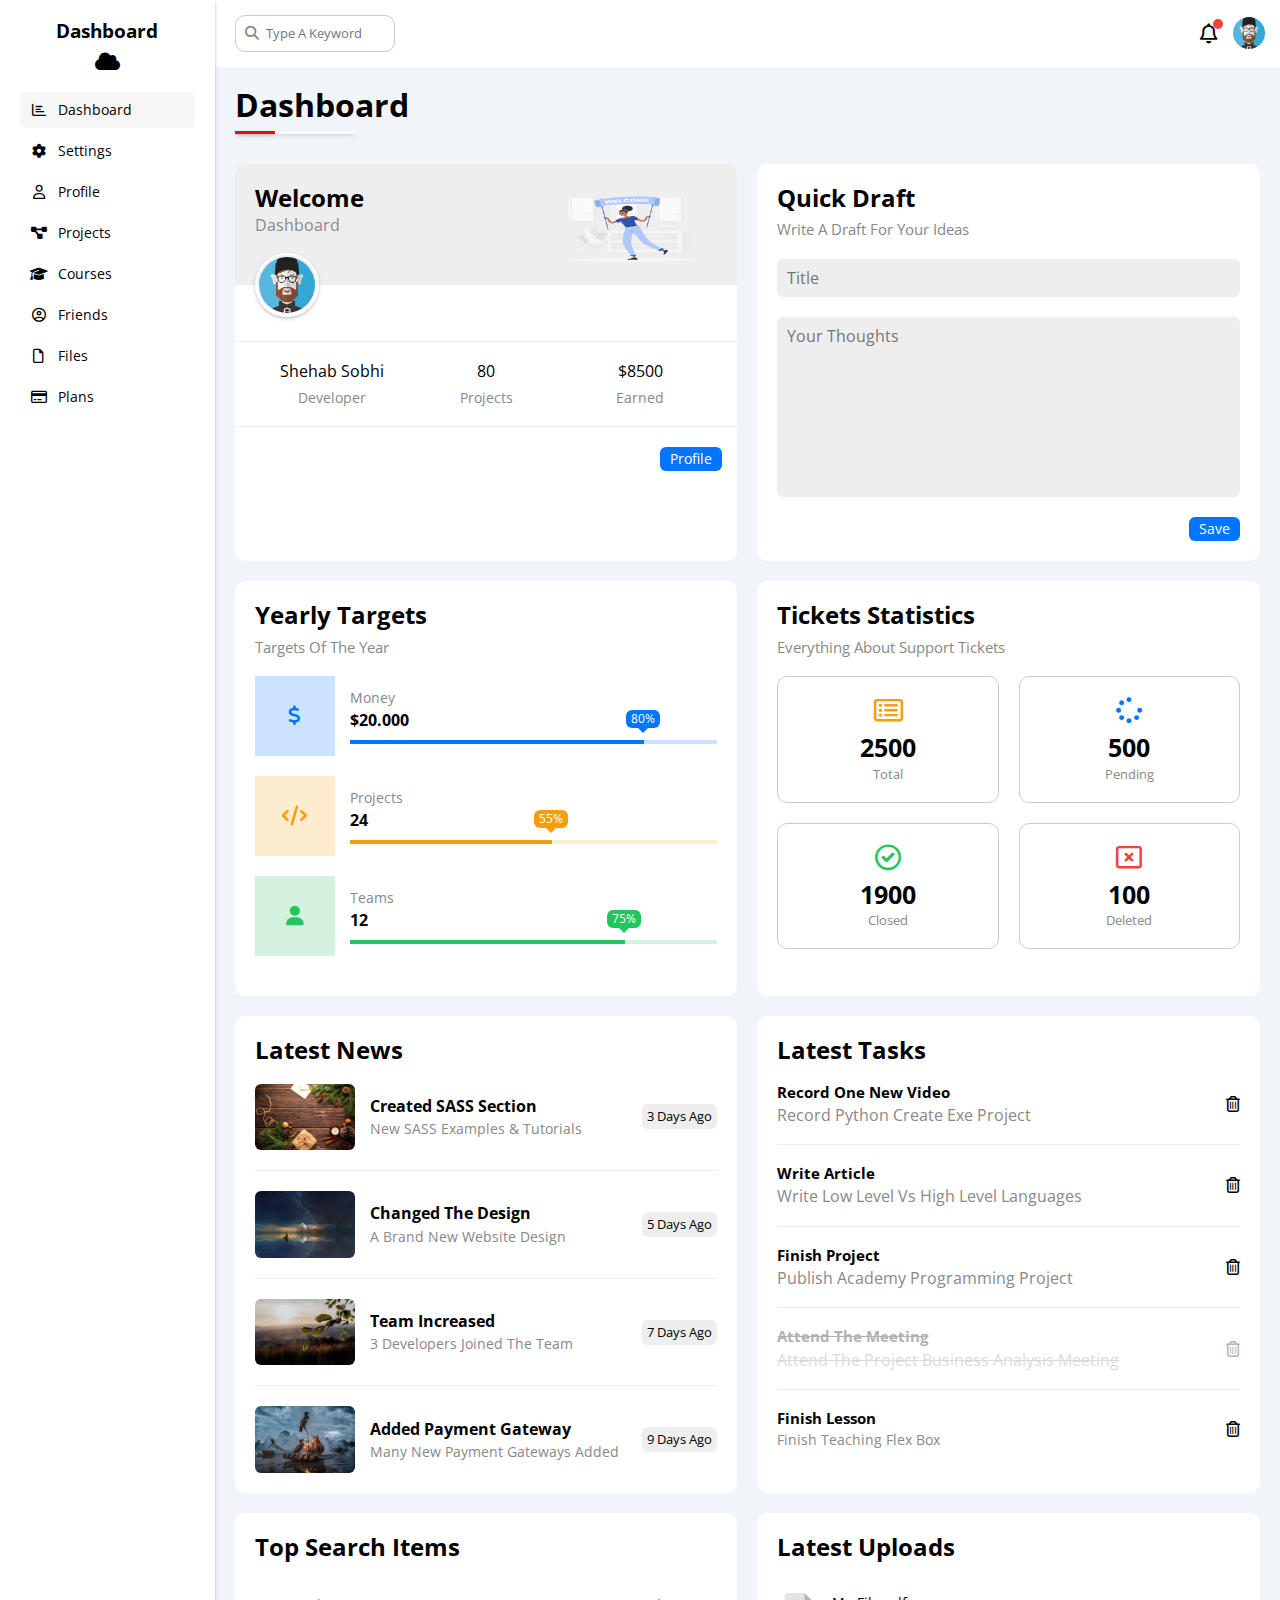
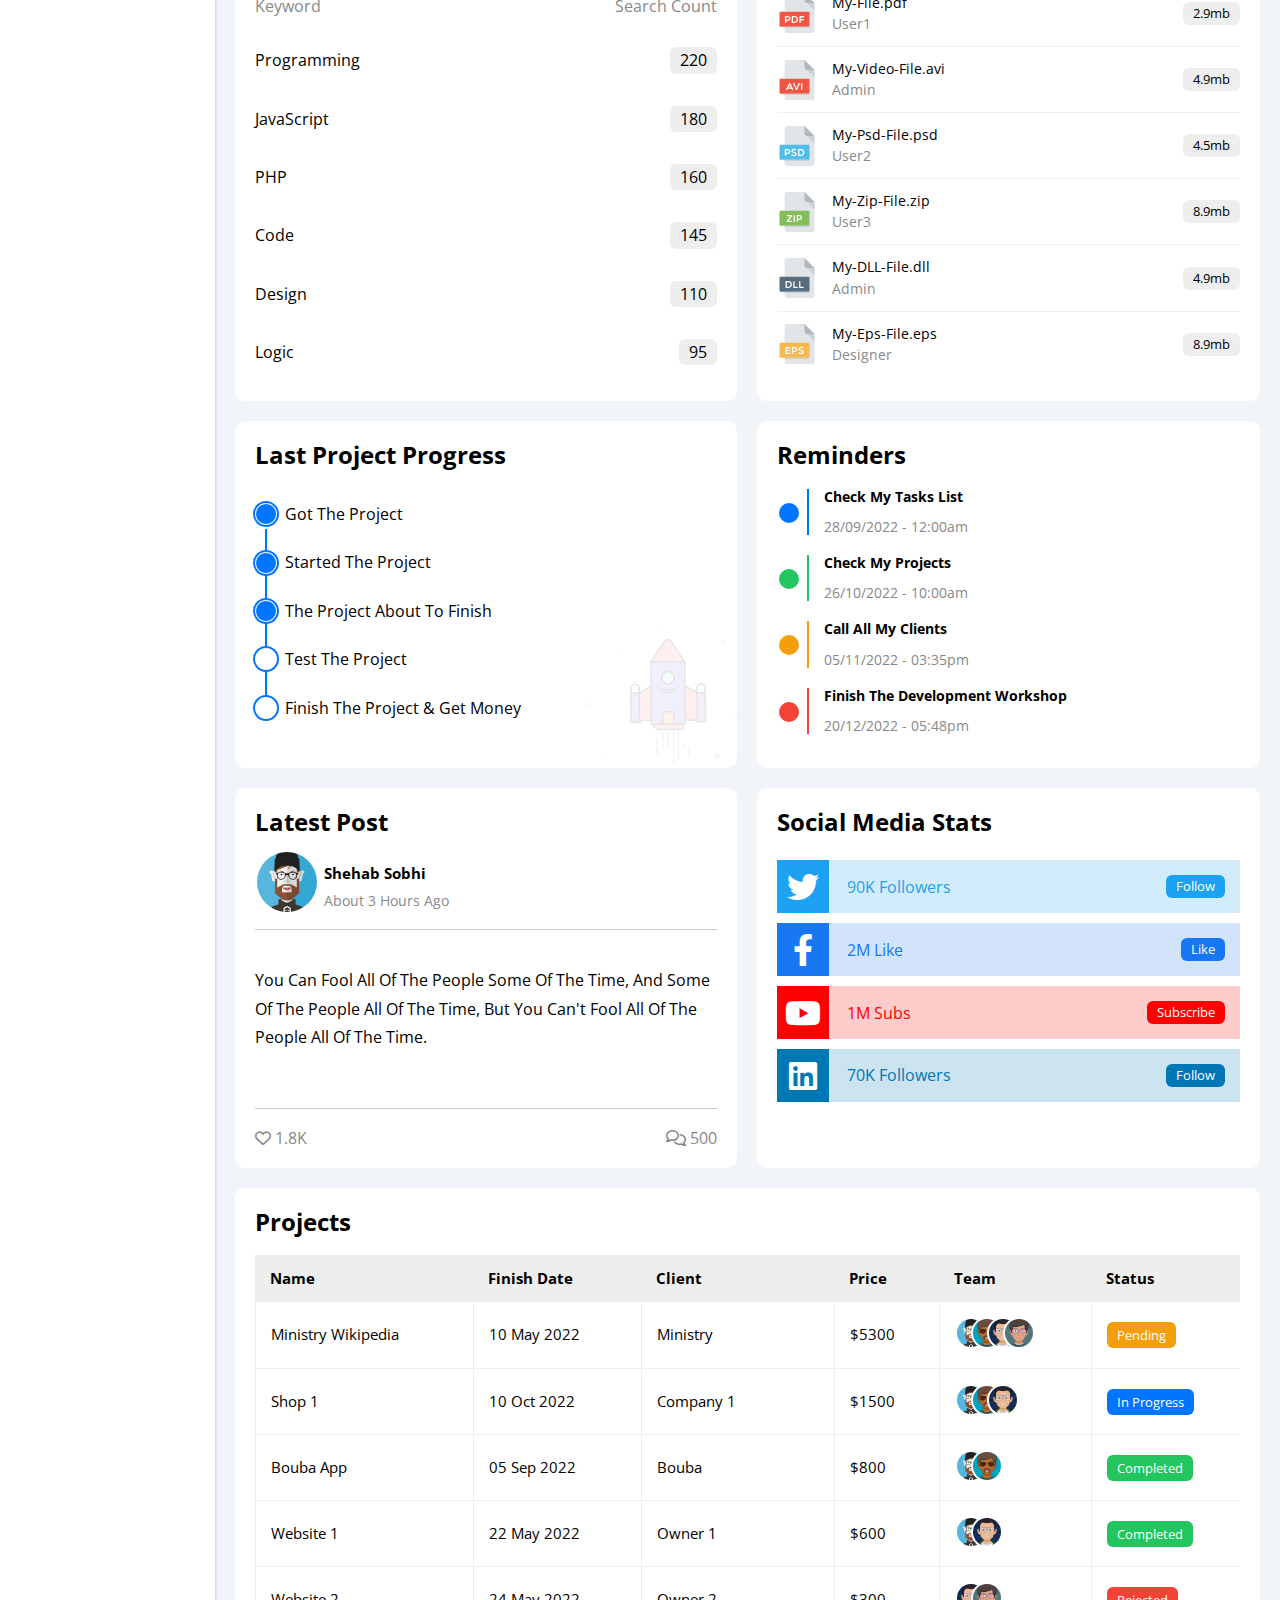
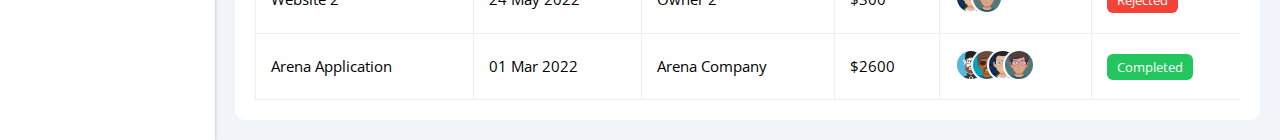
<file: index.html>
<!DOCTYPE html>
<html lang="en">
  <head>
    <meta charset="UTF-8" />
    <meta http-equiv="X-UA-Compatible" content="IE=edge" />
    <meta name="viewport" content="width=device-width, initial-scale=1.0" />
    <title>Dashboard</title>
    <!--Normalize CSS To Render Elements Normally-->
    <link rel="stylesheet" href="css/normalize.css" />
    <!--Font Awesome -->
    <link rel="stylesheet" href="css/all.min.css" />
    <!--Main Template CSS File- Keep it last css file to override all css files above-->
    <link rel="stylesheet" href="css/framework.css" />
    <link rel="stylesheet" href="css/style.css" />

    <!--Google Fonts (Open Sans)-->
    <link rel="preconnect" href="https://fonts.googleapis.com" />
    <link rel="preconnect" href="https://fonts.gstatic.com" crossorigin />
    <link
      href="https://fonts.googleapis.com/css2?family=Open+Sans:wght@300;500&display=swap"
      rel="stylesheet"
    />
    <!-- Website Fav Icon-->
    <link rel="icon" href="images/icon.png" />
  </head>
  <body>
    <div class="page d-flex">
      <div class="sidebar bg-white p-20 p-relative">
        <h3 class="p-relative txt-c mt-0">Dashboard</h3>
        <ul>
          <li>
            <a
              class="active d-flex align-center fs-14 c-black rad-6 p-10"
              href="index.html"
            >
              <i class="fa-regular fa-chart-bar fa-fw"></i>
              <span>Dashboard</span>
            </a>
          </li>
          <li>
            <a
              class="d-flex align-center fs-14 c-black rad-6 p-10"
              href="settings.html"
            >
              <i class="fa-solid fa-gear fa-fw"></i>
              <span>Settings</span>
            </a>
          </li>
          <li>
            <a
              class="d-flex align-center fs-14 c-black rad-6 p-10"
              href="profile.html"
            >
              <i class="fa-regular fa-user fa-fw"></i>
              <span>Profile</span>
            </a>
          </li>
          <li>
            <a
              class="d-flex align-center fs-14 c-black rad-6 p-10"
              href="projects.html"
            >
              <i class="fa-solid fa-diagram-project fa-fw"></i>
              <span>Projects</span>
            </a>
          </li>
          <li>
            <a
              class="d-flex align-center fs-14 c-black rad-6 p-10"
              href="courses.html"
            >
              <i class="fa-solid fa-graduation-cap fa-fw"></i>
              <span>Courses</span>
            </a>
          </li>
          <li>
            <a
              class="d-flex align-center fs-14 c-black rad-6 p-10"
              href="friends.html"
            >
              <i class="fa-regular fa-circle-user fa-fw"></i>
              <span>Friends</span>
            </a>
          </li>
          <li>
            <a
              class="d-flex align-center fs-14 c-black rad-6 p-10"
              href="files.html"
            >
              <i class="fa-regular fa-file fa-fw"></i>
              <span>Files</span>
            </a>
          </li>
          <li>
            <a
              class="d-flex align-center fs-14 c-black rad-6 p-10"
              href="plans.html"
            >
              <i class="fa-regular fa-credit-card fa-fw"></i>
              <span>Plans</span>
            </a>
          </li>
        </ul>
      </div>
      <div class="content w-full">
        <!--Start Head-->
        <div class="head bg-white p-15 between-flex">
          <div class="search p-relative">
            <input type="search" placeholder="Type A Keyword" class="p-10" />
          </div>
          <div class="icons d-flex align-center">
            <span class="notification p-relative">
              <i class="fa-regular fa-bell fa-lg"></i>
            </span>
            <img src="images/avatar-01.png" alt="avatar" />
          </div>
        </div>
        <!--End Head-->
        <h1 class="p-relative">Dashboard</h1>
        <!--Start Wrapper-->
        <div class="wrapper d-grid gap-20 ml-20 mr-20">
          <!--Start Welcome-->
          <div class="welcome bg-white rad-10 txt-c-mobile block-mobile">
            <div class="intro p-20 d-flex space-between bg-eee txt-c-mobile">
              <div>
                <h2 class="m-0">Welcome</h2>
                <p class="c-grey mt-5">Dashboard</p>
              </div>
              <img
                src="images/Welcome-rafikii.png"
                alt="welcome"
                class="hide-mobile"
              />
            </div>
            <img src="images/avatar-01.png" alt="avatar" class="avatar" />
            <div class="body txt-c d-flex p-20 mt-20 mb-20 block-mobile">
              <div>
                Shehab Sobhi
                <span class="d-block c-grey fs-14 mt-10">Developer</span>
              </div>
              <div>
                80 <span class="d-block c-grey fs-14 mt-10">Projects</span>
              </div>
              <div>
                $8500 <span class="d-block c-grey fs-14 mt-10">Earned</span>
              </div>
            </div>
            <a
              href="profile.html"
              class="visit d-block fs-14 rad-6 bg-blue c-white w-fit btn-shape"
              >Profile</a
            >
          </div>
          <!--End Welcome-->
          <!--Start Quick Draft-->
          <div class="quick-draft p-20 bg-white rad-10 txt-c-mobile">
            <h2 class="mt-0 mb-10">Quick Draft</h2>
            <p class="mt-0 mb-20 c-grey fs-15">Write A Draft For Your Ideas</p>
            <form>
              <input
                class="d-block mb-20 w-full p-10 b-none bg-eee rad-6 txt-c-mobile"
                type="text"
                placeholder="Title"
              />
              <textarea
                class="d-block mb-20 w-full p-10 b-none bg-eee rad-6 txt-c-mobile"
                placeholder="Your Thoughts"
              ></textarea>
              <input
                class="save d-block fs-14 bg-blue c-white b-none w-fit btn-shape"
                type="submit"
                value="Save"
              />
            </form>
          </div>
          <!--End Quick Draft-->
          <!--Start Yearly Targets-->
          <div class="targets p-20 bg-white rad-10">
            <div class="txt-c-mobile">
              <h2 class="mt-0 mb-10">Yearly Targets</h2>
              <p class="mt-0 mb-20 c-grey fs-15">Targets Of The Year</p>
            </div>
            <div class="targets-row mb-20 money-blue d-flex align-center">
              <div class="icon center-flex">
                <i class="fa-solid fa-dollar-sign fa-lg c-blue"></i>
              </div>
              <div class="details">
                <span class="fs-14 c-grey">Money</span>
                <span class="d-block mt-5 mb-10 fw-bold">$20.000</span>
                <div class="progress p-relative">
                  <span class="bg-blue money-blue" style="width: 80%">
                    <span class="bg-blue">80%</span>
                  </span>
                </div>
              </div>
            </div>
            <div class="targets-row mb-20 projects-orange d-flex align-center">
              <div class="icon center-flex">
                <i class="fa-solid fa-code fa-lg c-orange"></i>
              </div>
              <div class="details">
                <span class="fs-14 c-grey">Projects</span>
                <span class="d-block mt-5 mb-10 fw-bold">24</span>
                <div class="progress p-relative">
                  <span class="bg-orange projects-orange" style="width: 55%">
                    <span class="bg-orange">55%</span>
                  </span>
                </div>
              </div>
            </div>
            <div class="targets-row mb-20 team-green d-flex align-center">
              <div class="icon center-flex">
                <i class="fa-solid fa-user fa-lg c-green"></i>
              </div>
              <div class="details">
                <span class="fs-14 c-grey">Teams</span>
                <span class="d-block mt-5 mb-10 fw-bold">12</span>
                <div class="progress p-relative">
                  <span class="bg-green team-green" style="width: 75%">
                    <span class="bg-green">75%</span>
                  </span>
                </div>
              </div>
            </div>
          </div>
          <!--End Yearly Targets-->
          <!--Start Tickets Stats-->
          <div class="tickets p-20 bg-white rad-10 txt-c-mobile">
            <h2 class="mt-0 mb-10">Tickets Statistics</h2>
            <p class="mt-0 mb-20 c-grey fs-15">
              Everything About Support Tickets
            </p>
            <div class="d-flex txt-c gap-20 f-wrap">
              <div class="box p-20 rad-10 fs-13 c-grey">
                <i
                  class="fa-regular fa-rectangle-list fa-2x mb-10 c-orange"
                ></i>
                <span class="d-block c-black fw-bold fs-25 mb-5">2500</span>
                Total
              </div>
              <div class="box p-20 rad-10 fs-13 c-grey">
                <i class="fa-solid fa-spinner fa-2x mb-10 c-blue"></i>
                <span class="d-block c-black fw-bold fs-25 mb-5">500</span>
                Pending
              </div>
              <div class="box p-20 rad-10 fs-13 c-grey">
                <i class="fa-regular fa-circle-check fa-2x mb-10 c-green"></i>
                <span class="d-block c-black fw-bold fs-25 mb-5">1900</span>
                Closed
              </div>
              <div class="box p-20 rad-10 fs-13 c-grey">
                <i class="fa-regular fa-rectangle-xmark fa-2x mb-10 c-red"></i>
                <span class="d-block c-black fw-bold fs-25 mb-5">100</span>
                Deleted
              </div>
            </div>
          </div>
          <!--End Tickets Stats-->
          <!--Start Latest News-->
          <div class="news p-20 bg-white rad-10 txt-c-mobile">
            <h2 class="mt-0 mb-20">Latest News</h2>
            <div class="box d-flex mb-20 align-center">
              <img src="images/shuffle1.jpg" alt="news" />
              <div class="content-holder">
                <h3>Created SASS Section</h3>
                <p class="m-0 fs-14 c-grey">New SASS Examples & Tutorials</p>
              </div>
              <span class="bg-eee d-block c-black w-fit p-5 rad-6 fs-13"
                >3 Days Ago</span
              >
            </div>
            <div class="box d-flex mb-20 align-center">
              <img src="images/shuffle2.jpg" alt="news" />
              <div class="content-holder">
                <h3>Changed The Design</h3>
                <p class="m-0 fs-14 c-grey">A Brand New Website Design</p>
              </div>
              <span class="bg-eee d-block c-black w-fit p-5 rad-6 fs-13"
                >5 Days Ago</span
              >
            </div>
            <div class="box d-flex mb-20 align-center">
              <img src="images/shuffle3.jpg" alt="news" />
              <div class="content-holder">
                <h3>Team Increased</h3>
                <p class="m-0 fs-14 c-grey">3 Developers Joined The Team</p>
              </div>
              <span class="bg-eee d-block c-black w-fit p-5 rad-6 fs-13"
                >7 Days Ago</span
              >
            </div>
            <div class="box d-flex mb-0 align-center">
              <img src="images/shuffle4.jpg" alt="news" />
              <div class="content-holder">
                <h3>Added Payment Gateway</h3>
                <p class="m-0 fs-14 c-grey">Many New Payment Gateways Added</p>
              </div>
              <span class="bg-eee d-block c-black w-fit p-5 rad-6 fs-13"
                >9 Days Ago</span
              >
            </div>
          </div>
          <!--End Latest News-->
          <!--Start Latest Tasks-->
          <div class="tasks p-20 bg-white rad-10 txt-c-mobile">
            <h2 class="mt-0 mb-20">Latest Tasks</h2>
            <div class="box between-flex">
              <div class="content-holder">
                <h3 class="mt-0 mb-5 fs-15">Record One New Video</h3>
                <p class="m-0 c-grey">Record Python Create Exe Project</p>
              </div>

              <i class="fa-regular fa-trash-can delete"></i>
            </div>
            <div class="box between-flex">
              <div class="content-holder">
                <h3 class="mt-0 mb-5 fs-15">Write Article</h3>
                <p class="m-0 c-grey">
                  Write Low Level Vs High Level Languages
                </p>
              </div>

              <i class="fa-regular fa-trash-can delete"></i>
            </div>
            <div class="box between-flex">
              <div class="content-holder">
                <h3 class="mt-0 mb-5 fs-15">Finish Project</h3>
                <p class="m-0 c-grey">Publish Academy Programming Project</p>
              </div>

              <i class="fa-regular fa-trash-can delete"></i>
            </div>
            <div class="box between-flex">
              <div class="content-holder">
                <h3 class="mt-0 mb-5 fs-15">Attend The Meeting</h3>
                <p class="m-0 c-grey">
                  Attend The Project Business Analysis Meeting
                </p>
              </div>

              <i class="fa-regular fa-trash-can delete done"></i>
            </div>
            <div class="box between-flex">
              <div class="content-holder">
                <h3 class="mt-0 mb-5 fs-15">Finish Lesson</h3>
                <p class="m-0 fs-14 c-grey">Finish Teaching Flex Box</p>
              </div>

              <i class="fa-regular fa-trash-can delete"></i>
            </div>
          </div>
          <!--End Latest Tasks-->
          <!--Start Top Search-->
          <div class="top-search p-20 bg-white rad-10 txt-c-mobile">
            <h2 class="mt-0 mb-20">Top Search Items</h2>
            <div class="search-heading between-flex">
              <p class="c-grey fs-16">Keyword</p>
              <p class="c-grey fs-16">Search Count</p>
            </div>
            <div class="box between-flex">
              <p>Programming</p>
              <p class="btn-shape bg-eee c-black">220</p>
            </div>
            <div class="box between-flex">
              <p>JavaScript</p>
              <p class="btn-shape bg-eee c-black">180</p>
            </div>
            <div class="box between-flex">
              <p>PHP</p>
              <p class="btn-shape bg-eee c-black">160</p>
            </div>
            <div class="box between-flex">
              <p>Code</p>
              <p class="btn-shape bg-eee c-black">145</p>
            </div>
            <div class="box between-flex">
              <p>Design</p>
              <p class="btn-shape bg-eee c-black">110</p>
            </div>
            <div class="box between-flex">
              <p>Logic</p>
              <p class="btn-shape bg-eee c-black">95</p>
            </div>
          </div>
          <!--End Top Search-->
          <!--Start Latest Uploads-->
          <div class="latest-uploads p-20 bg-white rad-10 txt-c-mobile">
            <h2 class="mt-0 mb-20">Latest Uploads</h2>
            <div class="box between-flex">
              <img src="images/pdf.svg" alt="pdf-image" />
              <div class="content-holder">
                <p class="c-black fs-14 mb-0">My-File.pdf</p>
                <p class="c-grey fs-14 mt-5">User1</p>
              </div>
              <span class="btn-shape bg-eee fs-13">2.9mb</span>
            </div>
            <div class="box between-flex">
              <img src="images/avi.svg" alt="pdf-image" />
              <div class="content-holder">
                <p class="c-black fs-14 mb-0">My-Video-File.avi</p>
                <p class="c-grey fs-14 mt-5">Admin</p>
              </div>
              <span class="btn-shape bg-eee fs-13">4.9mb</span>
            </div>
            <div class="box between-flex">
              <img src="images/psd.svg" alt="pdf-image" />
              <div class="content-holder">
                <p class="c-black fs-14 mb-0">My-Psd-File.psd</p>
                <p class="c-grey fs-14 mt-5">User2</p>
              </div>
              <span class="btn-shape bg-eee fs-13">4.5mb</span>
            </div>
            <div class="box between-flex">
              <img src="images/zip.svg" alt="pdf-image" />
              <div class="content-holder">
                <p class="c-black fs-14 mb-0">My-Zip-File.zip</p>
                <p class="c-grey fs-14 mt-5">User3</p>
              </div>
              <span class="btn-shape bg-eee fs-13">8.9mb</span>
            </div>
            <div class="box between-flex">
              <img src="images/dll.svg" alt="pdf-image" />
              <div class="content-holder">
                <p class="c-black fs-14 mb-0">My-DLL-File.dll</p>
                <p class="c-grey fs-14 mt-5">Admin</p>
              </div>
              <span class="btn-shape bg-eee fs-13">4.9mb</span>
            </div>
            <div class="box between-flex">
              <img src="images/eps.svg" alt="pdf-image" />
              <div class="content-holder">
                <p class="c-black fs-14 mb-0">My-Eps-File.eps</p>
                <p class="c-grey fs-14 mt-5">Designer</p>
              </div>
              <span class="btn-shape bg-eee fs-13">8.9mb</span>
            </div>
          </div>
          <!--End Latest Uploads-->
          <!--Start Project Progress-->
          <div class="project-progress p-20 bg-white rad-10 p-relative">
            <h2 class="mt-0 mb-20">Last Project Progress</h2>
            <div class="box p-relative between-flex">
              <div class="content-holder">
                <p class="mb-30 ml-30 d-flex align-center">Got The Project</p>
                <p class="mb-30 ml-30 d-flex align-center">
                  Started The Project
                </p>
                <p class="mb-30 ml-30 d-flex align-center">
                  The Project About To Finish
                </p>
                <p class="mb-30 ml-30 d-flex align-center animated-paragraph">
                  Test The Project
                </p>
                <p class="mb-30 ml-30 d-flex align-center">
                  Finish The Project & Get Money
                </p>
              </div>
            </div>
            <img src="images/project.png" alt="project" />
          </div>
          <!--End Project Progress-->
          <!--Start Reminders-->
          <div class="reminders p-20 bg-white rad-10">
            <h2 class="mt-0 mb-20 center-flex-mobile">Reminders</h2>
            <div class="content-holder blue-reminder p-relative ml-30">
              <p class="c-black fs-14 mt-0 mb-5 fw-bold">Check My Tasks List</p>
              <p class="c-grey fs-14 mb-20">28/09/2022 - 12:00am</p>
            </div>
            <div class="content-holder green-reminder p-relative ml-30">
              <p class="c-black fs-14 mt-0 mb-5 fw-bold">Check My Projects</p>
              <p class="c-grey fs-14 mb-20">26/10/2022 - 10:00am</p>
            </div>
            <div class="content-holder orange-reminder p-relative ml-30">
              <p class="c-black fs-14 mt-0 mb-5 fw-bold">Call All My Clients</p>
              <p class="c-grey fs-14 mb-20">05/11/2022 - 03:35pm</p>
            </div>
            <div class="content-holder red-reminder p-relative ml-30">
              <p class="c-black fs-14 mt-0 mb-5 fw-bold">
                Finish The Development Workshop
              </p>
              <p class="c-grey fs-14">20/12/2022 - 05:48pm</p>
            </div>
          </div>
          <!--End Reminders-->
          <!--Start Latest Post-->
          <div class="latest-post p-20 bg-white rad-10 txt-c-mobile">
            <h2 class="mt-0 mb-30 center-flex-mobile">Latest Post</h2>
            <div class="box d-flex align-center">
              <img src="images/avatar-01.png" alt="avatar" />
              <div class="info">
                <h3 class="mt-0 mb-0 fs-15">Shehab Sobhi</h3>
                <p class="c-grey c-grey fs-14 mt-10 mb-20">About 3 Hours Ago</p>
              </div>
            </div>
            <div class="quote-holder pt-20 pb-20 mb-20 txt-c-mobile">
              <p>
                You Can Fool All Of The People Some Of The Time, And Some Of The
                People All Of The Time, But You Can't Fool All Of The People All
                Of The Time.
              </p>
            </div>
            <div class="interaction between-flex mt-20 pt-20 c-grey">
              <div>
                <i class="fa-regular fa-heart"></i>
                <span>1.8K</span>
              </div>
              <div>
                <i class="fa-regular fa-comments"></i>
                <span>500</span>
              </div>
            </div>
          </div>
          <!--End Latest Post-->
          <!--Start Social Media Stats-->
          <div class="social-media p-20 bg-white rad-10 p-relative">
            <h2 class="mt-0 mb-25">Social Media Stats</h2>
            <div class="box twitter p-15 p-relative mb-10 between-flex">
              <i
                class="fa-brands fa-twitter fa-2x c-white h-full center-flex"
              ></i>
              <span>90K Followers</span>
              <a class="fs-13 c-white btn-shape" href="#">Follow</a>
            </div>
            <div class="box facebook p-15 p-relative mb-10 between-flex">
              <i
                class="fa-brands fa-facebook-f fa-2x c-white h-full center-flex"
              ></i>
              <span>2M Like</span>
              <a class="fs-13 c-white btn-shape" href="#">Like</a>
            </div>
            <div class="box youtube p-15 p-relative mb-10 between-flex">
              <i
                class="fa-brands fa-youtube fa-2x c-white h-full center-flex"
              ></i>
              <span>1M Subs</span>
              <a class="fs-13 c-white btn-shape" href="#">Subscribe</a>
            </div>
            <div class="box linkedin p-15 p-relative between-flex">
              <i
                class="fa-brands fa-linkedin fa-2x c-white h-full center-flex"
              ></i>
              <span>70K Followers</span>
              <a class="fs-13 c-white btn-shape" href="#">Follow</a>
            </div>
          </div>
          <!--End Social Media Stats-->
        </div>
        <!--End Wrapper-->
        <!--Start Projects Table-->
        <div class="projects-table p-20 bg-white rad-10 m-20 d-grid">
          <h2 class="mt-0 mb-20">Projects</h2>
          <div class="responsive-table">
            <table class="fs-15 w-full">
              <thead>
                <tr>
                  <td>Name</td>
                  <td>Finish Date</td>
                  <td>Client</td>
                  <td>Price</td>
                  <td>Team</td>
                  <td>Status</td>
                </tr>
              </thead>
              <tbody>
                <tr>
                  <td>Ministry Wikipedia</td>
                  <td>10 May 2022</td>
                  <td>Ministry</td>
                  <td>$5300</td>
                  <td>
                    <img src="images/avatar-01.png" alt="avatar" />
                    <img src="images/avatar-02.png" alt="avatar" />
                    <img src="images/avatar-03.png" alt="avatar" />
                    <img src="images/avatar-04.png" alt="avatar" />
                  </td>
                  <td>
                    <span class="label btn-shape bg-orange c-white fs-13"
                      >Pending</span
                    >
                  </td>
                </tr>
                <tr>
                  <td>Shop 1</td>
                  <td>10 Oct 2022</td>
                  <td>Company 1</td>
                  <td>$1500</td>
                  <td>
                    <img src="images/avatar-01.png" alt="avatar" />
                    <img src="images/avatar-02.png" alt="avatar" />
                    <img src="images/avatar-03.png" alt="avatar" />
                  </td>
                  <td>
                    <span class="label btn-shape bg-blue c-white fs-13"
                      >In Progress</span
                    >
                  </td>
                </tr>
                <tr>
                  <td>Bouba App</td>
                  <td>05 Sep 2022</td>
                  <td>Bouba</td>
                  <td>$800</td>
                  <td>
                    <img src="images/avatar-01.png" alt="avatar" />
                    <img src="images/avatar-02.png" alt="avatar" />
                  </td>
                  <td>
                    <span class="label btn-shape bg-green c-white fs-13"
                      >Completed</span
                    >
                  </td>
                </tr>
                <tr>
                  <td>Website 1</td>
                  <td>22 May 2022</td>
                  <td>Owner 1</td>
                  <td>$600</td>
                  <td>
                    <img src="images/avatar-01.png" alt="avatar" />
                    <img src="images/avatar-03.png" alt="avatar" />
                  </td>
                  <td>
                    <span class="label btn-shape bg-green c-white fs-13"
                      >Completed</span
                    >
                  </td>
                </tr>
                <tr>
                  <td>Website 2</td>
                  <td>24 May 2022</td>
                  <td>Owner 2</td>
                  <td>$300</td>
                  <td>
                    <img src="images/avatar-03.png" alt="avatar" />
                    <img src="images/avatar-04.png" alt="avatar" />
                  </td>
                  <td>
                    <span class="label btn-shape bg-red c-white fs-13"
                      >Rejected</span
                    >
                  </td>
                </tr>
                <tr>
                  <td>Arena Application</td>
                  <td>01 Mar 2022</td>
                  <td>Arena Company</td>
                  <td>$2600</td>
                  <td>
                    <img src="images/avatar-01.png" alt="avatar" />
                    <img src="images/avatar-02.png" alt="avatar" />
                    <img src="images/avatar-03.png" alt="avatar" />
                    <img src="images/avatar-04.png" alt="avatar" />
                  </td>
                  <td>
                    <span class="label btn-shape bg-green c-white fs-13"
                      >Completed</span
                    >
                  </td>
                </tr>
              </tbody>
            </table>
          </div>
        </div>
        <!--End Projects Table-->
      </div>
      <!--End Content-->
    </div>
    <!--End Page-->
  </body>
</html>
</file>
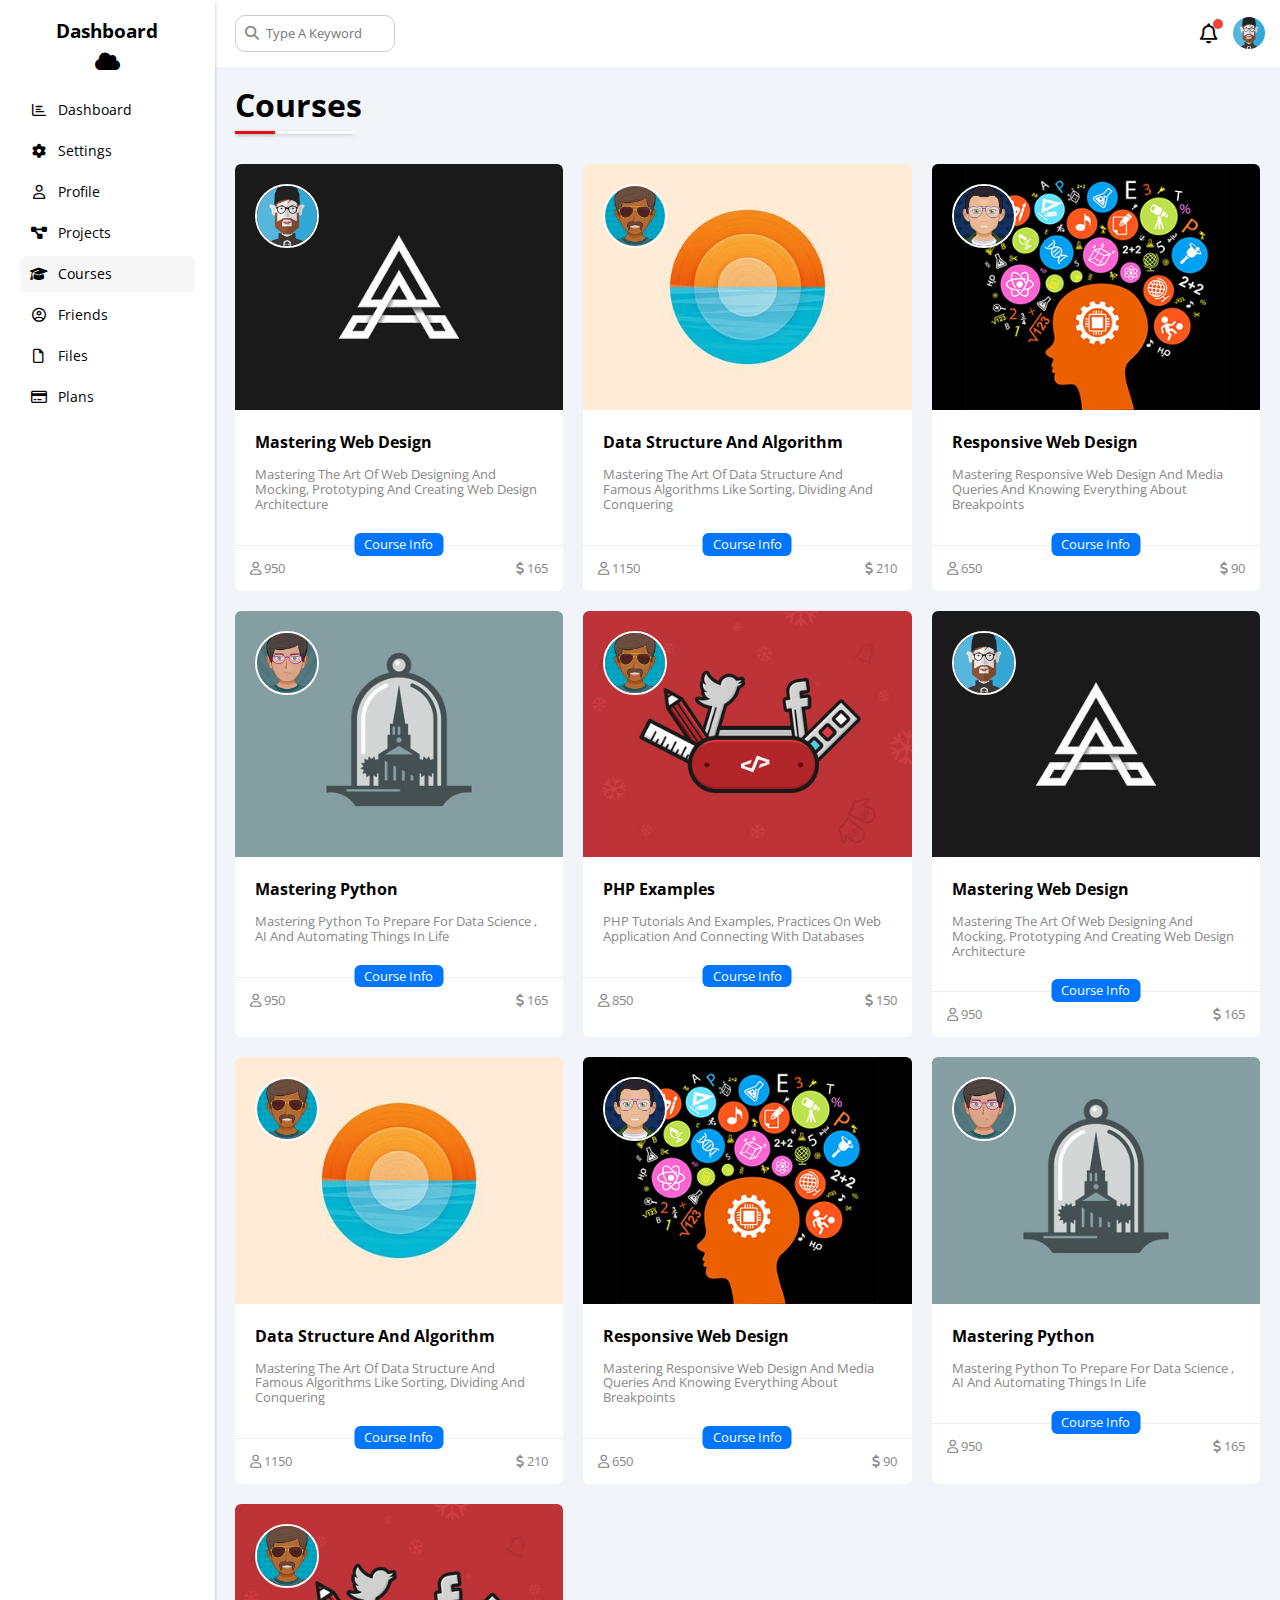
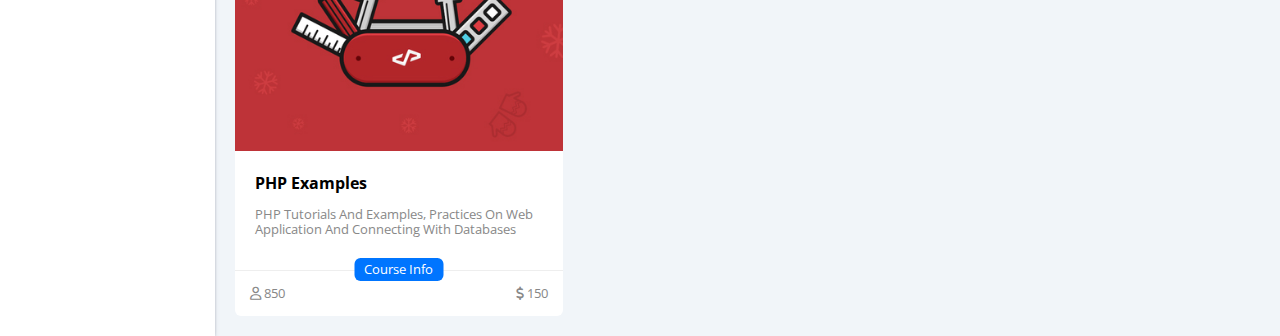
<file: courses.html>
<!DOCTYPE html>
<html lang="en">
  <head>
    <meta charset="UTF-8" />
    <meta http-equiv="X-UA-Compatible" content="IE=edge" />
    <meta name="viewport" content="width=device-width, initial-scale=1.0" />
    <title>Dashboard Courses</title>
    <!--Normalize CSS To Render Elements Normally-->
    <link rel="stylesheet" href="css/normalize.css" />
    <!--Font Awesome -->
    <link rel="stylesheet" href="css/all.min.css" />
    <!--Main Template CSS File- Keep it last css file to override all css files above-->
    <link rel="stylesheet" href="css/framework.css" />
    <link rel="stylesheet" href="css/style.css" />

    <!--Google Fonts (Open Sans)-->
    <link rel="preconnect" href="https://fonts.googleapis.com" />
    <link rel="preconnect" href="https://fonts.gstatic.com" crossorigin />
    <link
      href="https://fonts.googleapis.com/css2?family=Open+Sans:wght@300;500&display=swap"
      rel="stylesheet"
    />
    <!-- Website Fav Icon-->
    <link rel="icon" href="images/icon.png" />
  </head>
  <body>
    <div class="page d-flex">
      <div class="sidebar bg-white p-20 p-relative">
        <h3 class="p-relative txt-c mt-0">Dashboard</h3>
        <ul>
          <li>
            <a
              class="d-flex align-center fs-14 c-black rad-6 p-10"
              href="index.html"
            >
              <i class="fa-regular fa-chart-bar fa-fw"></i>
              <span>Dashboard</span>
            </a>
          </li>
          <li>
            <a
              class="d-flex align-center fs-14 c-black rad-6 p-10"
              href="settings.html"
            >
              <i class="fa-solid fa-gear fa-fw"></i>
              <span>Settings</span>
            </a>
          </li>
          <li>
            <a
              class="d-flex align-center fs-14 c-black rad-6 p-10"
              href="profile.html"
            >
              <i class="fa-regular fa-user fa-fw"></i>
              <span>Profile</span>
            </a>
          </li>
          <li>
            <a
              class="d-flex align-center fs-14 c-black rad-6 p-10"
              href="projects.html"
            >
              <i class="fa-solid fa-diagram-project fa-fw"></i>
              <span>Projects</span>
            </a>
          </li>
          <li>
            <a
              class="active d-flex align-center fs-14 c-black rad-6 p-10"
              href="courses.html"
            >
              <i class="fa-solid fa-graduation-cap fa-fw"></i>
              <span>Courses</span>
            </a>
          </li>
          <li>
            <a
              class="d-flex align-center fs-14 c-black rad-6 p-10"
              href="friends.html"
            >
              <i class="fa-regular fa-circle-user fa-fw"></i>
              <span>Friends</span>
            </a>
          </li>
          <li>
            <a
              class="d-flex align-center fs-14 c-black rad-6 p-10"
              href="files.html"
            >
              <i class="fa-regular fa-file fa-fw"></i>
              <span>Files</span>
            </a>
          </li>
          <li>
            <a
              class="d-flex align-center fs-14 c-black rad-6 p-10"
              href="plans.html"
            >
              <i class="fa-regular fa-credit-card fa-fw"></i>
              <span>Plans</span>
            </a>
          </li>
        </ul>
      </div>
      <div class="content w-full">
        <!--Start Head-->
        <div class="head bg-white p-15 between-flex">
          <div class="search p-relative">
            <input type="search" placeholder="Type A Keyword" class="p-10" />
          </div>
          <div class="icons d-flex align-center">
            <span class="notification p-relative">
              <i class="fa-regular fa-bell fa-lg"></i>
            </span>
            <img src="images/avatar-01.png" alt="avatar" />
          </div>
        </div>
        <!--End Head-->
        <h1 class="p-relative">Courses</h1>
        <div class="wrapper courses-page d-grid gap-20 ml-20 mr-20">
          <div class="box bg-white rad-6 p-relative">
            <img class="cover" src="images/course-01.jpg" alt="course" />
            <img
              class="instructor"
              src="images/avatar-01.png"
              alt="instructor"
            />
            <div class="p-20">
              <h4 class="m-0">Mastering Web Design</h4>
              <p class="description c-grey mt-15 fs-13">
                Mastering The Art Of Web Designing And Mocking, Prototyping And
                Creating Web Design Architecture
              </p>
            </div>
            <div class="info p-15 p-relative between-flex">
              <span class="title bg-blue btn-shape c-white">Course Info</span>
              <span class="c-grey">
                <i class="fa-regular fa-user"></i>
                950
              </span>
              <span class="c-grey">
                <i class="fa-solid fa-dollar-sign"></i>
                165
              </span>
            </div>
          </div>
          <div class="box bg-white rad-6 p-relative">
            <img class="cover" src="images/course-03.jpg" alt="course" />
            <img
              class="instructor"
              src="images/avatar-02.png"
              alt="instructor"
            />
            <div class="p-20">
              <h4 class="m-0">Data Structure And Algorithm</h4>
              <p class="description c-grey mt-15 fs-13">
                Mastering The Art Of Data Structure And Famous Algorithms Like
                Sorting, Dividing And Conquering
              </p>
            </div>
            <div class="info p-15 p-relative between-flex">
              <span class="title bg-blue btn-shape c-white">Course Info</span>
              <span class="c-grey">
                <i class="fa-regular fa-user"></i>
                1150
              </span>
              <span class="c-grey">
                <i class="fa-solid fa-dollar-sign"></i>
                210
              </span>
            </div>
          </div>
          <div class="box bg-white rad-6 p-relative">
            <img class="cover" src="images/course-02.jpg" alt="course" />
            <img
              class="instructor"
              src="images/avatar-03.png"
              alt="instructor"
            />
            <div class="p-20">
              <h4 class="m-0">Responsive Web Design</h4>
              <p class="description c-grey mt-15 fs-13">
                Mastering Responsive Web Design And Media Queries And Knowing
                Everything About Breakpoints
              </p>
            </div>
            <div class="info p-15 p-relative between-flex">
              <span class="title bg-blue btn-shape c-white">Course Info</span>
              <span class="c-grey">
                <i class="fa-regular fa-user"></i>
                650
              </span>
              <span class="c-grey">
                <i class="fa-solid fa-dollar-sign"></i>
                90
              </span>
            </div>
          </div>
          <div class="box bg-white rad-6 p-relative">
            <img class="cover" src="images/course-04.jpg" alt="course" />
            <img
              class="instructor"
              src="images/avatar-04.png"
              alt="instructor"
            />
            <div class="p-20">
              <h4 class="m-0">Mastering Python</h4>
              <p class="description c-grey mt-15 fs-13">
                Mastering Python To Prepare For Data Science , AI And Automating
                Things In Life
              </p>
            </div>
            <div class="info p-15 p-relative between-flex">
              <span class="title bg-blue btn-shape c-white">Course Info</span>
              <span class="c-grey">
                <i class="fa-regular fa-user"></i>
                950
              </span>
              <span class="c-grey">
                <i class="fa-solid fa-dollar-sign"></i>
                165
              </span>
            </div>
          </div>
          <div class="box bg-white rad-6 p-relative">
            <img class="cover" src="images/course-05.jpg" alt="course" />
            <img
              class="instructor"
              src="images/avatar-02.png"
              alt="instructor"
            />
            <div class="p-20">
              <h4 class="m-0">PHP Examples</h4>
              <p class="description c-grey mt-15 fs-13">
                PHP Tutorials And Examples, Practices On Web Application And
                Connecting With Databases
              </p>
            </div>
            <div class="info p-15 p-relative between-flex">
              <span class="title bg-blue btn-shape c-white">Course Info</span>
              <span class="c-grey">
                <i class="fa-regular fa-user"></i>
                850
              </span>
              <span class="c-grey">
                <i class="fa-solid fa-dollar-sign"></i>
                150
              </span>
            </div>
          </div>
          <div class="box bg-white rad-6 p-relative">
            <img class="cover" src="images/course-01.jpg" alt="course" />
            <img
              class="instructor"
              src="images/avatar-01.png"
              alt="instructor"
            />
            <div class="p-20">
              <h4 class="m-0">Mastering Web Design</h4>
              <p class="description c-grey mt-15 fs-13">
                Mastering The Art Of Web Designing And Mocking, Prototyping And
                Creating Web Design Architecture
              </p>
            </div>
            <div class="info p-15 p-relative between-flex">
              <span class="title bg-blue btn-shape c-white">Course Info</span>
              <span class="c-grey">
                <i class="fa-regular fa-user"></i>
                950
              </span>
              <span class="c-grey">
                <i class="fa-solid fa-dollar-sign"></i>
                165
              </span>
            </div>
          </div>
          <div class="box bg-white rad-6 p-relative">
            <img class="cover" src="images/course-03.jpg" alt="course" />
            <img
              class="instructor"
              src="images/avatar-02.png"
              alt="instructor"
            />
            <div class="p-20">
              <h4 class="m-0">Data Structure And Algorithm</h4>
              <p class="description c-grey mt-15 fs-13">
                Mastering The Art Of Data Structure And Famous Algorithms Like
                Sorting, Dividing And Conquering
              </p>
            </div>
            <div class="info p-15 p-relative between-flex">
              <span class="title bg-blue btn-shape c-white">Course Info</span>
              <span class="c-grey">
                <i class="fa-regular fa-user"></i>
                1150
              </span>
              <span class="c-grey">
                <i class="fa-solid fa-dollar-sign"></i>
                210
              </span>
            </div>
          </div>
          <div class="box bg-white rad-6 p-relative">
            <img class="cover" src="images/course-02.jpg" alt="course" />
            <img
              class="instructor"
              src="images/avatar-03.png"
              alt="instructor"
            />
            <div class="p-20">
              <h4 class="m-0">Responsive Web Design</h4>
              <p class="description c-grey mt-15 fs-13">
                Mastering Responsive Web Design And Media Queries And Knowing
                Everything About Breakpoints
              </p>
            </div>
            <div class="info p-15 p-relative between-flex">
              <span class="title bg-blue btn-shape c-white">Course Info</span>
              <span class="c-grey">
                <i class="fa-regular fa-user"></i>
                650
              </span>
              <span class="c-grey">
                <i class="fa-solid fa-dollar-sign"></i>
                90
              </span>
            </div>
          </div>
          <div class="box bg-white rad-6 p-relative">
            <img class="cover" src="images/course-04.jpg" alt="course" />
            <img
              class="instructor"
              src="images/avatar-04.png"
              alt="instructor"
            />
            <div class="p-20">
              <h4 class="m-0">Mastering Python</h4>
              <p class="description c-grey mt-15 fs-13">
                Mastering Python To Prepare For Data Science , AI And Automating
                Things In Life
              </p>
            </div>
            <div class="info p-15 p-relative between-flex">
              <span class="title bg-blue btn-shape c-white">Course Info</span>
              <span class="c-grey">
                <i class="fa-regular fa-user"></i>
                950
              </span>
              <span class="c-grey">
                <i class="fa-solid fa-dollar-sign"></i>
                165
              </span>
            </div>
          </div>
          <div class="box bg-white rad-6 p-relative">
            <img class="cover" src="images/course-05.jpg" alt="course" />
            <img
              class="instructor"
              src="images/avatar-02.png"
              alt="instructor"
            />
            <div class="p-20">
              <h4 class="m-0">PHP Examples</h4>
              <p class="description c-grey mt-15 fs-13">
                PHP Tutorials And Examples, Practices On Web Application And
                Connecting With Databases
              </p>
            </div>
            <div class="info p-15 p-relative between-flex">
              <span class="title bg-blue btn-shape c-white">Course Info</span>
              <span class="c-grey">
                <i class="fa-regular fa-user"></i>
                850
              </span>
              <span class="c-grey">
                <i class="fa-solid fa-dollar-sign"></i>
                150
              </span>
            </div>
          </div>
        </div>
      </div>
      <!--End Content-->
    </div>
    <!--End Page-->
  </body>
</html>
</file>
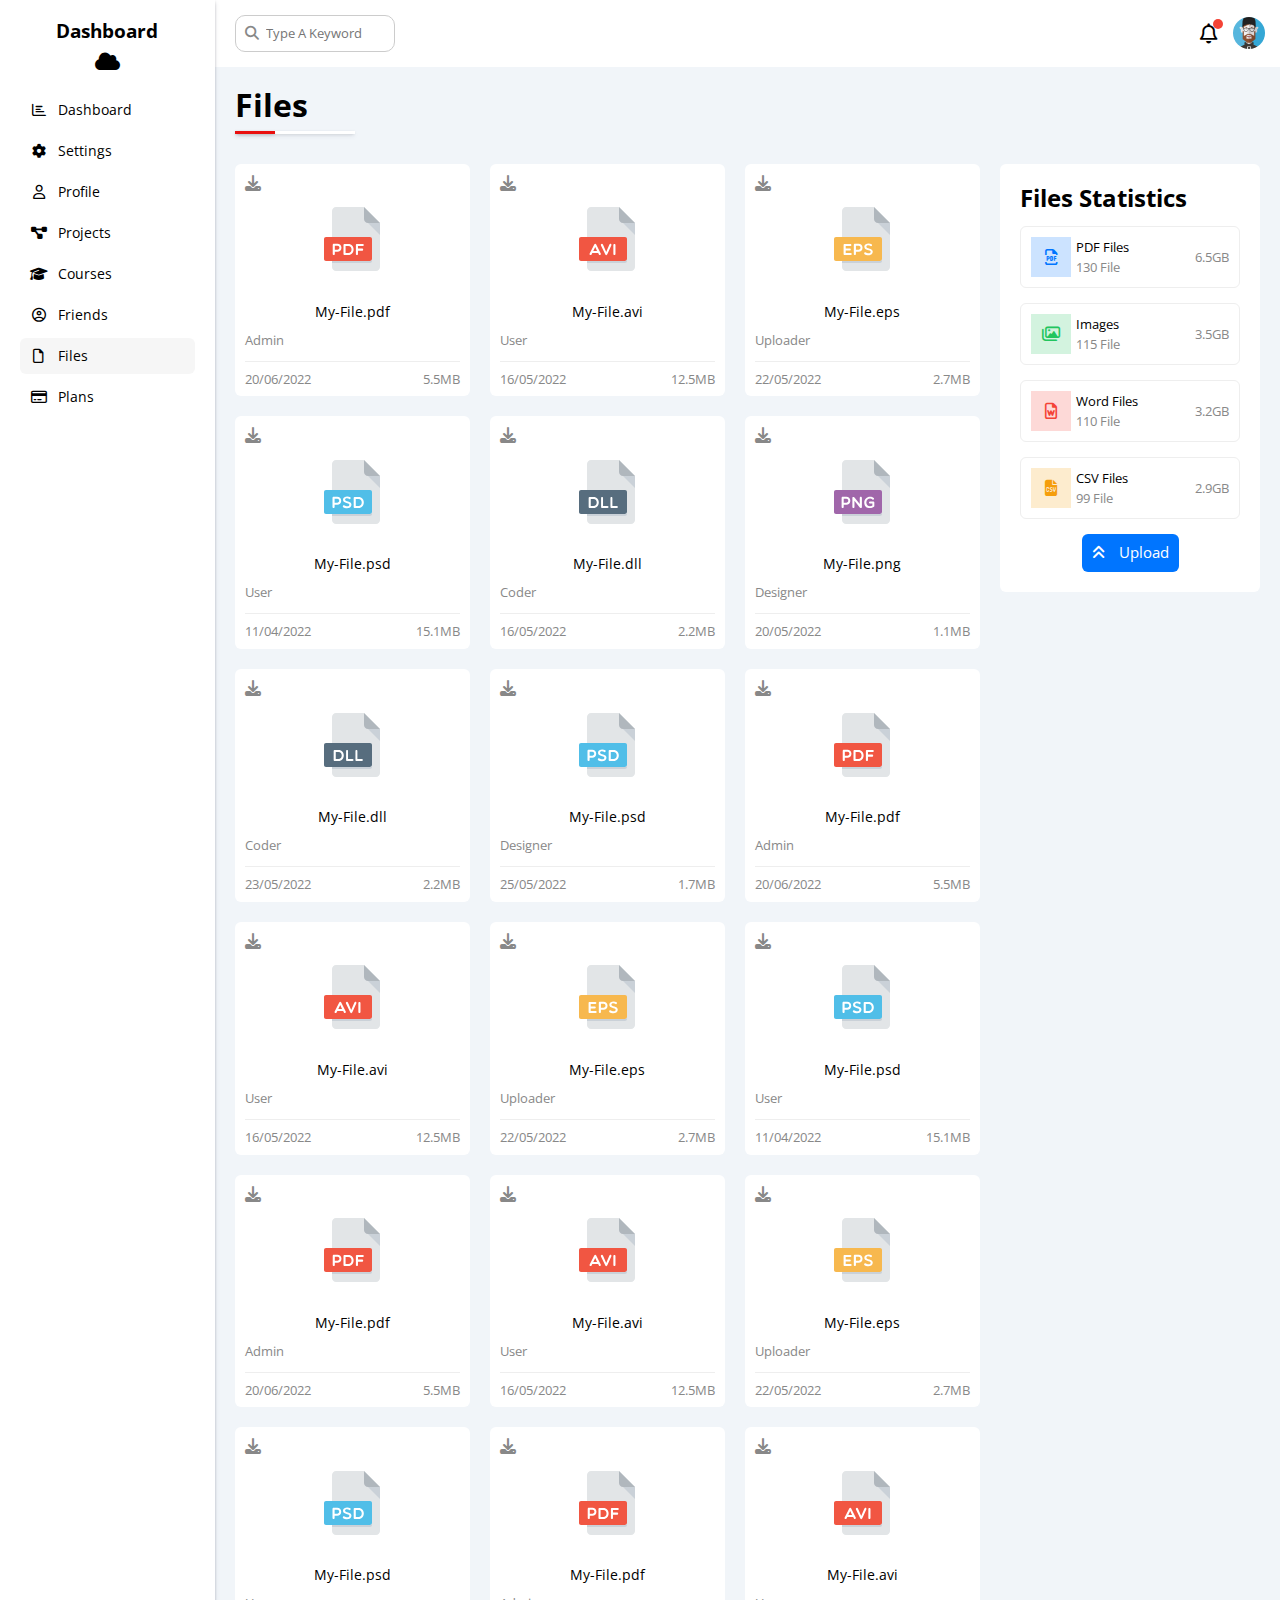
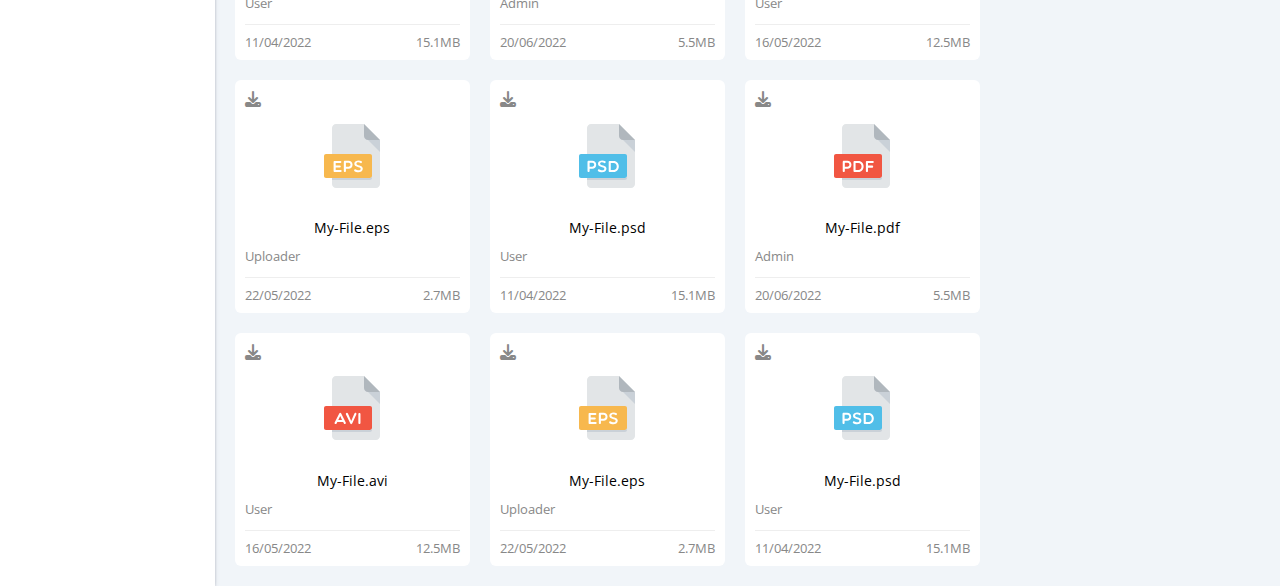
<file: files.html>
<!DOCTYPE html>
<html lang="en">
  <head>
    <meta charset="UTF-8" />
    <meta http-equiv="X-UA-Compatible" content="IE=edge" />
    <meta name="viewport" content="width=device-width, initial-scale=1.0" />
    <title>Dashboard Files</title>
    <!--Normalize CSS To Render Elements Normally-->
    <link rel="stylesheet" href="css/normalize.css" />
    <!--Font Awesome -->
    <link rel="stylesheet" href="css/all.min.css" />
    <!--Main Template CSS File- Keep it last css file to override all css files above-->
    <link rel="stylesheet" href="css/framework.css" />
    <link rel="stylesheet" href="css/style.css" />

    <!--Google Fonts (Open Sans)-->
    <link rel="preconnect" href="https://fonts.googleapis.com" />
    <link rel="preconnect" href="https://fonts.gstatic.com" crossorigin />
    <link
      href="https://fonts.googleapis.com/css2?family=Open+Sans:wght@300;500&display=swap"
      rel="stylesheet"
    />
    <!-- Website Fav Icon-->
    <link rel="icon" href="images/icon.png" />
  </head>
  <body>
    <div class="page d-flex">
      <div class="sidebar bg-white p-20 p-relative">
        <h3 class="p-relative txt-c mt-0">Dashboard</h3>
        <ul>
          <li>
            <a
              class="d-flex align-center fs-14 c-black rad-6 p-10"
              href="index.html"
            >
              <i class="fa-regular fa-chart-bar fa-fw"></i>
              <span>Dashboard</span>
            </a>
          </li>
          <li>
            <a
              class="d-flex align-center fs-14 c-black rad-6 p-10"
              href="settings.html"
            >
              <i class="fa-solid fa-gear fa-fw"></i>
              <span>Settings</span>
            </a>
          </li>
          <li>
            <a
              class="d-flex align-center fs-14 c-black rad-6 p-10"
              href="profile.html"
            >
              <i class="fa-regular fa-user fa-fw"></i>
              <span>Profile</span>
            </a>
          </li>
          <li>
            <a
              class="d-flex align-center fs-14 c-black rad-6 p-10"
              href="projects.html"
            >
              <i class="fa-solid fa-diagram-project fa-fw"></i>
              <span>Projects</span>
            </a>
          </li>
          <li>
            <a
              class="d-flex align-center fs-14 c-black rad-6 p-10"
              href="courses.html"
            >
              <i class="fa-solid fa-graduation-cap fa-fw"></i>
              <span>Courses</span>
            </a>
          </li>
          <li>
            <a
              class="d-flex align-center fs-14 c-black rad-6 p-10"
              href="friends.html"
            >
              <i class="fa-regular fa-circle-user fa-fw"></i>
              <span>Friends</span>
            </a>
          </li>
          <li>
            <a
              class="active d-flex align-center fs-14 c-black rad-6 p-10"
              href="files.html"
            >
              <i class="fa-regular fa-file fa-fw"></i>
              <span>Files</span>
            </a>
          </li>
          <li>
            <a
              class="d-flex align-center fs-14 c-black rad-6 p-10"
              href="plans.html"
            >
              <i class="fa-regular fa-credit-card fa-fw"></i>
              <span>Plans</span>
            </a>
          </li>
        </ul>
      </div>
      <div class="content w-full">
        <!--Start Head-->
        <div class="head bg-white p-15 between-flex">
          <div class="search p-relative">
            <input type="search" placeholder="Type A Keyword" class="p-10" />
          </div>
          <div class="icons d-flex align-center">
            <span class="notification p-relative">
              <i class="fa-regular fa-bell fa-lg"></i>
            </span>
            <img src="images/avatar-01.png" alt="avatar" />
          </div>
        </div>
        <!--End Head-->
        <h1 class="p-relative">Files</h1>
        <div class="files-page d-flex m-20 gap-20">
          <div class="files-stats rad-6 p-20 bg-white p-relative">
            <h2 class="mt-0 mb-15 txt-c-mobile">Files Statistics</h2>
            <div class="stats d-flex align-center p-10 rad-6 mb-15 fs-13">
              <i
                class="fa-regular fa-file-pdf fa-lg blue center-flex c-blue icon"
              ></i>
              <div class="info">
                <span>PDF Files</span>
                <span class="c-grey d-block mt-5 fs-13">130 File</span>
              </div>
              <div class="size c-grey">6.5GB</div>
            </div>
            <div class="stats d-flex align-center p-10 rad-6 mb-15 fs-13">
              <i
                class="fa-regular fa-images fa-lg green center-flex c-green icon"
              ></i>
              <div class="info">
                <span>Images</span>
                <span class="c-grey d-block mt-5 fs-13">115 File</span>
              </div>
              <div class="size c-grey">3.5GB</div>
            </div>
            <div class="stats d-flex align-center p-10 rad-6 mb-15 fs-13">
              <i
                class="fa-regular fa-file-word fa-lg red center-flex c-red icon"
              ></i>
              <div class="info">
                <span>Word Files</span>
                <span class="c-grey d-block mt-5 fs-13">110 File</span>
              </div>
              <div class="size c-grey">3.2GB</div>
            </div>
            <div class="stats d-flex align-center p-10 rad-6 mb-15 fs-13">
              <i
                class="fa-solid fa-file-csv fa-lg orange center-flex c-orange icon"
              ></i>
              <div class="info">
                <span>CSV Files</span>
                <span class="c-grey d-block mt-5 fs-13">99 File</span>
              </div>
              <div class="size c-grey">2.9GB</div>
            </div>
            <a class="upload bg-blue c-white btn-shape" href="#">
              <i class="fa-solid fa-angles-up mr-10"></i>
              Upload</a
            >
          </div>
          <div class="files-container d-grid gap-20">
            <div class="box rad-6 p-10 bg-white p-relative">
              <i class="fa-solid fa-download c-grey p-absolute"></i>
              <div class="info txt-c">
                <img class="mt-15 mb-15" src="images/pdf.svg" alt="pdf" />
                <p class="fs-14 mb-10">My-File.pdf</p>
              </div>
              <p class="fs-13 c-grey">Admin</p>
              <div class="data between-flex mt-10 pt-10 fs-13 c-grey">
                <span>20/06/2022</span>
                <span>5.5MB</span>
              </div>
            </div>
            <div class="box rad-6 p-10 bg-white p-relative">
              <i class="fa-solid fa-download c-grey p-absolute"></i>
              <div class="info txt-c">
                <img class="mt-15 mb-15" src="images/avi.svg" alt="avi" />
                <p class="fs-14 mb-10">My-File.avi</p>
              </div>
              <p class="fs-13 c-grey">User</p>
              <div class="data between-flex mt-10 pt-10 fs-13 c-grey">
                <span>16/05/2022</span>
                <span>12.5MB</span>
              </div>
            </div>
            <div class="box rad-6 p-10 bg-white p-relative">
              <i class="fa-solid fa-download c-grey p-absolute"></i>
              <div class="info txt-c">
                <img class="mt-15 mb-15" src="images/eps.svg" alt="pdf" />
                <p class="fs-14 mb-10">My-File.eps</p>
              </div>
              <p class="fs-13 c-grey">Uploader</p>
              <div class="data between-flex mt-10 pt-10 fs-13 c-grey">
                <span>22/05/2022</span>
                <span>2.7MB</span>
              </div>
            </div>
            <div class="box rad-6 p-10 bg-white p-relative">
              <i class="fa-solid fa-download c-grey p-absolute"></i>
              <div class="info txt-c">
                <img class="mt-15 mb-15" src="images/psd.svg" alt="pdf" />
                <p class="fs-14 mb-10">My-File.psd</p>
              </div>
              <p class="fs-13 c-grey">User</p>
              <div class="data between-flex mt-10 pt-10 fs-13 c-grey">
                <span>11/04/2022</span>
                <span>15.1MB</span>
              </div>
            </div>
            <div class="box rad-6 p-10 bg-white p-relative">
              <i class="fa-solid fa-download c-grey p-absolute"></i>
              <div class="info txt-c">
                <img class="mt-15 mb-15" src="images/dll.svg" alt="pdf" />
                <p class="fs-14 mb-10">My-File.dll</p>
              </div>
              <p class="fs-13 c-grey">Coder</p>
              <div class="data between-flex mt-10 pt-10 fs-13 c-grey">
                <span>16/05/2022</span>
                <span>2.2MB</span>
              </div>
            </div>
            <div class="box rad-6 p-10 bg-white p-relative">
              <i class="fa-solid fa-download c-grey p-absolute"></i>
              <div class="info txt-c">
                <img class="mt-15 mb-15" src="images/png.svg" alt="avi" />
                <p class="fs-14 mb-10">My-File.png</p>
              </div>
              <p class="fs-13 c-grey">Designer</p>
              <div class="data between-flex mt-10 pt-10 fs-13 c-grey">
                <span>20/05/2022</span>
                <span>1.1MB</span>
              </div>
            </div>
            <div class="box rad-6 p-10 bg-white p-relative">
              <i class="fa-solid fa-download c-grey p-absolute"></i>
              <div class="info txt-c">
                <img class="mt-15 mb-15" src="images/dll.svg" alt="pdf" />
                <p class="fs-14 mb-10">My-File.dll</p>
              </div>
              <p class="fs-13 c-grey">Coder</p>
              <div class="data between-flex mt-10 pt-10 fs-13 c-grey">
                <span>23/05/2022</span>
                <span>2.2MB</span>
              </div>
            </div>
            <div class="box rad-6 p-10 bg-white p-relative">
              <i class="fa-solid fa-download c-grey p-absolute"></i>
              <div class="info txt-c">
                <img class="mt-15 mb-15" src="images/psd.svg" alt="pdf" />
                <p class="fs-14 mb-10">My-File.psd</p>
              </div>
              <p class="fs-13 c-grey">Designer</p>
              <div class="data between-flex mt-10 pt-10 fs-13 c-grey">
                <span>25/05/2022</span>
                <span>1.7MB</span>
              </div>
            </div>
            <div class="box rad-6 p-10 bg-white p-relative">
              <i class="fa-solid fa-download c-grey p-absolute"></i>
              <div class="info txt-c">
                <img class="mt-15 mb-15" src="images/pdf.svg" alt="pdf" />
                <p class="fs-14 mb-10">My-File.pdf</p>
              </div>
              <p class="fs-13 c-grey">Admin</p>
              <div class="data between-flex mt-10 pt-10 fs-13 c-grey">
                <span>20/06/2022</span>
                <span>5.5MB</span>
              </div>
            </div>
            <div class="box rad-6 p-10 bg-white p-relative">
              <i class="fa-solid fa-download c-grey p-absolute"></i>
              <div class="info txt-c">
                <img class="mt-15 mb-15" src="images/avi.svg" alt="avi" />
                <p class="fs-14 mb-10">My-File.avi</p>
              </div>
              <p class="fs-13 c-grey">User</p>
              <div class="data between-flex mt-10 pt-10 fs-13 c-grey">
                <span>16/05/2022</span>
                <span>12.5MB</span>
              </div>
            </div>
            <div class="box rad-6 p-10 bg-white p-relative">
              <i class="fa-solid fa-download c-grey p-absolute"></i>
              <div class="info txt-c">
                <img class="mt-15 mb-15" src="images/eps.svg" alt="pdf" />
                <p class="fs-14 mb-10">My-File.eps</p>
              </div>
              <p class="fs-13 c-grey">Uploader</p>
              <div class="data between-flex mt-10 pt-10 fs-13 c-grey">
                <span>22/05/2022</span>
                <span>2.7MB</span>
              </div>
            </div>
            <div class="box rad-6 p-10 bg-white p-relative">
              <i class="fa-solid fa-download c-grey p-absolute"></i>
              <div class="info txt-c">
                <img class="mt-15 mb-15" src="images/psd.svg" alt="pdf" />
                <p class="fs-14 mb-10">My-File.psd</p>
              </div>
              <p class="fs-13 c-grey">User</p>
              <div class="data between-flex mt-10 pt-10 fs-13 c-grey">
                <span>11/04/2022</span>
                <span>15.1MB</span>
              </div>
            </div>
            <div class="box rad-6 p-10 bg-white p-relative">
              <i class="fa-solid fa-download c-grey p-absolute"></i>
              <div class="info txt-c">
                <img class="mt-15 mb-15" src="images/pdf.svg" alt="pdf" />
                <p class="fs-14 mb-10">My-File.pdf</p>
              </div>
              <p class="fs-13 c-grey">Admin</p>
              <div class="data between-flex mt-10 pt-10 fs-13 c-grey">
                <span>20/06/2022</span>
                <span>5.5MB</span>
              </div>
            </div>
            <div class="box rad-6 p-10 bg-white p-relative">
              <i class="fa-solid fa-download c-grey p-absolute"></i>
              <div class="info txt-c">
                <img class="mt-15 mb-15" src="images/avi.svg" alt="avi" />
                <p class="fs-14 mb-10">My-File.avi</p>
              </div>
              <p class="fs-13 c-grey">User</p>
              <div class="data between-flex mt-10 pt-10 fs-13 c-grey">
                <span>16/05/2022</span>
                <span>12.5MB</span>
              </div>
            </div>
            <div class="box rad-6 p-10 bg-white p-relative">
              <i class="fa-solid fa-download c-grey p-absolute"></i>
              <div class="info txt-c">
                <img class="mt-15 mb-15" src="images/eps.svg" alt="pdf" />
                <p class="fs-14 mb-10">My-File.eps</p>
              </div>
              <p class="fs-13 c-grey">Uploader</p>
              <div class="data between-flex mt-10 pt-10 fs-13 c-grey">
                <span>22/05/2022</span>
                <span>2.7MB</span>
              </div>
            </div>
            <div class="box rad-6 p-10 bg-white p-relative">
              <i class="fa-solid fa-download c-grey p-absolute"></i>
              <div class="info txt-c">
                <img class="mt-15 mb-15" src="images/psd.svg" alt="pdf" />
                <p class="fs-14 mb-10">My-File.psd</p>
              </div>
              <p class="fs-13 c-grey">User</p>
              <div class="data between-flex mt-10 pt-10 fs-13 c-grey">
                <span>11/04/2022</span>
                <span>15.1MB</span>
              </div>
            </div>
            <div class="box rad-6 p-10 bg-white p-relative">
              <i class="fa-solid fa-download c-grey p-absolute"></i>
              <div class="info txt-c">
                <img class="mt-15 mb-15" src="images/pdf.svg" alt="pdf" />
                <p class="fs-14 mb-10">My-File.pdf</p>
              </div>
              <p class="fs-13 c-grey">Admin</p>
              <div class="data between-flex mt-10 pt-10 fs-13 c-grey">
                <span>20/06/2022</span>
                <span>5.5MB</span>
              </div>
            </div>
            <div class="box rad-6 p-10 bg-white p-relative">
              <i class="fa-solid fa-download c-grey p-absolute"></i>
              <div class="info txt-c">
                <img class="mt-15 mb-15" src="images/avi.svg" alt="avi" />
                <p class="fs-14 mb-10">My-File.avi</p>
              </div>
              <p class="fs-13 c-grey">User</p>
              <div class="data between-flex mt-10 pt-10 fs-13 c-grey">
                <span>16/05/2022</span>
                <span>12.5MB</span>
              </div>
            </div>
            <div class="box rad-6 p-10 bg-white p-relative">
              <i class="fa-solid fa-download c-grey p-absolute"></i>
              <div class="info txt-c">
                <img class="mt-15 mb-15" src="images/eps.svg" alt="pdf" />
                <p class="fs-14 mb-10">My-File.eps</p>
              </div>
              <p class="fs-13 c-grey">Uploader</p>
              <div class="data between-flex mt-10 pt-10 fs-13 c-grey">
                <span>22/05/2022</span>
                <span>2.7MB</span>
              </div>
            </div>
            <div class="box rad-6 p-10 bg-white p-relative">
              <i class="fa-solid fa-download c-grey p-absolute"></i>
              <div class="info txt-c">
                <img class="mt-15 mb-15" src="images/psd.svg" alt="pdf" />
                <p class="fs-14 mb-10">My-File.psd</p>
              </div>
              <p class="fs-13 c-grey">User</p>
              <div class="data between-flex mt-10 pt-10 fs-13 c-grey">
                <span>11/04/2022</span>
                <span>15.1MB</span>
              </div>
            </div>
            <div class="box rad-6 p-10 bg-white p-relative">
              <i class="fa-solid fa-download c-grey p-absolute"></i>
              <div class="info txt-c">
                <img class="mt-15 mb-15" src="images/pdf.svg" alt="pdf" />
                <p class="fs-14 mb-10">My-File.pdf</p>
              </div>
              <p class="fs-13 c-grey">Admin</p>
              <div class="data between-flex mt-10 pt-10 fs-13 c-grey">
                <span>20/06/2022</span>
                <span>5.5MB</span>
              </div>
            </div>
            <div class="box rad-6 p-10 bg-white p-relative">
              <i class="fa-solid fa-download c-grey p-absolute"></i>
              <div class="info txt-c">
                <img class="mt-15 mb-15" src="images/avi.svg" alt="avi" />
                <p class="fs-14 mb-10">My-File.avi</p>
              </div>
              <p class="fs-13 c-grey">User</p>
              <div class="data between-flex mt-10 pt-10 fs-13 c-grey">
                <span>16/05/2022</span>
                <span>12.5MB</span>
              </div>
            </div>
            <div class="box rad-6 p-10 bg-white p-relative">
              <i class="fa-solid fa-download c-grey p-absolute"></i>
              <div class="info txt-c">
                <img class="mt-15 mb-15" src="images/eps.svg" alt="pdf" />
                <p class="fs-14 mb-10">My-File.eps</p>
              </div>
              <p class="fs-13 c-grey">Uploader</p>
              <div class="data between-flex mt-10 pt-10 fs-13 c-grey">
                <span>22/05/2022</span>
                <span>2.7MB</span>
              </div>
            </div>
            <div class="box rad-6 p-10 bg-white p-relative">
              <i class="fa-solid fa-download c-grey p-absolute"></i>
              <div class="info txt-c">
                <img class="mt-15 mb-15" src="images/psd.svg" alt="pdf" />
                <p class="fs-14 mb-10">My-File.psd</p>
              </div>
              <p class="fs-13 c-grey">User</p>
              <div class="data between-flex mt-10 pt-10 fs-13 c-grey">
                <span>11/04/2022</span>
                <span>15.1MB</span>
              </div>
            </div>
          </div>
        </div>
      </div>
      <!--End Content-->
    </div>
    <!--End Page-->
  </body>
</html>
</file>
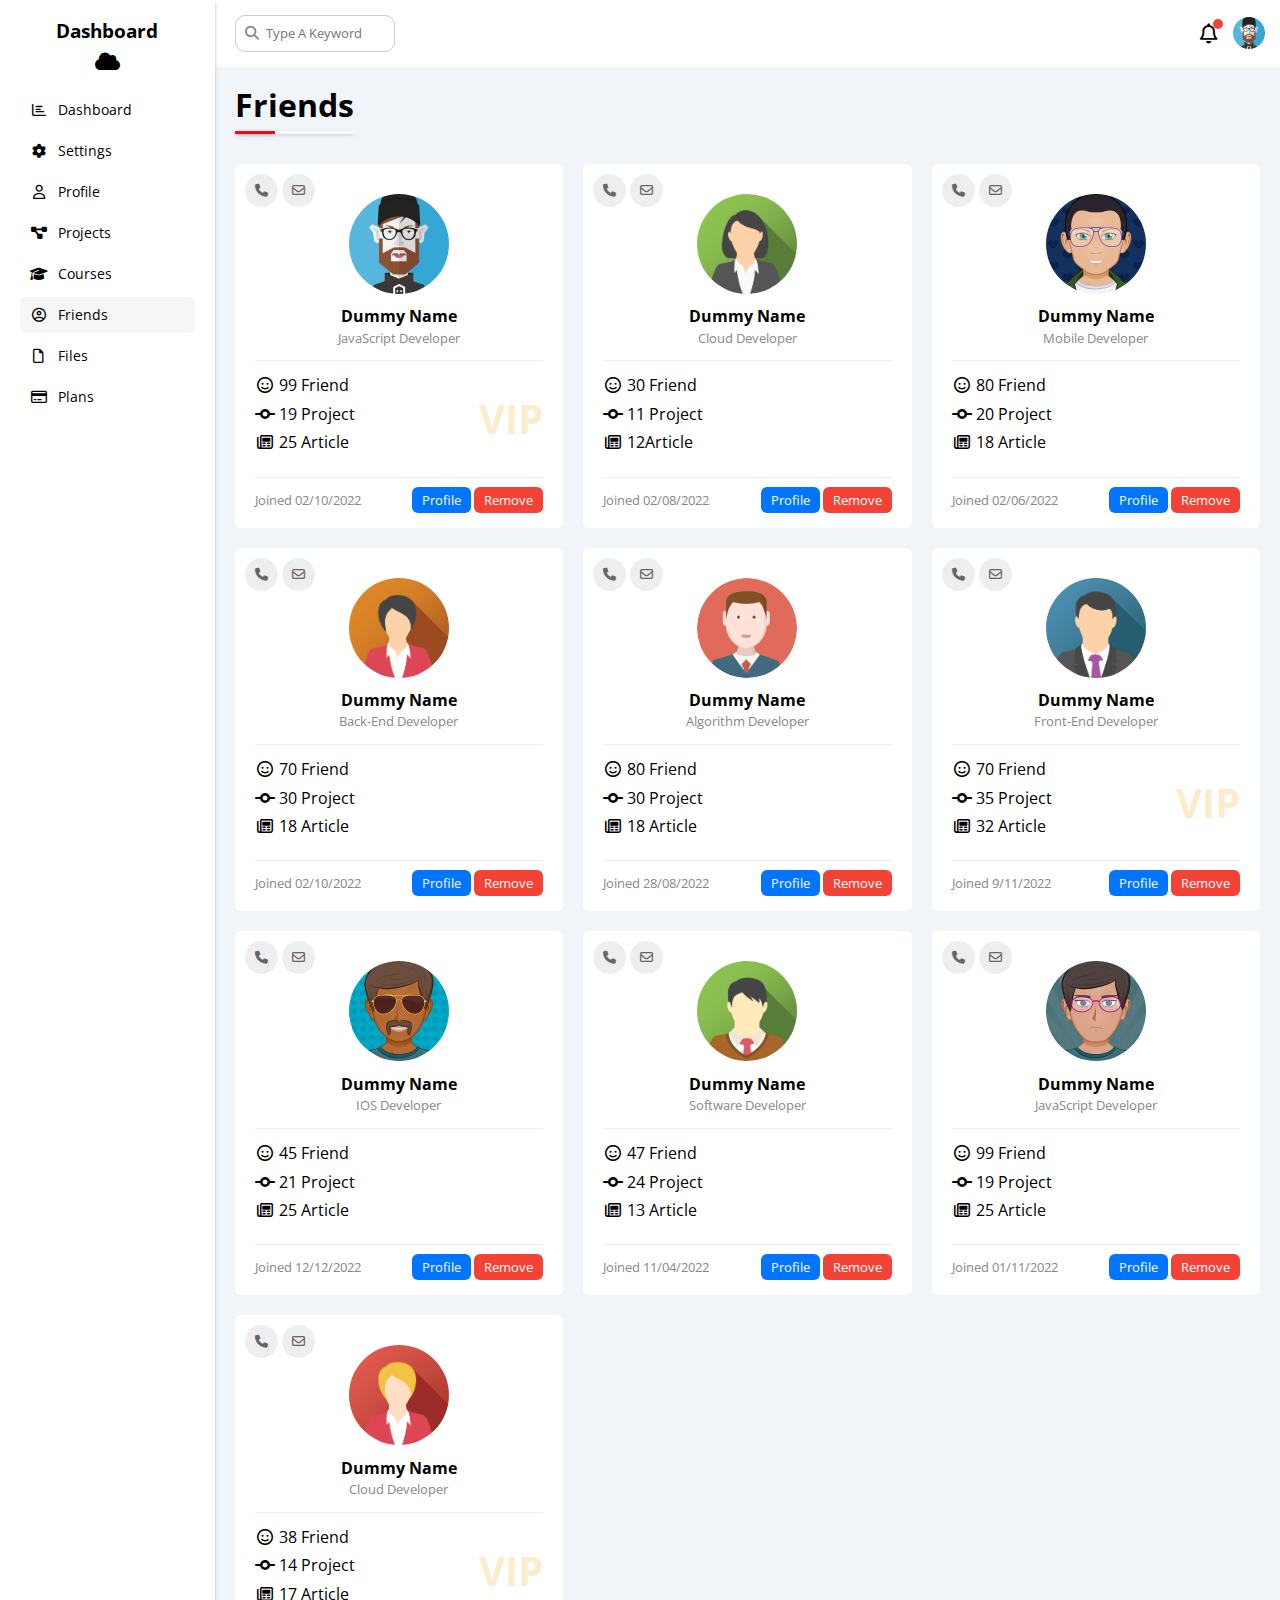
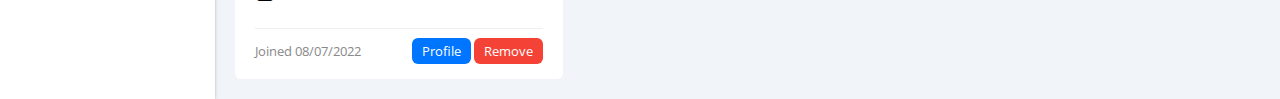
<file: friends.html>
<!DOCTYPE html>
<html lang="en">
  <head>
    <meta charset="UTF-8" />
    <meta http-equiv="X-UA-Compatible" content="IE=edge" />
    <meta name="viewport" content="width=device-width, initial-scale=1.0" />
    <title>Dashboard Friends</title>
    <!--Normalize CSS To Render Elements Normally-->
    <link rel="stylesheet" href="css/normalize.css" />
    <!--Font Awesome -->
    <link rel="stylesheet" href="css/all.min.css" />
    <!--Main Template CSS File- Keep it last css file to override all css files above-->
    <link rel="stylesheet" href="css/framework.css" />
    <link rel="stylesheet" href="css/style.css" />

    <!--Google Fonts (Open Sans)-->
    <link rel="preconnect" href="https://fonts.googleapis.com" />
    <link rel="preconnect" href="https://fonts.gstatic.com" crossorigin />
    <link
      href="https://fonts.googleapis.com/css2?family=Open+Sans:wght@300;500&display=swap"
      rel="stylesheet"
    />
    <!-- Website Fav Icon-->
    <link rel="icon" href="images/icon.png" />
  </head>
  <body>
    <div class="page d-flex">
      <div class="sidebar bg-white p-20 p-relative">
        <h3 class="p-relative txt-c mt-0">Dashboard</h3>
        <ul>
          <li>
            <a
              class="d-flex align-center fs-14 c-black rad-6 p-10"
              href="index.html"
            >
              <i class="fa-regular fa-chart-bar fa-fw"></i>
              <span>Dashboard</span>
            </a>
          </li>
          <li>
            <a
              class="d-flex align-center fs-14 c-black rad-6 p-10"
              href="settings.html"
            >
              <i class="fa-solid fa-gear fa-fw"></i>
              <span>Settings</span>
            </a>
          </li>
          <li>
            <a
              class="d-flex align-center fs-14 c-black rad-6 p-10"
              href="profile.html"
            >
              <i class="fa-regular fa-user fa-fw"></i>
              <span>Profile</span>
            </a>
          </li>
          <li>
            <a
              class="d-flex align-center fs-14 c-black rad-6 p-10"
              href="projects.html"
            >
              <i class="fa-solid fa-diagram-project fa-fw"></i>
              <span>Projects</span>
            </a>
          </li>
          <li>
            <a
              class="d-flex align-center fs-14 c-black rad-6 p-10"
              href="courses.html"
            >
              <i class="fa-solid fa-graduation-cap fa-fw"></i>
              <span>Courses</span>
            </a>
          </li>
          <li>
            <a
              class="active d-flex align-center fs-14 c-black rad-6 p-10"
              href="friends.html"
            >
              <i class="fa-regular fa-circle-user fa-fw"></i>
              <span>Friends</span>
            </a>
          </li>
          <li>
            <a
              class="d-flex align-center fs-14 c-black rad-6 p-10"
              href="files.html"
            >
              <i class="fa-regular fa-file fa-fw"></i>
              <span>Files</span>
            </a>
          </li>
          <li>
            <a
              class="d-flex align-center fs-14 c-black rad-6 p-10"
              href="plans.html"
            >
              <i class="fa-regular fa-credit-card fa-fw"></i>
              <span>Plans</span>
            </a>
          </li>
        </ul>
      </div>
      <div class="content w-full">
        <!--Start Head-->
        <div class="head bg-white p-15 between-flex">
          <div class="search p-relative">
            <input type="search" placeholder="Type A Keyword" class="p-10" />
          </div>
          <div class="icons d-flex align-center">
            <span class="notification p-relative">
              <i class="fa-regular fa-bell fa-lg"></i>
            </span>
            <img src="images/avatar-01.png" alt="avatar" />
          </div>
        </div>
        <!--End Head-->
        <h1 class="p-relative">Friends</h1>
        <div class="friends-page wrapper d-grid gap-20 ml-20 mr-20">
          <div class="box bg-white rad-6 p-20 p-relative">
            <div class="contact">
              <i class="fa-solid fa-phone"></i>
              <i class="fa-regular fa-envelope"></i>
            </div>
            <div class="txt-c">
              <img src="images/avatar-01.png" alt="avatar" />
              <h4 class="m-0">Dummy Name</h4>
              <p class="c-grey fs-13 mt-5 mb-0">JavaScript Developer</p>
            </div>
            <div class="info p-relative">
              <div class="mb-10">
                <i class="fa-regular fa-face-smile fa-fw"></i>
                <span>99 Friend</span>
              </div>
              <div class="mb-10">
                <i class="fa-solid fa-code-commit fa-fw"></i>
                <span>19 Project</span>
              </div>
              <div class="mb-10">
                <i class="fa-regular fa-newspaper fa-fw"></i>
                <span>25 Article</span>
              </div>
              <span class="vip fw-bold c-orange">VIP</span>
            </div>
            <div class="data between-flex fs-13">
              <span class="c-grey">Joined 02/10/2022</span>
              <div>
                <a class="bg-blue c-white btn-shape" href="profile.html"
                  >Profile</a
                >
                <a class="bg-red c-white btn-shape" href="#">Remove</a>
              </div>
            </div>
          </div>
          <div class="box bg-white rad-6 p-20 p-relative">
            <div class="contact">
              <i class="fa-solid fa-phone"></i>
              <i class="fa-regular fa-envelope"></i>
            </div>
            <div class="txt-c">
              <img src="images/avatar-07.png" alt="avatar" />
              <h4 class="m-0">Dummy Name</h4>
              <p class="c-grey fs-13 mt-5 mb-0">Cloud Developer</p>
            </div>
            <div class="info p-relative">
              <div class="mb-10">
                <i class="fa-regular fa-face-smile fa-fw"></i>
                <span>30 Friend</span>
              </div>
              <div class="mb-10">
                <i class="fa-solid fa-code-commit fa-fw"></i>
                <span>11 Project</span>
              </div>
              <div class="mb-10">
                <i class="fa-regular fa-newspaper fa-fw"></i>
                <span>12Article</span>
              </div>
            </div>
            <div class="data between-flex fs-13">
              <span class="c-grey">Joined 02/08/2022</span>
              <div>
                <a class="bg-blue c-white btn-shape" href="profile.html"
                  >Profile</a
                >
                <a class="bg-red c-white btn-shape" href="#">Remove</a>
              </div>
            </div>
          </div>
          <div class="box bg-white rad-6 p-20 p-relative">
            <div class="contact">
              <i class="fa-solid fa-phone"></i>
              <i class="fa-regular fa-envelope"></i>
            </div>
            <div class="txt-c">
              <img src="images/avatar-03.png" alt="avatar" />
              <h4 class="m-0">Dummy Name</h4>
              <p class="c-grey fs-13 mt-5 mb-0">Mobile Developer</p>
            </div>
            <div class="info p-relative">
              <div class="mb-10">
                <i class="fa-regular fa-face-smile fa-fw"></i>
                <span>80 Friend</span>
              </div>
              <div class="mb-10">
                <i class="fa-solid fa-code-commit fa-fw"></i>
                <span>20 Project</span>
              </div>
              <div class="mb-10">
                <i class="fa-regular fa-newspaper fa-fw"></i>
                <span>18 Article</span>
              </div>
            </div>
            <div class="data between-flex fs-13">
              <span class="c-grey">Joined 02/06/2022</span>
              <div>
                <a class="bg-blue c-white btn-shape" href="profile.html"
                  >Profile</a
                >
                <a class="bg-red c-white btn-shape" href="#">Remove</a>
              </div>
            </div>
          </div>
          <div class="box bg-white rad-6 p-20 p-relative">
            <div class="contact">
              <i class="fa-solid fa-phone"></i>
              <i class="fa-regular fa-envelope"></i>
            </div>
            <div class="txt-c">
              <img src="images/avatar-09.png" alt="avatar" />
              <h4 class="m-0">Dummy Name</h4>
              <p class="c-grey fs-13 mt-5 mb-0">Back-End Developer</p>
            </div>
            <div class="info p-relative">
              <div class="mb-10">
                <i class="fa-regular fa-face-smile fa-fw"></i>
                <span>70 Friend</span>
              </div>
              <div class="mb-10">
                <i class="fa-solid fa-code-commit fa-fw"></i>
                <span>30 Project</span>
              </div>
              <div class="mb-10">
                <i class="fa-regular fa-newspaper fa-fw"></i>
                <span>18 Article</span>
              </div>
            </div>
            <div class="data between-flex fs-13">
              <span class="c-grey">Joined 02/10/2022</span>
              <div>
                <a class="bg-blue c-white btn-shape" href="profile.html"
                  >Profile</a
                >
                <a class="bg-red c-white btn-shape" href="#">Remove</a>
              </div>
            </div>
          </div>
          <div class="box bg-white rad-6 p-20 p-relative">
            <div class="contact">
              <i class="fa-solid fa-phone"></i>
              <i class="fa-regular fa-envelope"></i>
            </div>
            <div class="txt-c">
              <img src="images/avatar-05.png" alt="avatar" />
              <h4 class="m-0">Dummy Name</h4>
              <p class="c-grey fs-13 mt-5 mb-0">Algorithm Developer</p>
            </div>
            <div class="info p-relative">
              <div class="mb-10">
                <i class="fa-regular fa-face-smile fa-fw"></i>
                <span>80 Friend</span>
              </div>
              <div class="mb-10">
                <i class="fa-solid fa-code-commit fa-fw"></i>
                <span>30 Project</span>
              </div>
              <div class="mb-10">
                <i class="fa-regular fa-newspaper fa-fw"></i>
                <span>18 Article</span>
              </div>
            </div>
            <div class="data between-flex fs-13">
              <span class="c-grey">Joined 28/08/2022</span>
              <div>
                <a class="bg-blue c-white btn-shape" href="profile.html"
                  >Profile</a
                >
                <a class="bg-red c-white btn-shape" href="#">Remove</a>
              </div>
            </div>
          </div>
          <div class="box bg-white rad-6 p-20 p-relative">
            <div class="contact">
              <i class="fa-solid fa-phone"></i>
              <i class="fa-regular fa-envelope"></i>
            </div>
            <div class="txt-c">
              <img src="images/avatar-06.png" alt="avatar" />
              <h4 class="m-0">Dummy Name</h4>
              <p class="c-grey fs-13 mt-5 mb-0">Front-End Developer</p>
            </div>
            <div class="info p-relative">
              <div class="mb-10">
                <i class="fa-regular fa-face-smile fa-fw"></i>
                <span>70 Friend</span>
              </div>
              <div class="mb-10">
                <i class="fa-solid fa-code-commit fa-fw"></i>
                <span>35 Project</span>
              </div>
              <div class="mb-10">
                <i class="fa-regular fa-newspaper fa-fw"></i>
                <span>32 Article</span>
              </div>
              <span class="vip fw-bold c-orange">VIP</span>
            </div>
            <div class="data between-flex fs-13">
              <span class="c-grey">Joined 9/11/2022</span>
              <div>
                <a class="bg-blue c-white btn-shape" href="profile.html"
                  >Profile</a
                >
                <a class="bg-red c-white btn-shape" href="#">Remove</a>
              </div>
            </div>
          </div>
          <div class="box bg-white rad-6 p-20 p-relative">
            <div class="contact">
              <i class="fa-solid fa-phone"></i>
              <i class="fa-regular fa-envelope"></i>
            </div>
            <div class="txt-c">
              <img src="images/avatar-02.png" alt="avatar" />
              <h4 class="m-0">Dummy Name</h4>
              <p class="c-grey fs-13 mt-5 mb-0">IOS Developer</p>
            </div>
            <div class="info p-relative">
              <div class="mb-10">
                <i class="fa-regular fa-face-smile fa-fw"></i>
                <span>45 Friend</span>
              </div>
              <div class="mb-10">
                <i class="fa-solid fa-code-commit fa-fw"></i>
                <span>21 Project</span>
              </div>
              <div class="mb-10">
                <i class="fa-regular fa-newspaper fa-fw"></i>
                <span>25 Article</span>
              </div>
            </div>
            <div class="data between-flex fs-13">
              <span class="c-grey">Joined 12/12/2022</span>
              <div>
                <a class="bg-blue c-white btn-shape" href="profile.html"
                  >Profile</a
                >
                <a class="bg-red c-white btn-shape" href="#">Remove</a>
              </div>
            </div>
          </div>
          <div class="box bg-white rad-6 p-20 p-relative">
            <div class="contact">
              <i class="fa-solid fa-phone"></i>
              <i class="fa-regular fa-envelope"></i>
            </div>
            <div class="txt-c">
              <img src="images/avatar-08.png" alt="avatar" />
              <h4 class="m-0">Dummy Name</h4>
              <p class="c-grey fs-13 mt-5 mb-0">Software Developer</p>
            </div>
            <div class="info p-relative">
              <div class="mb-10">
                <i class="fa-regular fa-face-smile fa-fw"></i>
                <span>47 Friend</span>
              </div>
              <div class="mb-10">
                <i class="fa-solid fa-code-commit fa-fw"></i>
                <span> 24 Project</span>
              </div>
              <div class="mb-10">
                <i class="fa-regular fa-newspaper fa-fw"></i>
                <span>13 Article</span>
              </div>
            </div>
            <div class="data between-flex fs-13">
              <span class="c-grey">Joined 11/04/2022</span>
              <div>
                <a class="bg-blue c-white btn-shape" href="profile.html"
                  >Profile</a
                >
                <a class="bg-red c-white btn-shape" href="#">Remove</a>
              </div>
            </div>
          </div>
          <div class="box bg-white rad-6 p-20 p-relative">
            <div class="contact">
              <i class="fa-solid fa-phone"></i>
              <i class="fa-regular fa-envelope"></i>
            </div>
            <div class="txt-c">
              <img src="images/avatar-04.png" alt="avatar" />
              <h4 class="m-0">Dummy Name</h4>
              <p class="c-grey fs-13 mt-5 mb-0">JavaScript Developer</p>
            </div>
            <div class="info p-relative">
              <div class="mb-10">
                <i class="fa-regular fa-face-smile fa-fw"></i>
                <span>99 Friend</span>
              </div>
              <div class="mb-10">
                <i class="fa-solid fa-code-commit fa-fw"></i>
                <span>19 Project</span>
              </div>
              <div class="mb-10">
                <i class="fa-regular fa-newspaper fa-fw"></i>
                <span>25 Article</span>
              </div>
            </div>
            <div class="data between-flex fs-13">
              <span class="c-grey">Joined 01/11/2022</span>
              <div>
                <a class="bg-blue c-white btn-shape" href="profile.html"
                  >Profile</a
                >
                <a class="bg-red c-white btn-shape" href="#">Remove</a>
              </div>
            </div>
          </div>
          <div class="box bg-white rad-6 p-20 p-relative">
            <div class="contact">
              <i class="fa-solid fa-phone"></i>
              <i class="fa-regular fa-envelope"></i>
            </div>
            <div class="txt-c">
              <img src="images/avatar-10.png" alt="avatar" />
              <h4 class="m-0">Dummy Name</h4>
              <p class="c-grey fs-13 mt-5 mb-0">Cloud Developer</p>
            </div>
            <div class="info p-relative">
              <div class="mb-10">
                <i class="fa-regular fa-face-smile fa-fw"></i>
                <span>38 Friend</span>
              </div>
              <div class="mb-10">
                <i class="fa-solid fa-code-commit fa-fw"></i>
                <span>14 Project</span>
              </div>
              <div class="mb-10">
                <i class="fa-regular fa-newspaper fa-fw"></i>
                <span>17 Article</span>
              </div>
              <span class="vip fw-bold c-orange">VIP</span>
            </div>
            <div class="data between-flex fs-13">
              <span class="c-grey">Joined 08/07/2022</span>
              <div>
                <a class="bg-blue c-white btn-shape" href="profile.html"
                  >Profile</a
                >
                <a class="bg-red c-white btn-shape" href="#">Remove</a>
              </div>
            </div>
          </div>
        </div>
      </div>
      <!--End Content-->
    </div>
    <!--End Page-->
  </body>
</html>
</file>
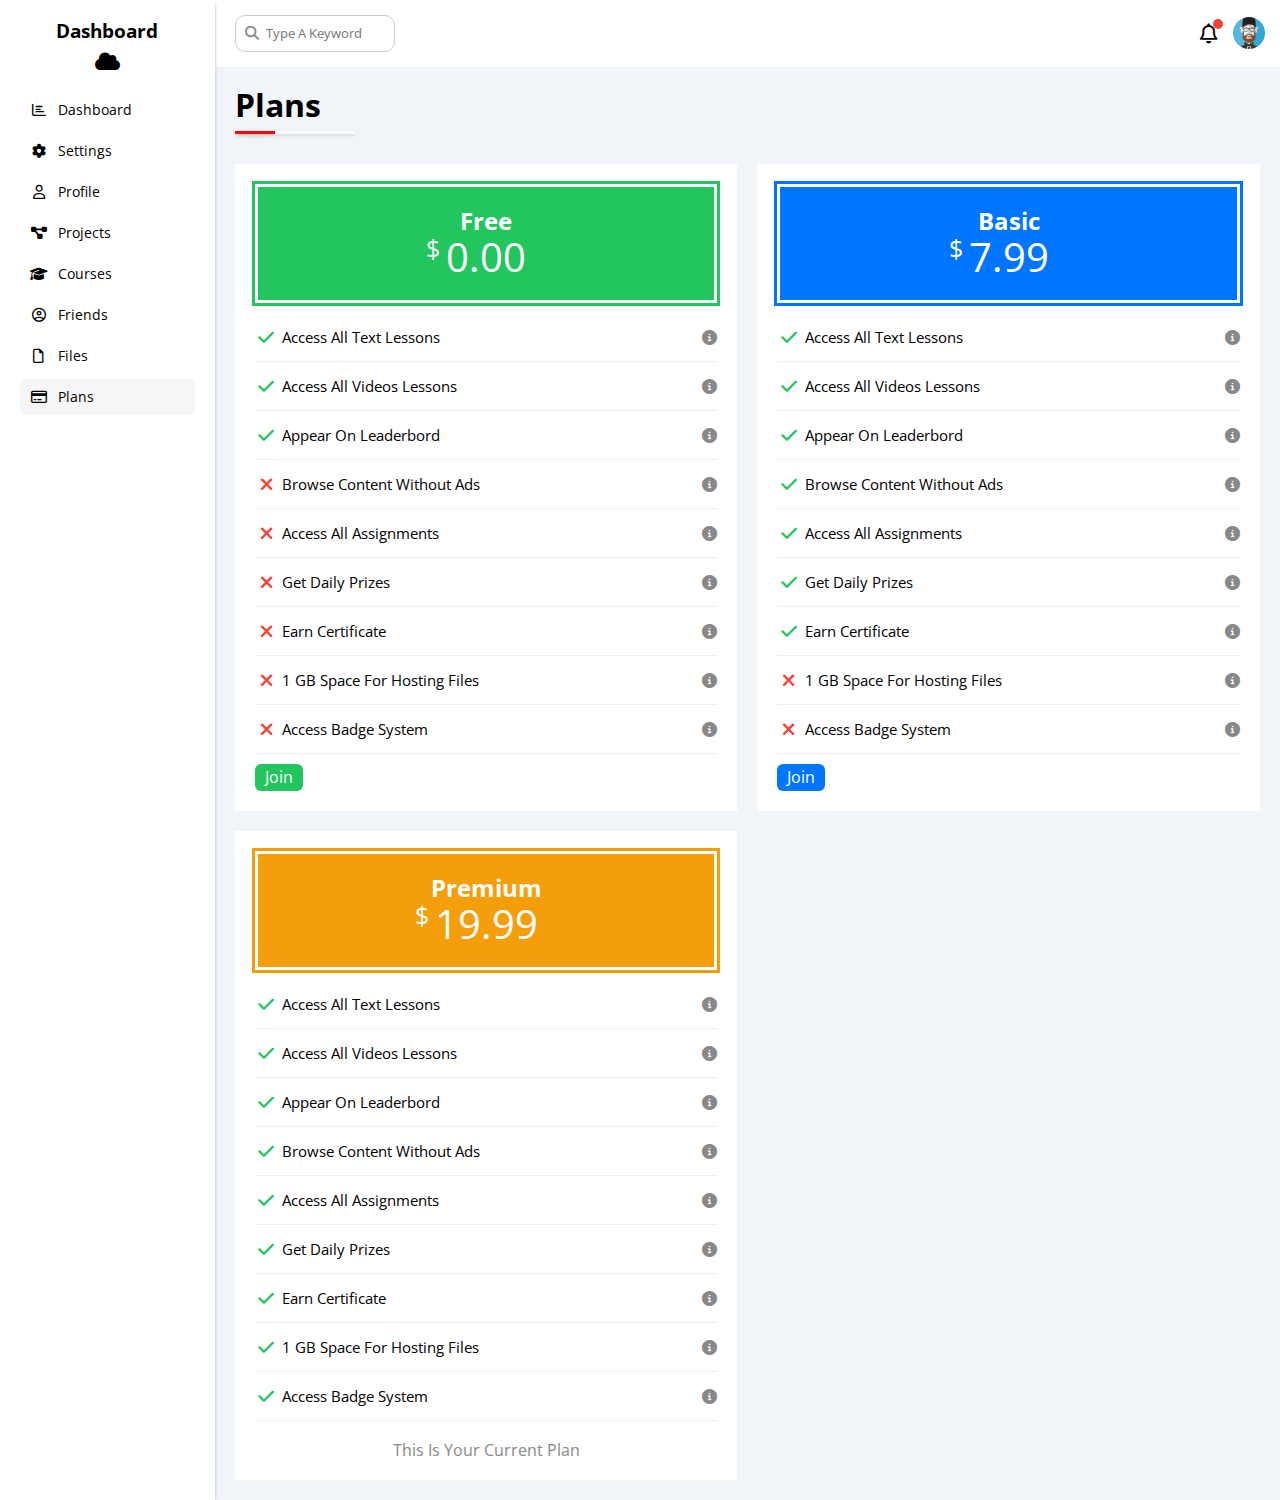
<file: plans.html>
<!DOCTYPE html>
<html lang="en">
  <head>
    <meta charset="UTF-8" />
    <meta http-equiv="X-UA-Compatible" content="IE=edge" />
    <meta name="viewport" content="width=device-width, initial-scale=1.0" />
    <title>Dashboard Plans</title>
    <!--Normalize CSS To Render Elements Normally-->
    <link rel="stylesheet" href="css/normalize.css" />
    <!--Font Awesome -->
    <link rel="stylesheet" href="css/all.min.css" />
    <!--Main Template CSS File- Keep it last css file to override all css files above-->
    <link rel="stylesheet" href="css/framework.css" />
    <link rel="stylesheet" href="css/style.css" />

    <!--Google Fonts (Open Sans)-->
    <link rel="preconnect" href="https://fonts.googleapis.com" />
    <link rel="preconnect" href="https://fonts.gstatic.com" crossorigin />
    <link
      href="https://fonts.googleapis.com/css2?family=Open+Sans:wght@300;500&display=swap"
      rel="stylesheet"
    />
    <!-- Website Fav Icon-->
    <link rel="icon" href="images/icon.png" />
  </head>
  <body>
    <div class="page d-flex">
      <div class="sidebar bg-white p-20 p-relative">
        <h3 class="p-relative txt-c mt-0">Dashboard</h3>
        <ul>
          <li>
            <a
              class="d-flex align-center fs-14 c-black rad-6 p-10"
              href="index.html"
            >
              <i class="fa-regular fa-chart-bar fa-fw"></i>
              <span>Dashboard</span>
            </a>
          </li>
          <li>
            <a
              class="d-flex align-center fs-14 c-black rad-6 p-10"
              href="settings.html"
            >
              <i class="fa-solid fa-gear fa-fw"></i>
              <span>Settings</span>
            </a>
          </li>
          <li>
            <a
              class="d-flex align-center fs-14 c-black rad-6 p-10"
              href="profile.html"
            >
              <i class="fa-regular fa-user fa-fw"></i>
              <span>Profile</span>
            </a>
          </li>
          <li>
            <a
              class="d-flex align-center fs-14 c-black rad-6 p-10"
              href="projects.html"
            >
              <i class="fa-solid fa-diagram-project fa-fw"></i>
              <span>Projects</span>
            </a>
          </li>
          <li>
            <a
              class="d-flex align-center fs-14 c-black rad-6 p-10"
              href="courses.html"
            >
              <i class="fa-solid fa-graduation-cap fa-fw"></i>
              <span>Courses</span>
            </a>
          </li>
          <li>
            <a
              class="d-flex align-center fs-14 c-black rad-6 p-10"
              href="friends.html"
            >
              <i class="fa-regular fa-circle-user fa-fw"></i>
              <span>Friends</span>
            </a>
          </li>
          <li>
            <a
              class="d-flex align-center fs-14 c-black rad-6 p-10"
              href="files.html"
            >
              <i class="fa-regular fa-file fa-fw"></i>
              <span>Files</span>
            </a>
          </li>
          <li>
            <a
              class="active d-flex align-center fs-14 c-black rad-6 p-10"
              href="plans.html"
            >
              <i class="fa-regular fa-credit-card fa-fw"></i>
              <span>Plans</span>
            </a>
          </li>
        </ul>
      </div>
      <div class="content w-full">
        <!--Start Head-->
        <div class="head bg-white p-15 between-flex">
          <div class="search p-relative">
            <input type="search" placeholder="Type A Keyword" class="p-10" />
          </div>
          <div class="icons d-flex align-center">
            <span class="notification p-relative">
              <i class="fa-regular fa-bell fa-lg"></i>
            </span>
            <img src="images/avatar-01.png" alt="avatar" />
          </div>
        </div>
        <!--End Head-->
        <h1 class="p-relative">Plans</h1>
        <div class="plans-page d-grid gap-20 m-20">
          <div class="box bg-white p-20">
            <div class="title bg-green txt-c p-20 green">
              <h2 class="m-0 c-white">Free</h2>
              <div class="price c-white p-relative"><span>$</span>0.00</div>
            </div>
            <ul class="mt-10">
              <li>
                <i class="fa-solid fa-check fa-fw yes c-green"></i>
                <span>Access All Text Lessons</span>
                <i class="fa-solid fa-circle-info help"></i>
              </li>
              <li>
                <i class="fa-solid fa-check fa-fw yes c-green"></i>
                <span>Access All Videos Lessons</span>
                <i class="fa-solid fa-circle-info help"></i>
              </li>
              <li>
                <i class="fa-solid fa-check fa-fw yes c-green"></i>
                <span>Appear On Leaderbord </span>
                <i class="fa-solid fa-circle-info help"></i>
              </li>
              <li>
                <i class="fa-solid fa-xmark fa-fw c-red"></i>
                <span>Browse Content Without Ads</span>
                <i class="fa-solid fa-circle-info help"></i>
              </li>
              <li>
                <i class="fa-solid fa-xmark fa-fw c-red"></i>
                <span>Access All Assignments</span>
                <i class="fa-solid fa-circle-info help"></i>
              </li>
              <li>
                <i class="fa-solid fa-xmark fa-fw c-red"></i>
                <span>Get Daily Prizes</span>
                <i class="fa-solid fa-circle-info help"></i>
              </li>
              <li>
                <i class="fa-solid fa-xmark fa-fw c-red"></i>
                <span>Earn Certificate</span>
                <i class="fa-solid fa-circle-info help"></i>
              </li>
              <li>
                <i class="fa-solid fa-xmark fa-fw c-red"></i>
                <span>1 GB Space For Hosting Files</span>
                <i class="fa-solid fa-circle-info help"></i>
              </li>
              <li>
                <i class="fa-solid fa-xmark fa-fw c-red"></i>
                <span>Access Badge System</span>
                <i class="fa-solid fa-circle-info help"></i>
              </li>
              <a
                class="join-link green btn-shape bg-green c-white d-block mt-10 w-fit"
                href="#"
                >Join</a
              >
            </ul>
          </div>
          <div class="box bg-white p-20">
            <div class="title bg-blue txt-c p-20 blue">
              <h2 class="m-0 c-white">Basic</h2>
              <div class="price c-white p-relative"><span>$</span>7.99</div>
            </div>
            <ul class="mt-10">
              <li>
                <i class="fa-solid fa-check fa-fw yes c-green"></i>
                <span>Access All Text Lessons</span>
                <i class="fa-solid fa-circle-info help"></i>
              </li>
              <li>
                <i class="fa-solid fa-check fa-fw yes c-green"></i>
                <span>Access All Videos Lessons</span>
                <i class="fa-solid fa-circle-info help"></i>
              </li>
              <li>
                <i class="fa-solid fa-check fa-fw yes c-green"></i>
                <span>Appear On Leaderbord </span>
                <i class="fa-solid fa-circle-info help"></i>
              </li>
              <li>
                <i class="fa-solid fa-check fa-fw yes c-green"></i>
                <span>Browse Content Without Ads</span>
                <i class="fa-solid fa-circle-info help"></i>
              </li>
              <li>
                <i class="fa-solid fa-check fa-fw yes c-green"></i>
                <span>Access All Assignments</span>
                <i class="fa-solid fa-circle-info help"></i>
              </li>
              <li>
                <i class="fa-solid fa-check fa-fw yes c-green"></i>
                <span>Get Daily Prizes</span>
                <i class="fa-solid fa-circle-info help"></i>
              </li>
              <li>
                <i class="fa-solid fa-check fa-fw yes c-green"></i>
                <span>Earn Certificate</span>
                <i class="fa-solid fa-circle-info help"></i>
              </li>
              <li>
                <i class="fa-solid fa-xmark fa-fw c-red"></i>
                <span>1 GB Space For Hosting Files</span>
                <i class="fa-solid fa-circle-info help"></i>
              </li>
              <li>
                <i class="fa-solid fa-xmark fa-fw c-red"></i>
                <span>Access Badge System</span>
                <i class="fa-solid fa-circle-info help"></i>
              </li>
              <a
                class="join-link blue btn-shape bg-blue c-white d-block mt-10 w-fit"
                href="#"
                >Join</a
              >
            </ul>
          </div>
          <div class="box bg-white p-20">
            <div class="title bg-orange txt-c p-20 orange">
              <h2 class="m-0 c-white">Premium</h2>
              <div class="price c-white p-relative"><span>$</span>19.99</div>
            </div>
            <ul class="mt-10">
              <li>
                <i class="fa-solid fa-check fa-fw yes c-green"></i>
                <span>Access All Text Lessons</span>
                <i class="fa-solid fa-circle-info help"></i>
              </li>
              <li>
                <i class="fa-solid fa-check fa-fw yes c-green"></i>
                <span>Access All Videos Lessons</span>
                <i class="fa-solid fa-circle-info help"></i>
              </li>
              <li>
                <i class="fa-solid fa-check fa-fw yes c-green"></i>
                <span>Appear On Leaderbord </span>
                <i class="fa-solid fa-circle-info help"></i>
              </li>
              <li>
                <i class="fa-solid fa-check fa-fw yes c-green"></i>
                <span>Browse Content Without Ads</span>
                <i class="fa-solid fa-circle-info help"></i>
              </li>
              <li>
                <i class="fa-solid fa-check fa-fw yes c-green"></i>
                <span>Access All Assignments</span>
                <i class="fa-solid fa-circle-info help"></i>
              </li>
              <li>
                <i class="fa-solid fa-check fa-fw yes c-green"></i>
                <span>Get Daily Prizes</span>
                <i class="fa-solid fa-circle-info help"></i>
              </li>
              <li>
                <i class="fa-solid fa-check fa-fw yes c-green"></i>
                <span>Earn Certificate</span>
                <i class="fa-solid fa-circle-info help"></i>
              </li>
              <li>
                <i class="fa-solid fa-check fa-fw yes c-green"></i>
                <span>1 GB Space For Hosting Files</span>
                <i class="fa-solid fa-circle-info help"></i>
              </li>
              <li>
                <i class="fa-solid fa-check fa-fw yes c-green"></i>
                <span>Access Badge System</span>
                <i class="fa-solid fa-circle-info help"></i>
              </li>
            </ul>
            <p class="c-grey m-0 mt-20 txt-c">This Is Your Current Plan</p>
          </div>
        </div>
      </div>
      <!--End Content-->
    </div>
    <!--End Page-->
  </body>
</html>
</file>
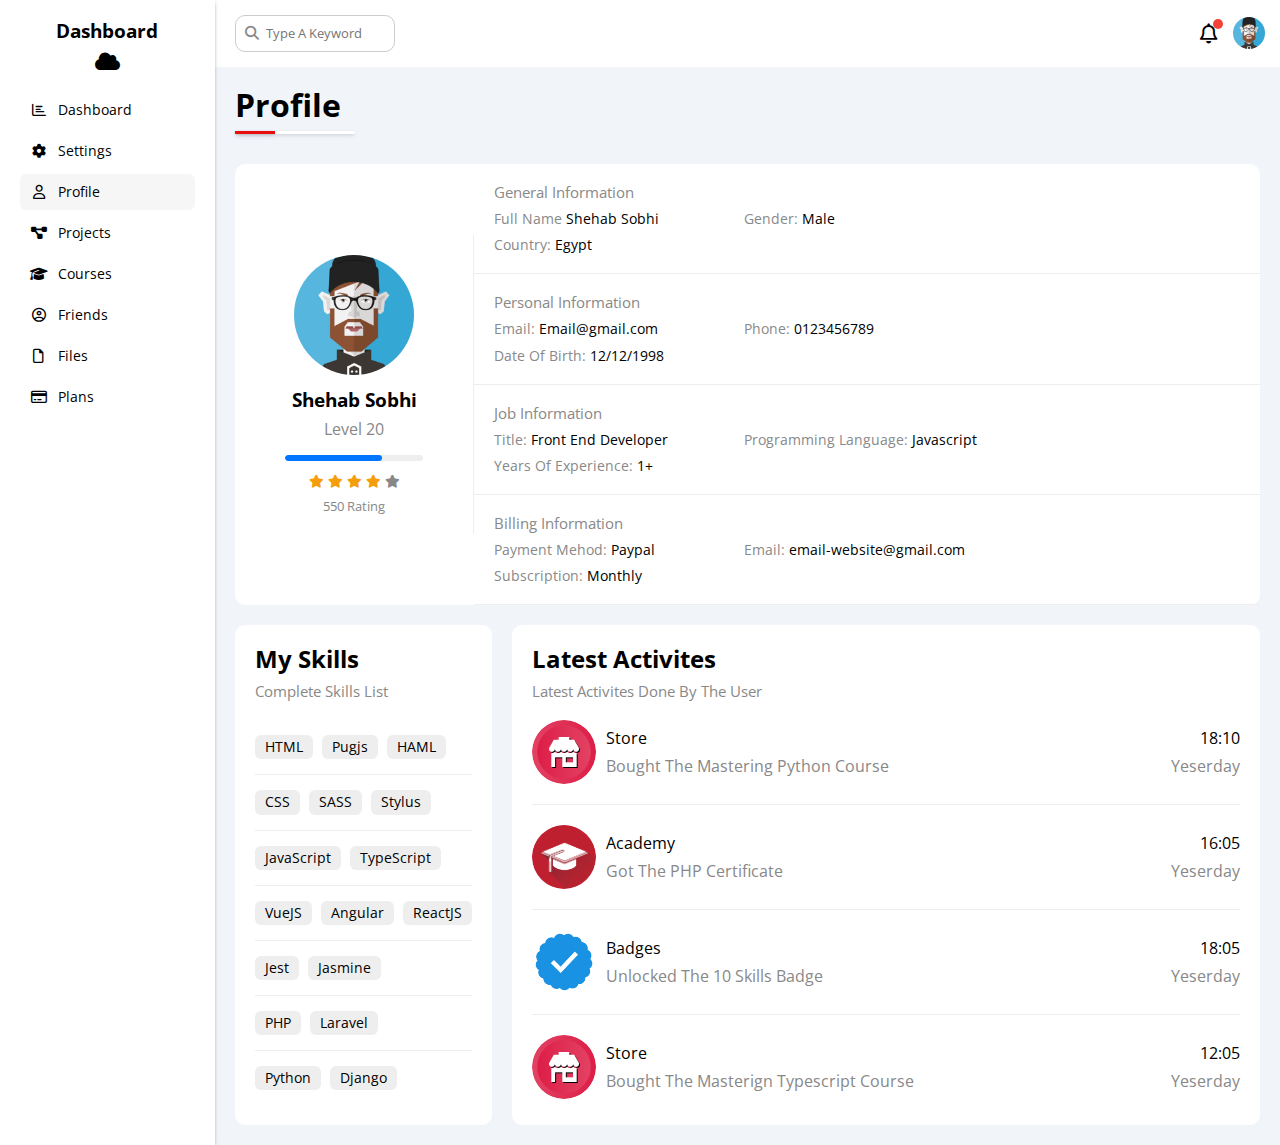
<file: profile.html>
<!DOCTYPE html>
<html lang="en">
  <head>
    <meta charset="UTF-8" />
    <meta http-equiv="X-UA-Compatible" content="IE=edge" />
    <meta name="viewport" content="width=device-width, initial-scale=1.0" />
    <title>Dashboard Profile</title>
    <!--Normalize CSS To Render Elements Normally-->
    <link rel="stylesheet" href="css/normalize.css" />
    <!--Font Awesome -->
    <link rel="stylesheet" href="css/all.min.css" />
    <!--Main Template CSS File- Keep it last css file to override all css files above-->
    <link rel="stylesheet" href="css/framework.css" />
    <link rel="stylesheet" href="css/style.css" />

    <!--Google Fonts (Open Sans)-->
    <link rel="preconnect" href="https://fonts.googleapis.com" />
    <link rel="preconnect" href="https://fonts.gstatic.com" crossorigin />
    <link
      href="https://fonts.googleapis.com/css2?family=Open+Sans:wght@300;500&display=swap"
      rel="stylesheet"
    />
    <!-- Website Fav Icon-->
    <link rel="icon" href="images/icon.png" />
  </head>
  <body>
    <div class="page d-flex">
      <div class="sidebar bg-white p-20 p-relative">
        <h3 class="p-relative txt-c mt-0">Dashboard</h3>
        <ul>
          <li>
            <a
              class="d-flex align-center fs-14 c-black rad-6 p-10"
              href="index.html"
            >
              <i class="fa-regular fa-chart-bar fa-fw"></i>
              <span>Dashboard</span>
            </a>
          </li>
          <li>
            <a
              class="d-flex align-center fs-14 c-black rad-6 p-10"
              href="settings.html"
            >
              <i class="fa-solid fa-gear fa-fw"></i>
              <span>Settings</span>
            </a>
          </li>
          <li>
            <a
              class="active d-flex align-center fs-14 c-black rad-6 p-10"
              href="profile.html"
            >
              <i class="fa-regular fa-user fa-fw"></i>
              <span>Profile</span>
            </a>
          </li>
          <li>
            <a
              class="d-flex align-center fs-14 c-black rad-6 p-10"
              href="projects.html"
            >
              <i class="fa-solid fa-diagram-project fa-fw"></i>
              <span>Projects</span>
            </a>
          </li>
          <li>
            <a
              class="d-flex align-center fs-14 c-black rad-6 p-10"
              href="courses.html"
            >
              <i class="fa-solid fa-graduation-cap fa-fw"></i>
              <span>Courses</span>
            </a>
          </li>
          <li>
            <a
              class="d-flex align-center fs-14 c-black rad-6 p-10"
              href="friends.html"
            >
              <i class="fa-regular fa-circle-user fa-fw"></i>
              <span>Friends</span>
            </a>
          </li>
          <li>
            <a
              class="d-flex align-center fs-14 c-black rad-6 p-10"
              href="files.html"
            >
              <i class="fa-regular fa-file fa-fw"></i>
              <span>Files</span>
            </a>
          </li>
          <li>
            <a
              class="d-flex align-center fs-14 c-black rad-6 p-10"
              href="plans.html"
            >
              <i class="fa-regular fa-credit-card fa-fw"></i>
              <span>Plans</span>
            </a>
          </li>
        </ul>
      </div>
      <div class="content w-full">
        <!--Start Head-->
        <div class="head bg-white p-15 between-flex">
          <div class="search p-relative">
            <input type="search" placeholder="Type A Keyword" class="p-10" />
          </div>
          <div class="icons d-flex align-center">
            <span class="notification p-relative">
              <i class="fa-regular fa-bell fa-lg"></i>
            </span>
            <img src="images/avatar-01.png" alt="avatar" />
          </div>
        </div>
        <!--End Head-->
        <h1 class="p-relative">Profile</h1>
        <div class="profile-page m-20">
          <!--Start Overview-->
          <div class="overview bg-white rad-10 d-flex align-center">
            <div class="avatar-box p-20 txt-c">
              <img
                class="mb-10 rad-half"
                src="images/avatar-01.png"
                alt="avatar"
              />
              <h3 class="m-0">Shehab Sobhi</h3>
              <p class="c-grey mt-10">Level 20</p>
              <div class="level rad-6 bg-eee p-relative">
                <span style="width: 70%"></span>
              </div>
              <div class="rating mt-10 mb-10">
                <i class="fa-solid fa-star c-orange fs-13"></i>
                <i class="fa-solid fa-star c-orange fs-13"></i>
                <i class="fa-solid fa-star c-orange fs-13"></i>
                <i class="fa-solid fa-star c-orange fs-13"></i>
                <i class="fa-solid fa-star fs-13 c-grey"></i>
              </div>
              <p class="c-grey m-0 fs-13">550 Rating</p>
            </div>
            <div class="info-box w-full txt-c-mobile">
              <!--Start Information Row-->
              <div class="box p-20 d-flex align-center">
                <h4 class="c-grey fs-15 m-0 w-full">General Information</h4>
                <div class="fs-14">
                  <span class="c-grey">Full Name</span>
                  <span>Shehab Sobhi</span>
                </div>
                <div class="fs-14">
                  <span class="c-grey">Gender:</span>
                  <span>Male</span>
                </div>
                <div class="fs-14">
                  <span class="c-grey">Country:</span>
                  <span>Egypt</span>
                </div>
                <div class="fs-14"></div>
              </div>
              <!--End Information Row-->
              <!--Start Information Row-->
              <div class="box p-20 d-flex align-center">
                <h4 class="c-grey fs-15 m-0 w-full">Personal Information</h4>
                <div class="fs-14">
                  <span class="c-grey">Email:</span>
                  <span>Email@gmail.com</span>
                </div>
                <div class="fs-14">
                  <span class="c-grey">Phone:</span>
                  <span>0123456789</span>
                </div>
                <div class="fs-14">
                  <span class="c-grey">Date Of Birth:</span>
                  <span>12/12/1998</span>
                </div>
                <div class="fs-14"></div>
              </div>
              <!--End Information Row-->
              <!--Start Information Row-->
              <div class="box p-20 d-flex align-center">
                <h4 class="c-grey fs-15 m-0 w-full">Job Information</h4>
                <div class="fs-14">
                  <span class="c-grey">Title:</span>
                  <span>Front End Developer</span>
                </div>
                <div class="fs-14">
                  <span class="c-grey">Programming Language:</span>
                  <span>Javascript</span>
                </div>
                <div class="fs-14">
                  <span class="c-grey">Years Of Experience:</span>
                  <span>1+</span>
                </div>
                <div class="fs-14"></div>
              </div>
              <!--End Information Row-->
              <!--Start Information Row-->
              <div class="box p-20 d-flex align-center">
                <h4 class="c-grey fs-15 m-0 w-full">Billing Information</h4>
                <div class="fs-14">
                  <span class="c-grey">Payment Mehod:</span>
                  <span>Paypal</span>
                </div>
                <div class="fs-14">
                  <span class="c-grey">Email:</span>
                  <span>email-website@gmail.com</span>
                </div>
                <div class="fs-14">
                  <span class="c-grey">Subscription:</span>
                  <span>Monthly</span>
                </div>
                <div class="fs-14"></div>
              </div>
              <!--End Information Row-->
            </div>
          </div>
          <!--End Overview-->
          <!--Start Other Data-->
          <div class="other-data d-flex gap-20">
            <!--Start My Skills-->
            <div class="my-skills bg-white rad-10 p-20 mt-20">
              <h2 class="mt-0 mb-10">My Skills</h2>
              <p class="mt-0 mb-20 c-grey fs-15">Complete Skills List</p>
              <ul class="m-0 txt-c-mobile">
                <li>
                  <span class="btn-shape bg-eee">HTML</span>
                  <span class="btn-shape bg-eee">Pugjs</span>
                  <span class="btn-shape bg-eee">HAML</span>
                </li>
                <li>
                  <span class="btn-shape bg-eee">CSS</span>
                  <span class="btn-shape bg-eee">SASS</span>
                  <span class="btn-shape bg-eee">Stylus</span>
                </li>
                <li>
                  <span class="btn-shape bg-eee">JavaScript</span>
                  <span class="btn-shape bg-eee">TypeScript</span>
                </li>
                <li>
                  <span class="btn-shape bg-eee">VueJS</span>
                  <span class="btn-shape bg-eee">Angular</span>
                  <span class="btn-shape bg-eee">ReactJS</span>
                </li>
                <li>
                  <span class="btn-shape bg-eee">Jest</span>
                  <span class="btn-shape bg-eee">Jasmine</span>
                </li>
                <li>
                  <span class="btn-shape bg-eee">PHP</span>
                  <span class="btn-shape bg-eee">Laravel</span>
                </li>
                <li>
                  <span class="btn-shape bg-eee">Python</span>
                  <span class="btn-shape bg-eee">Django</span>
                </li>
              </ul>
            </div>
            <!--End My Skills-->
            <div class="latest-activities bg-white rad-10 p-20 mt-20">
              <h2 class="mt-0 mb-10">Latest Activites</h2>
              <p class="mt-0 mb-20 c-grey fs-15">
                Latest Activites Done By The User
              </p>
              <div class="activity d-flex align-center txt-c-mobile">
                <img src="images/activity-01.png" alt="activity" />
                <div class="info">
                  <span class="d-block mb-10">Store</span>
                  <span class="c-grey">Bought The Mastering Python Course</span>
                </div>
                <div class="date">
                  <span class="d-block mb-10">18:10</span>
                  <span class="c-grey">Yeserday</span>
                </div>
              </div>
              <div class="activity d-flex align-center txt-c-mobile">
                <img src="images/activity-02.png" alt="activity" />
                <div class="info">
                  <span class="d-block mb-10">Academy</span>
                  <span class="c-grey">Got The PHP Certificate</span>
                </div>
                <div class="date">
                  <span class="d-block mb-10">16:05</span>
                  <span class="c-grey">Yeserday</span>
                </div>
              </div>
              <div class="activity d-flex align-center txt-c-mobile">
                <img src="images/activity-03.png" alt="activity" />
                <div class="info">
                  <span class="d-block mb-10">Badges</span>
                  <span class="c-grey">Unlocked The 10 Skills Badge</span>
                </div>
                <div class="date">
                  <span class="d-block mb-10">18:05</span>
                  <span class="c-grey">Yeserday</span>
                </div>
              </div>
              <div class="activity d-flex align-center txt-c-mobile">
                <img src="images/activity-01.png" alt="activity" />
                <div class="info">
                  <span class="d-block mb-10">Store</span>
                  <span class="c-grey"
                    >Bought The Masterign Typescript Course</span
                  >
                </div>
                <div class="date">
                  <span class="d-block mb-10">12:05</span>
                  <span class="c-grey">Yeserday</span>
                </div>
              </div>
            </div>
          </div>
          <!--End Other Data-->
        </div>
      </div>
      <!--End Content-->
    </div>
    <!--End Page-->
  </body>
</html>
</file>
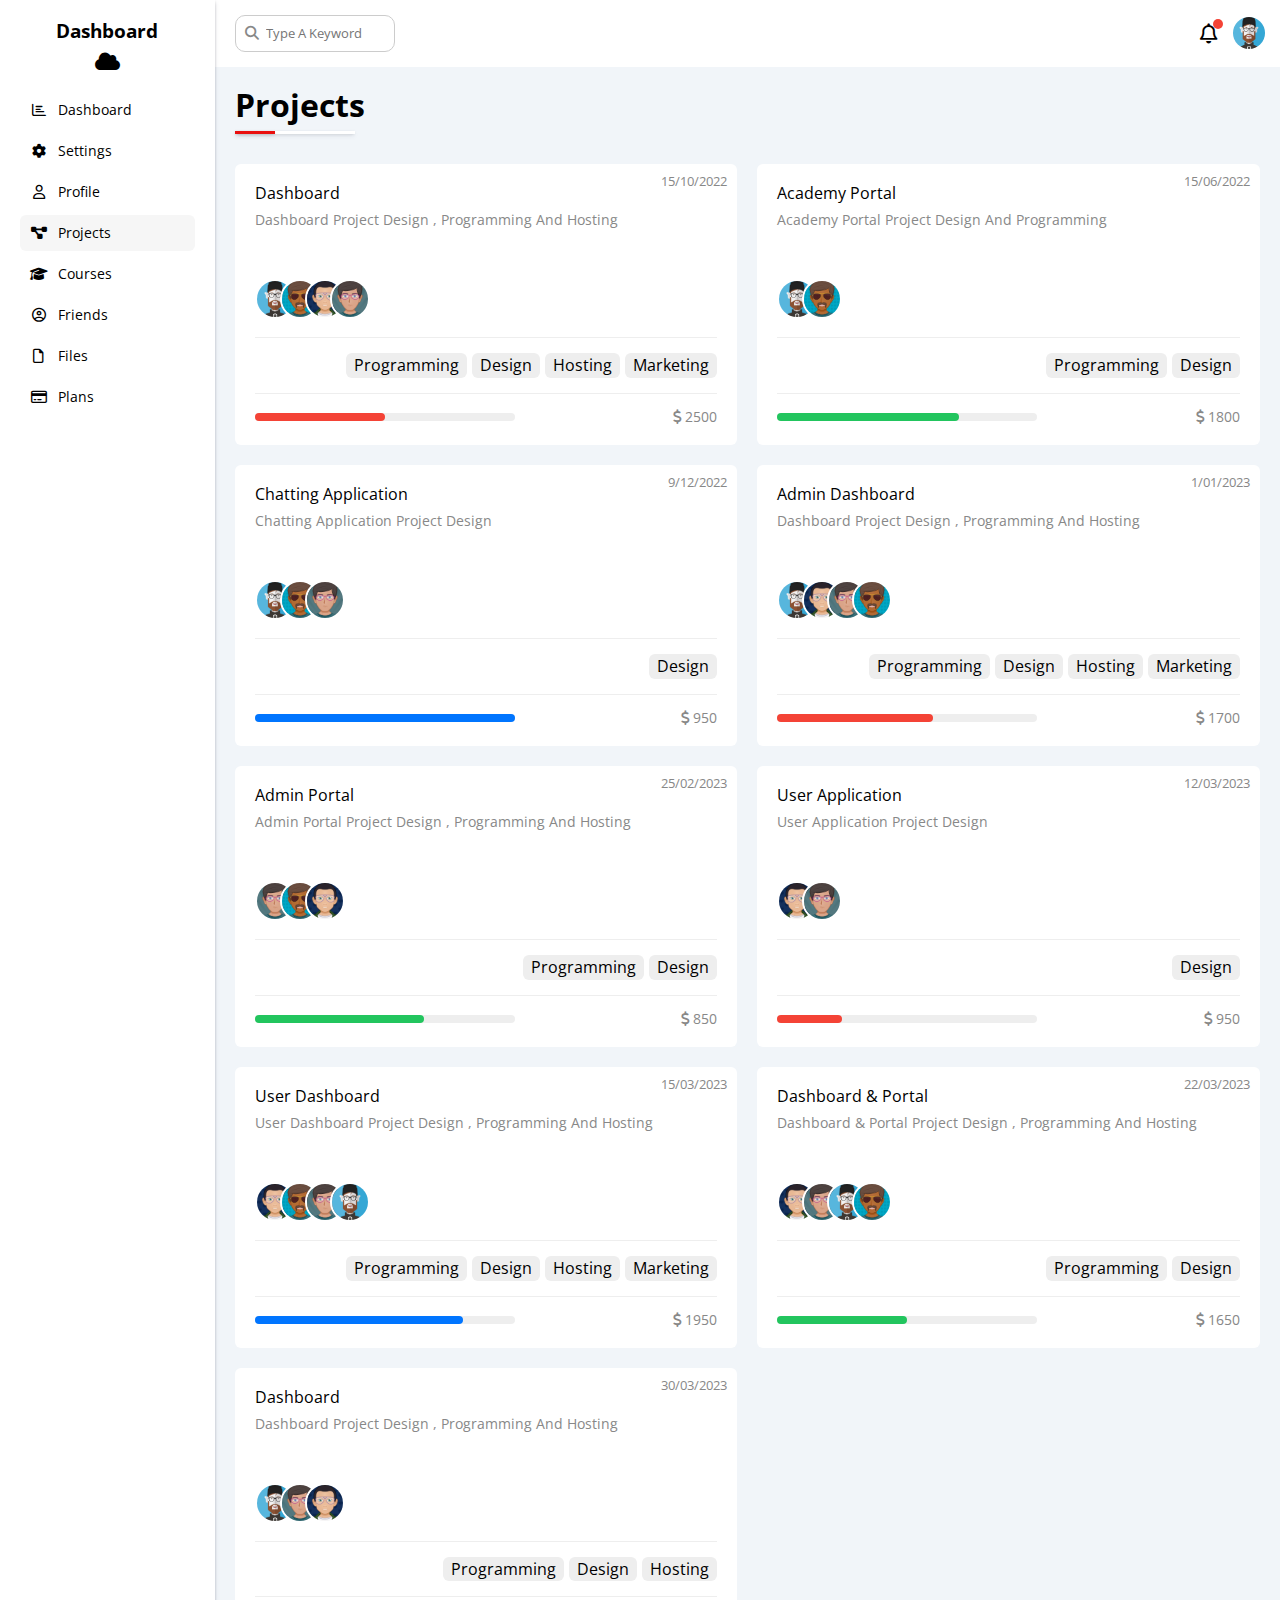
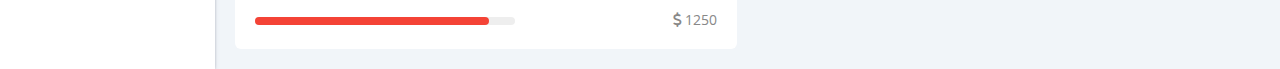
<file: projects.html>
<!DOCTYPE html>
<html lang="en">
  <head>
    <meta charset="UTF-8" />
    <meta http-equiv="X-UA-Compatible" content="IE=edge" />
    <meta name="viewport" content="width=device-width, initial-scale=1.0" />
    <title>Dashboard Projects</title>
    <!--Normalize CSS To Render Elements Normally-->
    <link rel="stylesheet" href="css/normalize.css" />
    <!--Font Awesome -->
    <link rel="stylesheet" href="css/all.min.css" />
    <!--Main Template CSS File- Keep it last css file to override all css files above-->
    <link rel="stylesheet" href="css/framework.css" />
    <link rel="stylesheet" href="css/style.css" />

    <!--Google Fonts (Open Sans)-->
    <link rel="preconnect" href="https://fonts.googleapis.com" />
    <link rel="preconnect" href="https://fonts.gstatic.com" crossorigin />
    <link
      href="https://fonts.googleapis.com/css2?family=Open+Sans:wght@300;500&display=swap"
      rel="stylesheet"
    />
    <!-- Website Fav Icon-->
    <link rel="icon" href="images/icon.png" />
  </head>
  <bo>
    <div class="page d-flex">
      <div class="sidebar bg-white p-20 p-relative">
        <h3 class="p-relative txt-c mt-0">Dashboard</h3>
        <ul>
          <li>
            <a
              class="d-flex align-center fs-14 c-black rad-6 p-10"
              href="index.html"
            >
              <i class="fa-regular fa-chart-bar fa-fw"></i>
              <span>Dashboard</span>
            </a>
          </li>
          <li>
            <a
              class="d-flex align-center fs-14 c-black rad-6 p-10"
              href="settings.html"
            >
              <i class="fa-solid fa-gear fa-fw"></i>
              <span>Settings</span>
            </a>
          </li>
          <li>
            <a
              class="d-flex align-center fs-14 c-black rad-6 p-10"
              href="profile.html"
            >
              <i class="fa-regular fa-user fa-fw"></i>
              <span>Profile</span>
            </a>
          </li>
          <li>
            <a
              class="active d-flex align-center fs-14 c-black rad-6 p-10"
              href="projects.html"
            >
              <i class="fa-solid fa-diagram-project fa-fw"></i>
              <span>Projects</span>
            </a>
          </li>
          <li>
            <a
              class="d-flex align-center fs-14 c-black rad-6 p-10"
              href="courses.html"
            >
              <i class="fa-solid fa-graduation-cap fa-fw"></i>
              <span>Courses</span>
            </a>
          </li>
          <li>
            <a
              class="d-flex align-center fs-14 c-black rad-6 p-10"
              href="friends.html"
            >
              <i class="fa-regular fa-circle-user fa-fw"></i>
              <span>Friends</span>
            </a>
          </li>
          <li>
            <a
              class="d-flex align-center fs-14 c-black rad-6 p-10"
              href="files.html"
            >
              <i class="fa-regular fa-file fa-fw"></i>
              <span>Files</span>
            </a>
          </li>
          <li>
            <a
              class="d-flex align-center fs-14 c-black rad-6 p-10"
              href="plans.html"
            >
              <i class="fa-regular fa-credit-card fa-fw"></i>
              <span>Plans</span>
            </a>
          </li>
        </ul>
      </div>
      <div class="content w-full">
        <!--Start Head-->
        <div class="head bg-white p-15 between-flex">
          <div class="search p-relative">
            <input type="search" placeholder="Type A Keyword" class="p-10" />
          </div>
          <div class="icons d-flex align-center">
            <span class="notification p-relative">
              <i class="fa-regular fa-bell fa-lg"></i>
            </span>
            <img src="images/avatar-01.png" alt="avatar" />
          </div>
        </div>
        <!--End Head-->
        <h1 class="p-relative">Projects</h1>
          <div class="projects-page wrapper d-grid gap-20 ml-20 mr-20">
            <!--Start Project-->
            <div class="project bg-white rad-6 p-20 p-relative">
              <span class="date fs-13 c-grey">15/10/2022</span>
              <h4 class="m-0">Dashboard</h4>
              <p class="c-grey mt-10 fs-14">
                Dashboard Project Design , Programming And Hosting
              </p>
              <div class="team">
                <a href="#"> <img src="images/avatar-01.png" alt="team" /></a>
                <a href="#"> <img src="images/avatar-02.png" alt="team" /></a>
                <a href="#"> <img src="images/avatar-03.png" alt="team" /></a>
                <a href="#"> <img src="images/avatar-04.png" alt="team" /></a>
              </div>
              <div class="project-holder d-flex">
                <span class="bg-eee btn-shape">Programming</span>
                <span class="bg-eee btn-shape">Design</span>
                <span class="bg-eee btn-shape">Hosting</span>
                <span class="bg-eee btn-shape">Marketing</span>
              </div>
              <div class="info between-flex">
                <div class="progress bg-eee">
                  <span class="bg-red" style="width: 50%"></span>
                </div>
                <div class="fs-14 c-grey">
                  <i class="fa-solid fa-dollar-sign"></i>
                  2500
                </div>
              </div>
            </div>
            <!--End Project-->
            <!--Start Project-->
            <div class="project bg-white rad-6 p-20 p-relative">
              <span class="date fs-13 c-grey">15/06/2022</span>
              <h4 class="m-0">Academy Portal</h4>
              <p class="c-grey mt-10 fs-14">
                Academy Portal Project Design And Programming
              </p>
              <div class="team">
                <a href="#"> <img src="images/avatar-01.png" alt="team" /></a>
                <a href="#"> <img src="images/avatar-02.png" alt="team" /></a>
              </div>
              <div class="project-holder d-flex">
                <span class="bg-eee btn-shape">Programming</span>
                <span class="bg-eee btn-shape">Design</span>
              </div>
              <div class="info between-flex">
                <div class="progress bg-eee">
                  <span class="bg-green" style="width: 70%"></span>
                </div>
                <div class="fs-14 c-grey">
                  <i class="fa-solid fa-dollar-sign"></i>
                  1800
                </div>
              </div>
            </div>
            <!--End Project-->
            <!--Start Project-->
            <div class="project bg-white rad-6 p-20 p-relative">
              <span class="date fs-13 c-grey">9/12/2022</span>
              <h4 class="m-0">Chatting Application</h4>
              <p class="c-grey mt-10 fs-14">
               Chatting Application Project Design
              </p>
              <div class="team">
                <a href="#"> <img src="images/avatar-01.png" alt="team" /></a>
                <a href="#"> <img src="images/avatar-02.png" alt="team" /></a>
                <a href="#"> <img src="images/avatar-04.png" alt="team" /></a>
              </div>
              <div class="project-holder d-flex">
                <span class="bg-eee btn-shape">Design</span>
              </div>
              <div class="info between-flex">
                <div class="progress bg-eee">
                  <span class="bg-blue" style="width: 100%"></span>
                </div>
                <div class="fs-14 c-grey">
                  <i class="fa-solid fa-dollar-sign"></i>
                  950
                </div>
              </div>
            </div>
            <!--End Project-->
            <!--Start Project-->
            <div class="project bg-white rad-6 p-20 p-relative">
              <span class="date fs-13 c-grey">1/01/2023</span>
              <h4 class="m-0">Admin Dashboard</h4>
              <p class="c-grey mt-10 fs-14">
                Dashboard Project Design , Programming And Hosting
              </p>
              <div class="team">
                <a href="#"> <img src="images/avatar-01.png" alt="team" /></a>
                <a href="#"> <img src="images/avatar-03.png" alt="team" /></a>
                <a href="#"> <img src="images/avatar-04.png" alt="team" /></a>
                <a href="#"> <img src="images/avatar-02.png" alt="team" /></a>
              </div>
              <div class="project-holder d-flex">
                <span class="bg-eee btn-shape">Programming</span>
                <span class="bg-eee btn-shape">Design</span>
                <span class="bg-eee btn-shape">Hosting</span>
                <span class="bg-eee btn-shape">Marketing</span>
              </div>
              <div class="info between-flex">
                <div class="progress bg-eee">
                  <span class="bg-red" style="width: 60%"></span>
                </div>
                <div class="fs-14 c-grey">
                  <i class="fa-solid fa-dollar-sign"></i>
                1700
                </div>
              </div>
            </div>
            <!--End Project-->
            <!--Start Project-->
            <div class="project bg-white rad-6 p-20 p-relative">
              <span class="date fs-13 c-grey">25/02/2023</span>
              <h4 class="m-0">Admin Portal</h4>
              <p class="c-grey mt-10 fs-14">
                Admin Portal Project Design , Programming And Hosting
              </p>
              <div class="team">
                <a href="#"> <img src="images/avatar-04.png" alt="team" /></a>
                <a href="#"> <img src="images/avatar-02.png" alt="team" /></a>
                <a href="#"> <img src="images/avatar-03.png" alt="team" /></a>
              </div>
              <div class="project-holder d-flex">
                <span class="bg-eee btn-shape">Programming</span>
                <span class="bg-eee btn-shape">Design</span>
              </div>
              <div class="info between-flex">
                <div class="progress bg-eee">
                  <span class="bg-green" style="width: 65%"></span>
                </div>
                <div class="fs-14 c-grey">
                  <i class="fa-solid fa-dollar-sign"></i>
                   850  
                </div>
              </div>
            </div>
            <!--End Project-->
            <!--Start Project-->
            <div class="project bg-white rad-6 p-20 p-relative">
              <span class="date fs-13 c-grey">12/03/2023</span>
              <h4 class="m-0">User Application</h4>
              <p class="c-grey mt-10 fs-14">
                User Application Project Design
              </p>
              <div class="team">
                <a href="#"> <img src="images/avatar-03.png" alt="team" /></a>
                <a href="#"> <img src="images/avatar-04.png" alt="team" /></a>
              </div>
              <div class="project-holder d-flex">
                <span class="bg-eee btn-shape">Design</span>
              </div>
              <div class="info between-flex">
                <div class="progress bg-eee">
                  <span class="bg-red" style="width: 25%"></span>
                </div>
                <div class="fs-14 c-grey">
                  <i class="fa-solid fa-dollar-sign"></i>
                950
                </div>
              </div>
            </div>
            <!--End Project-->
            <!--Start Project-->
            <div class="project bg-white rad-6 p-20 p-relative">
              <span class="date fs-13 c-grey">15/03/2023</span>
              <h4 class="m-0">User Dashboard</h4>
              <p class="c-grey mt-10 fs-14">
                User Dashboard Project Design , Programming And Hosting
              </p>
              <div class="team">
                <a href="#"> <img src="images/avatar-03.png" alt="team" /></a>
                <a href="#"> <img src="images/avatar-02.png" alt="team" /></a>
                <a href="#"> <img src="images/avatar-04.png" alt="team" /></a>
                <a href="#"> <img src="images/avatar-01.png" alt="team" /></a>
              </div>
              <div class="project-holder d-flex">
                <span class="bg-eee btn-shape">Programming</span>
                <span class="bg-eee btn-shape">Design</span>
                <span class="bg-eee btn-shape">Hosting</span>
                <span class="bg-eee btn-shape">Marketing</span>
              </div>
              <div class="info between-flex">
                <div class="progress bg-eee">
                  <span class="bg-blue" style="width: 80%"></span>
                </div>
                <div class="fs-14 c-grey">
                  <i class="fa-solid fa-dollar-sign"></i>
                1950
                </div>
              </div>
            </div>
            <!--End Project-->
            <!--Start Project-->
            <div class="project bg-white rad-6 p-20 p-relative">
              <span class="date fs-13 c-grey">22/03/2023</span>
              <h4 class="m-0">Dashboard & Portal</h4>
              <p class="c-grey mt-10 fs-14">
                Dashboard & Portal Project Design , Programming And Hosting
              </p>
              <div class="team">
                <a href="#"> <img src="images/avatar-03.png" alt="team" /></a>
                <a href="#"> <img src="images/avatar-04.png" alt="team" /></a>
                <a href="#"> <img src="images/avatar-01.png" alt="team" /></a>
                <a href="#"> <img src="images/avatar-02.png" alt="team" /></a>
              </div>
              <div class="project-holder d-flex">
                <span class="bg-eee btn-shape">Programming</span>
                <span class="bg-eee btn-shape">Design</span>
              </div>
              <div class="info between-flex">
                <div class="progress bg-eee">
                  <span class="bg-green" style="width: 50%"></span>
                </div>
                <div class="fs-14 c-grey">
                  <i class="fa-solid fa-dollar-sign"></i>
                1650
                </div>
              </div>
            </div>
            <!--End Project-->
            <!--Start Project-->
            <div class="project bg-white rad-6 p-20 p-relative">
              <span class="date fs-13 c-grey">30/03/2023</span>
              <h4 class="m-0">Dashboard</h4>
              <p class="c-grey mt-10 fs-14">
                Dashboard Project Design , Programming And Hosting
              </p>
              <div class="team">
                <a href="#"> <img src="images/avatar-01.png" alt="team" /></a>
                <a href="#"> <img src="images/avatar-04.png" alt="team" /></a>
                <a href="#"> <img src="images/avatar-03.png" alt="team" /></a>
              </div>
              <div class="project-holder d-flex">
                <span class="bg-eee btn-shape">Programming</span>
                <span class="bg-eee btn-shape">Design</span>
                <span class="bg-eee btn-shape">Hosting</span>
              </div>
              <div class="info between-flex">
                <div class="progress bg-eee">
                  <span class="bg-red" style="width: 90%"></span>
                </div>
                <div class="fs-14 c-grey">
                  <i class="fa-solid fa-dollar-sign"></i>
                  1250
                </div>
              </div>
            </div>
            <!--End Project-->
          </div>
      </div>
      <!--End Content-->
    </div>
    <!--End Page-->
  </body>
</html>
</file>
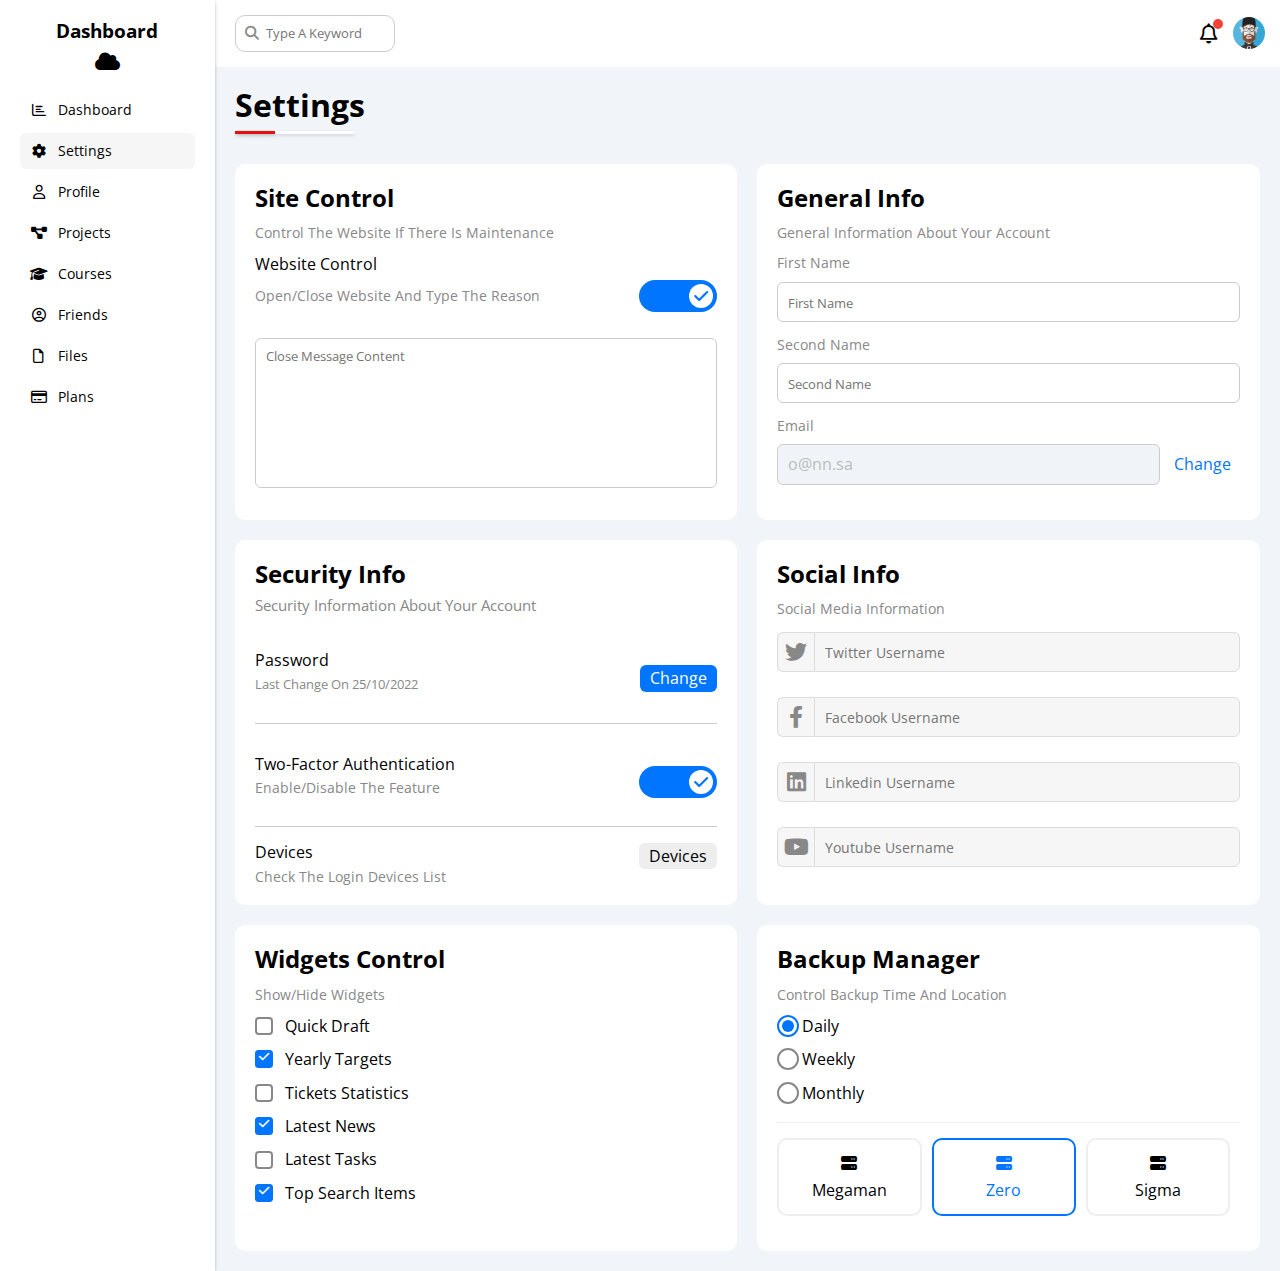
<file: settings.html>
<!DOCTYPE html>
<html lang="en">
  <head>
    <meta charset="UTF-8" />
    <meta http-equiv="X-UA-Compatible" content="IE=edge" />
    <meta name="viewport" content="width=device-width, initial-scale=1.0" />
    <title>Dashboard Settings</title>
    <!--Normalize CSS To Render Elements Normally-->
    <link rel="stylesheet" href="css/normalize.css" />
    <!--Font Awesome -->
    <link rel="stylesheet" href="css/all.min.css" />
    <!--Main Template CSS File- Keep it last css file to override all css files above-->
    <link rel="stylesheet" href="css/framework.css" />
    <link rel="stylesheet" href="css/style.css" />

    <!--Google Fonts (Open Sans)-->
    <link rel="preconnect" href="https://fonts.googleapis.com" />
    <link rel="preconnect" href="https://fonts.gstatic.com" crossorigin />
    <link
      href="https://fonts.googleapis.com/css2?family=Open+Sans:wght@300;500&display=swap"
      rel="stylesheet"
    />
    <!-- Website Fav Icon-->
    <link rel="icon" href="images/icon.png" />
  </head>
  <body>
    <div class="page d-flex">
      <div class="sidebar bg-white p-20 p-relative">
        <h3 class="p-relative txt-c mt-0">Dashboard</h3>
        <ul>
          <li>
            <a
              class="d-flex align-center fs-14 c-black rad-6 p-10"
              href="index.html"
            >
              <i class="fa-regular fa-chart-bar fa-fw"></i>
              <span>Dashboard</span>
            </a>
          </li>
          <li>
            <a
              class="active d-flex align-center fs-14 c-black rad-6 p-10"
              href="settings.html"
            >
              <i class="fa-solid fa-gear fa-fw"></i>
              <span>Settings</span>
            </a>
          </li>
          <li>
            <a
              class="d-flex align-center fs-14 c-black rad-6 p-10"
              href="profile.html"
            >
              <i class="fa-regular fa-user fa-fw"></i>
              <span>Profile</span>
            </a>
          </li>
          <li>
            <a
              class="d-flex align-center fs-14 c-black rad-6 p-10"
              href="projects.html"
            >
              <i class="fa-solid fa-diagram-project fa-fw"></i>
              <span>Projects</span>
            </a>
          </li>
          <li>
            <a
              class="d-flex align-center fs-14 c-black rad-6 p-10"
              href="courses.html"
            >
              <i class="fa-solid fa-graduation-cap fa-fw"></i>
              <span>Courses</span>
            </a>
          </li>
          <li>
            <a
              class="d-flex align-center fs-14 c-black rad-6 p-10"
              href="friends.html"
            >
              <i class="fa-regular fa-circle-user fa-fw"></i>
              <span>Friends</span>
            </a>
          </li>
          <li>
            <a
              class="d-flex align-center fs-14 c-black rad-6 p-10"
              href="files.html"
            >
              <i class="fa-regular fa-file fa-fw"></i>
              <span>Files</span>
            </a>
          </li>
          <li>
            <a
              class="d-flex align-center fs-14 c-black rad-6 p-10"
              href="plans.html"
            >
              <i class="fa-regular fa-credit-card fa-fw"></i>
              <span>Plans</span>
            </a>
          </li>
        </ul>
      </div>
      <div class="content w-full">
        <!--Start Head-->
        <div class="head bg-white p-15 between-flex">
          <div class="search p-relative">
            <input type="search" placeholder="Type A Keyword" class="p-10" />
          </div>
          <div class="icons d-flex align-center">
            <span class="notification p-relative">
              <i class="fa-regular fa-bell fa-lg"></i>
            </span>
            <img src="images/avatar-01.png" alt="avatar" />
          </div>
        </div>
        <!--End Head-->
        <h1 class="p-relative">Settings</h1>
          <!--Start Wrapper-->
        <div class="wrapper settings-page d-grid gap-20 ml-20 mr-20">
          <!--Start Site Control-->
        <div class="site-control p-20 bg-white rad-10 ">
          <!-- <label>
            <input class="toggle-checkbox" type="checkbox" checked />
            <div class="toggle-switch"></div>
          </label> -->
          <h2 class="mt-0 mb-10">Site Control</h3>
            <p class="c-grey fs-14" >Control The Website If There Is Maintenance</p>
            <span>Website Control</span>
            <div class="between-flex box">
            <p  class="c-grey fs-14">Open/Close Website And Type The Reason</p>
             <label>
            <input class="toggle-checkbox" type="checkbox" checked />
            <div class="toggle-switch"></div>
          </label>
          </div>
          <textarea class="message-area mt-20 d-block w-full" placeholder="Close Message Content"></textarea>
           </div>
          <!--End Site Control-->
          <!--Start General Info-->
          <div class="general-info p-20 bg-white rad-10 ">
            <h2 class="mt-0 mb-10">General Info</h2>
            <p class="c-grey fs-14">General Information About Your Account</p>
            <div class="mb-15 box">
              <label class="d-block fs-14 c-grey mb-10" for="first">First Name</label>
              <input class="p-10 rad-6  w-full c-grey" type="text" placeholder="First Name" id="first" >
            </div>
            <div class="mb-15 box">
              <label class="d-block fs-14 c-grey mb-10" for="second">Second Name</label>
              <input class="p-10 rad-6  w-full c-grey" type="text" placeholder="Second Name" id="second" >
            </div>
            <div class="mb-15 box">
              <label class="d-block fs-14 c-grey mb-10" for="email">Email</label>
              <input class="p-10 rad-6  w-full c-grey mr-10 " type="email" value="o@nn.sa"disabled id="email" >
               <a  class="c-blue" href="#">Change</a>
            </div>
          </div>
          <!--End General Info-->
          <!--Start Security Info-->
          <div class="security-info p-20 bg-white rad-10">
            <h2 class="mt-0 mb-10"> Security Info</h2>
            <p class=" mt-0 mb-20 c-grey fs-15">Security Information About Your Account</p>
            <div class="box between-flex mb-15">
              <div class="mb-30">
                <p class="mb-5">Password</p>
                <span class="c-grey fs-13 mt-5 mb-30">Last Change On 25/10/2022</span>
              </div>
              <a class=" button btn-shape c-white bg-blue " href="#">Change</a>
            </div>
            <div class="box between-flex">
              <div class="mb-30">
                <p class="mb-5">Two-Factor Authentication</p>
                <span class="c-grey fs-14 mt-0">Enable/Disable The Feature</span>
              </div>
              <label>
            <input class="toggle-checkbox" type="checkbox" checked />
            <div class="toggle-switch"></div>
          </label>
            </div>
            <div class="box between-flex">
              <div class="mb-0">
                <p class="mb-5">Devices</p>
                <span class="c-grey fs-14 mt-0">Check The Login Devices List</span>
              </div>
              <a class="btn-shape c-black bg-eee " href="#">Devices</a>
            </div>
          </div>
          <!--End Security Info-->
          <!--Start Social Info-->
          <div class=" social-info p-20 bg-white rad-10">
            <h2 class="mt-0 mb-10">Social Info</h2>
            <p class="c-grey fs-14">Social Media Information</p>
            <div class="box d-flex align-center mb-25">
              <i class="fa-brands fa-twitter center-flex c-grey twitter-icon"></i>
              <input class ="w-full"type="text" placeholder="Twitter Username">
              </div>
              <div class="box d-flex align-center mb-25">
              <i class="fa-brands fa-facebook-f center-flex c-grey facebook-icon"></i>
              <input class ="w-full"type="text" placeholder="Facebook Username">
              </div>
              <div class="box d-flex align-center mb-25">
              <i class="fa-brands fa-linkedin center-flex c-grey linkedin-icon"></i>
              <input class ="w-full"type="text" placeholder="Linkedin Username">
              </div>
              <div class="box d-flex align-center mb-0">
              <i class="fa-brands fa-youtube center-flex c-grey youtube-icon"></i>
              <input class ="w-full"type="text" placeholder="Youtube Username">
            </div>
          </div>
          <!--End Social Info-->
          <!--Start Widgets Control-->
          <div class="widgets-control p-20 bg-white rad-10">
            <h2 class="mt-0 mb-10">Widgets Control</h2>
            <p class="c-grey fs-14">Show/Hide Widgets</p>
              <div class="control d-flex align-center mb-15">
              <input type="checkbox" id="one">
              <label for="one">Quick Draft</label>
            </div>
            <div class="control d-flex align-center mb-15">
              <input type="checkbox" id="two" checked>
              <label for="two">Yearly Targets</label>
            </div>
            <div class="control d-flex align-center mb-15">
              <input type="checkbox" id="three" >
              <label for="three">Tickets Statistics</label>
            </div>
            <div class="control d-flex align-center mb-15">
              <input type="checkbox" id="four" checked>
              <label for="four">Latest News</label>
            </div>
            <div class="control d-flex align-center mb-15">
              <input type="checkbox" id="five">
              <label for="five">Latest Tasks</label>
            </div>
            <div class="control d-flex align-center mb-15">
              <input type="checkbox" id="six" checked>
              <label for="six">Top Search Items</label>
            </div>
          </div>
          <!--End Widgets Control-->
          <!--Start Backup Manager-->
          <div class="backup-manager p-20 bg-white rad-10">
            <h2 class="mt-0 mb-10">Backup Manager</h2>
            <p class="fs-14 c-grey">Control Backup Time And Location</p>
               <div class="control-radio d-flex align-center mb-15">
              <input type="radio" id="radio-one" name="time" checked>
              <label for="radio-one">Daily</label>
            </div>
               <div class="control-radio d-flex align-center mb-15">
              <input type="radio" id="radio-two" name="time">
              <label for="radio-two">Weekly</label>
            </div>
               <div class="control-radio d-flex align-center mb-15 pb-20">
              <input type="radio" id="radio-three" name="time">
              <label for="radio-three">Monthly</label>
            </div>
            <div class="servers mt-10 between-flex txt-c">
              <input type="radio" name="servers" id="server-one">
                <div class="server mb-15 rad-10 w-full">
                <label class="d-block m-15" for="server-one">
                 <i class="fa-solid fa-server d-block mb-10"></i>
                 Megaman
                 </label>
                    </div>
           
              <input type="radio" name="servers" id="server-two" checked>
                <div class="server mb-15 rad-10 w-full">
                <label class="d-block m-15" for="server-two">
                 <i class="fa-solid fa-server d-block mb-10"></i>
                 Zero
                 </label>
                    </div>
           
              <input type="radio" name="servers" id="server-three">
                <div class="server mb-15 rad-10 w-full">
                <label class="d-block m-15" for="server-three">
                 <i class="fa-solid fa-server d-block mb-10"></i>
                 Sigma
                 </label>
                    </div>
              </div>
            </div>
          </div>
          <!--End Backup Manager-->
            </div>
             <!--End Content-->
              </div>
    <!--End Page-->
  </body>
</html>
</file>
<file: css/framework.css>
:root {
  --main-transition: 0.3s;
  --blue-color: #0075ff;
  --blue-alt-color: #0d69d5;
  --orange-color: #f59e0b;
  --green-color: #22c55e;
  --red-color: #f44336;
  --grey-color: #888;
}
/*Start Box*/
.d-block {
  display: block;
}
.d-flex {
  display: flex;
}
.align-center {
  align-items: center;
}
.space-between {
  justify-content: space-between;
}
.f-wrap {
  flex-wrap: wrap;
}
.d-grid {
  display: grid;
}
.gap-20 {
  gap: 20px;
}
/*End Box*/
/*Start Padding+Margin*/
.p-0 {
  padding: 0;
}
.p-5 {
  padding: 5px;
}
.p-10 {
  padding: 10px;
}
.pt-10 {
  padding-top: 10px;
}
.p-15 {
  padding: 15px;
}
.pt-15 {
  padding-top: 15px;
}
.pt-20 {
  padding-top: 20px;
}
.pb-20 {
  padding-bottom: 20px;
}
.pb-15 {
  padding-bottom: 15px;
}
.p-20 {
  padding: 20px;
}
.m-0 {
  margin: 0;
}
.mt-0 {
  margin-top: 0;
}
.mt-5 {
  margin-top: 5px;
}
.mt-10 {
  margin-top: 10px;
}
.mr-10 {
  margin-right: 10px;
}
.mb-0 {
  margin-bottom: 0px;
}
.mb-5 {
  margin-bottom: 5px;
}
.mb-10 {
  margin-bottom: 10px;
}
.ml-10 {
  margin-left: 10px;
}
.m-15 {
  margin: 15px;
}
.mt-15 {
  margin-top: 15px;
}
.mb-15 {
  margin-bottom: 15px;
}
.m-20 {
  margin: 20px;
}
.mt-20 {
  margin-top: 20px;
}
.mr-20 {
  margin-right: 20px;
}
.mb-20 {
  margin-bottom: 20px;
}
.ml-20 {
  margin-left: 20px;
}
.mb-25 {
  margin-bottom: 25px;
}
.mt-30 {
  margin-top: 30px;
}
.mr-30 {
  margin-right: 30px;
}
.mb-30 {
  margin-bottom: 30px;
}
.ml-30 {
  margin-left: 30px;
}
.mb-50 {
  margin-bottom: 50px;
}
/*End Padding+Margin*/
/*Start Width+Height*/
.w-full {
  width: 100%;
}
.w-fit {
  width: fit-content;
}
.h-full {
  height: 100%;
}
/*End Width+Height*/
/*Start Colors*/
.bg-white {
  background-color: white;
}
.bg-eee {
  background-color: #eee;
}
.bg-blue {
  background-color: var(--blue-color);
}
.bg-orange {
  background-color: var(--orange-color);
}
.bg-green {
  background-color: var(--green-color);
}
.bg-red {
  background-color: var(--red-color);
}
.c-black {
  color: black;
}
.c-grey {
  color: var(--grey-color);
}
.c-blue {
  color: var(--blue-color);
}
.c-orange {
  color: var(--orange-color);
}
.c-green {
  color: var(--green-color);
}
.c-red {
  color: var(--red-color);
}
.c-white {
  color: white;
}
/*End Colors*/
/*Start Position*/
.p-relative {
  position: relative;
}
/*End Position*/
/*Start Font*/
.txt-c {
  text-align: center;
}
.fs-13 {
  font-size: 13px;
}
.fs-14 {
  font-size: 14px;
}
.fs-15 {
  font-size: 15px;
}
.fs-25 {
  font-size: 25px;
}
.fw-bold {
  font-weight: bold;
}
/*End Font*/
/*Start Borders*/
.b-none {
  border: none;
}
.rad-6 {
  border-radius: 6px;
  -webkit-border-radius: 6px;
  -moz-border-radius: 6px;
  -ms-border-radius: 6px;
  -o-border-radius: 6px;
}
.rad-10 {
  border-radius: 10px;
  -webkit-border-radius: 10px;
  -moz-border-radius: 10px;
  -ms-border-radius: 10px;
  -o-border-radius: 10px;
}
.rad-half {
  border-radius: 50%;
  -webkit-border-radius: 50%;
  -moz-border-radius: 50%;
  -ms-border-radius: 50%;
  -o-border-radius: 50%;
}
/*End Borders*/
/*Start Components*/
.center-flex {
  display: flex;
  align-items: center;
  justify-content: center;
}
.between-flex {
  display: flex;
  align-items: center;
  justify-content: space-between;
}
.btn-shape {
  padding: 4px 10px;
  border-radius: 6px;
  -webkit-border-radius: 6px;
  -moz-border-radius: 6px;
  -ms-border-radius: 6px;
  -o-border-radius: 6px;
}
/*End Components*/
/*Start Mobile*/
@media (max-width: 767px) {
  .hide-mobile {
    display: none;
  }
  .txt-c-mobile {
    text-align: center;
  }
  .block-mobile {
    display: block;
  }
  .center-flex-mobile {
    display: flex;
    justify-content: center;
    align-items: center;
  }
}
/*End Mobile*/
</file>
<file: css/style.css>
/*Start Variables*/
:root {
  --main-transition: 0.3s;
  --blue-color: #0075ff;
  --blue-alt-color: #0d69d5;
  --orange-color: #f59e0b;
  --green-color: #22c55e;
  --red-color: #f44336;
  --grey-color: #888;
}
/*End Variables*/
/*Start Global Rules*/
* {
  --webkit-box-sizing: border-box;
  -moz-box-sizing: border-box;
  box-sizing: border-box;
}
html {
  scroll-behavior: smooth;
}
body {
  margin: 0;
  font-family: "Open Sans", sans-serif;
}

a {
  text-decoration: none;
}
ul {
  list-style: none;
  margin: 0;
  padding: 0;
}
/* Start Scrollbar*/
::-webkit-scrollbar {
  width: 15px;
}
::-webkit-scrollbar-track {
  background-color: white;
}
::-webkit-scrollbar-thumb {
  background-color: var(--blue-color);
}
::-webkit-scrollbar-thumb:hover {
  background-color: var(--blue-alt-color);
}
/* End Scrollbar*/
.container {
  padding-left: 15px;
  padding-right: 15px;
  margin-left: auto;
  margin-right: auto;
}
/*Container Media Quieries To Avoid Horizontal Scroll*/
/*Small*/
@media (min-width: 768px) {
  .container {
    width: 750px;
  }
}
/*Medium*/
@media (min-width: 992px) {
  .container {
    width: 970px;
  }
}
/*Large*/
@media (min-width: 1200px) {
  .container {
    width: 1170px;
  }
}
/*End Global Rules*/
/*Start Special Components*/
/*End Special Components*/
/*Start Page*/
.page {
  background-color: #f1f5f9;
  min-height: 100vh;
}
/*End Page*/
/*Start Sidebar*/
.sidebar {
  width: 250px;
  box-shadow: rgba(50, 50, 93, 0.25) 0px 2px 5px -1px,
    rgba(0, 0, 0, 0.3) 0px 1px 3px -1px;
}
.sidebar > h3 {
  margin-bottom: 50px;
}
@media (max-width: 767px) {
  .sidebar > h3 {
    font-size: 13px;
    margin-bottom: 15px;
    margin-left: -8px;
  }
}
@media (min-width: 768px) {
  .sidebar > h3::before {
    position: absolute;
    content: "\f0c2";
    font-family: "Font Awesome 6 Free";
    font-weight: 900;
    font-size: 20px;
    color: black;
    left: 50%;
    top: 30px;
    transform: translateX(-50%);
    -webkit-transform: translateX(-50%);
    -moz-transform: translateX(-50%);
    -ms-transform: translateX(-50%);
    -o-transform: translateX(-50%);
  }
}
.sidebar ul li a {
  margin-bottom: 5px;
  transition: var(--main-transition);
  -webkit-transition: var(--main-transition);
  -moz-transition: var(--main-transition);
  -ms-transition: var(--main-transition);
  -o-transition: var(--main-transition);
}
.sidebar ul li a:hover,
.sidebar ul li a.active {
  background-color: #f6f6f6;
}
.sidebar ul li a span {
  font-size: 14px;
  margin-left: 10px;
}
@media (max-width: 767px) {
  .sidebar {
    width: 75px;
    padding: 10px;
  }
  .sidebar ul li a span {
    display: none;
  }
}
/*End Sidebar*/
/*Start Content*/
.content {
  overflow: hidden;
}
.head .search::before {
  font-family: var(--fa-style-family-classic);
  content: "\f002";
  font-weight: 900;
  position: absolute;
  left: 15px;
  top: 50%;
  font-size: 14px;
  color: var(--grey-color);
  transform: translateY(-50%);
  -webkit-transform: translateY(-50%);
  -moz-transform: translateY(-50%);
  -ms-transform: translateY(-50%);
  -o-transform: translateY(-50%);
}
.head .search input[type="search"] {
  border: 1px solid #ccc;
  margin-left: 5px;
  padding-left: 30px;
  width: 160px;
  font-size: 13px;
  transition: var(--main-transition);
  -webkit-transition: var(--main-transition);
  -moz-transition: var(--main-transition);
  -ms-transition: var(--main-transition);
  -o-transition: var(--main-transition);
  border-radius: 10px;
  -webkit-border-radius: 10px;
  -moz-border-radius: 10px;
  -ms-border-radius: 10px;
  -o-border-radius: 10px;
}
.head .search input[type="search"]:focus {
  width: 200px;
  outline-color: red;
  border: none;
}
.head .search input[type="search"]:focus::placeholder {
  opacity: 0;
}
.head .icons .notification::before {
  content: "";
  position: absolute;
  width: 10px;
  height: 10px;
  right: -5px;
  top: -5px;
  background-color: var(--red-color);
  border-radius: 50%;
  -webkit-border-radius: 50%;
  -moz-border-radius: 50%;
  -ms-border-radius: 50%;
  -o-border-radius: 50%;
}
.head .icons img {
  max-width: 32px;
  max-height: 32px;
  margin-left: 15px;
  border-radius: 50%;
  -webkit-border-radius: 50%;
  -moz-border-radius: 50%;
  -ms-border-radius: 50%;
  -o-border-radius: 50%;
}
.page h1 {
  margin: 20px 20px 40px;
}
.page h1::before,
.page h1::after {
  content: "";
  position: absolute;
  height: 3px;
  bottom: -10px;
  left: 0;
  box-shadow: rgba(50, 50, 93, 0.25) 0px 2px 5px -1px,
    rgba(0, 0, 0, 0.3) 0px 1px 3px -1px;
}
.page h1::before {
  background-color: white;
  width: 120px;
}
.page h1::after {
  background-color: rgb(233, 14, 14);
  width: 40px;
}
/*End Content*/
/*Start Wrapper*/
.wrapper {
  grid-template-columns: repeat(auto-fill, minmax(450px, 1fr));
  margin-left: 20px;
  margin-right: 20px;
  margin-bottom: 20px;
}
@media (max-width: 767px) {
  .wrapper {
    grid-template-columns: minmax(200px, 1fr);
    margin-left: 10px;
    margin-right: 10px;
    gap: 10px;
  }
}
/*Start Dashboard Page*/
/*Start Welcome*/
.welcome {
  overflow: hidden;
}
/*Overflow hidden 3ashan el sora lama tt7at el border radius yfdal m3mol*/
@media (max-width: 767px) {
  .welcome .intro {
    flex-direction: column;
    text-align: center;
  }
}
.welcome .intro img {
  width: 170px;
  margin-bottom: -10px;
}
.welcome .avatar {
  width: 64px;
  height: 64px;
  border: 2px solid white;
  padding: 2px;
  box-shadow: rgba(50, 50, 93, 0.25) 0px 2px 5px -1px,
    rgba(0, 0, 0, 0.3) 0px 1px 3px -1px;
  margin-left: 20px;
  margin-top: -32px;
  border-radius: 50%;
  -webkit-border-radius: 50%;
  -moz-border-radius: 50%;
  -ms-border-radius: 50%;
  -o-border-radius: 50%;
}
.welcome .body {
  border-top: 1px solid #eee;
  border-bottom: 1px solid #eee;
}
.welcome .body > div {
  flex: 1;
}
.welcome .visit {
  margin: 0 15px 15px auto;
  transition: var(--main-transition);
  -webkit-transition: var(--main-transition);
  -moz-transition: var(--main-transition);
  -ms-transition: var(--main-transition);
  -o-transition: var(--main-transition);
}
.welcome .visit:hover {
  background-color: var(--blue-alt-color);
}
@media (max-width: 767px) {
  .welcome .intro {
    padding-bottom: 30px;
  }
  .welcome .avatar {
    margin-left: 0;
  }
  .welcome .body > div:not(:last-child) {
    margin-bottom: 20px;
  }
}
/*End Welcome */
/*Start Quick Draft*/
.quick-draft textarea {
  resize: none;
  min-height: 180px;
}
.quick-draft input[type="text"]:focus {
  outline-color: red;
  caret-color: red;
}
.quick-draft textarea:focus {
  outline-color: red;
  caret-color: red;
}
.quick-draft .save {
  margin-left: auto;
  cursor: pointer;
  transition: var(--main-transition);
  -webkit-transition: var(--main-transition);
  -moz-transition: var(--main-transition);
  -ms-transition: var(--main-transition);
  -o-transition: var(--main-transition);
}
.quick-draft .save:hover {
  background-color: var(--blue-alt-color);
}
/*End Quick Draft*/
/*Start Yearly Targets*/
.targets .targets-row .icon {
  width: 80px;
  height: 80px;
  margin-right: 15px;
}
.targets .details {
  flex: 1;
}
.targets .details .progress {
  height: 4px;
}
.targets .details .progress > span {
  position: absolute;
  left: 0;
  top: 0;
  height: 100%;
}
.targets .details .progress > span span {
  position: absolute;
  bottom: 16px;
  right: -16px;
  color: white;
  padding: 2px 5px;
  font-size: 12px;
  border-radius: 6px;
  -webkit-border-radius: 6px;
  -moz-border-radius: 6px;
  -ms-border-radius: 6px;
  -o-border-radius: 6px;
}
.targets .details .progress > span span::before {
  content: "";
  position: absolute;
  border-color: transparent;
  border-width: 5px;
  border-style: solid;
  bottom: -10px;
  left: 50%;
  transform: translateX(-50%);
  -webkit-transform: translateX(-50%);
  -moz-transform: translateX(-50%);
  -ms-transform: translateX(-50%);
  -o-transform: translateX(-50%);
}
.targets .details .progress > .money-blue span::before {
  border-top-color: var(--blue-color);
}
.targets .details .progress > .projects-orange span::before {
  border-top-color: var(--orange-color);
}
.targets .details .progress > .team-green span::before {
  border-top-color: var(--green-color);
}
.money-blue .icon,
.money-blue .progress {
  background-color: rgb(0 117 255 / 20%);
}
.projects-orange .icon,
.projects-orange .progress {
  background-color: rgb(245 158 11 / 20%);
}
.team-green .icon,
.team-green .progress {
  background-color: rgb(34 197 94 / 20%);
}
/*End Yearly Targets*/
/*Start Tickets*/
.tickets .box {
  border: 1px solid #ccc;
  width: calc(50% - 10px);
}
@media (max-width: 767px) {
  .tickets .box {
    width: 100%;
  }
}
/*End Tickets*/
/*Start News*/
.news .box:not(:last-of-type) {
  margin-bottom: 20px;
  padding-bottom: 20px;
  border-bottom: 1px solid #eee;
}
@media (max-width: 767px) {
  .news .box {
    display: block;
  }
}
.news .box img {
  max-width: 100px;
  margin-right: 15px;
  border-radius: 6px;
  -webkit-border-radius: 6px;
  -moz-border-radius: 6px;
  -ms-border-radius: 6px;
  -o-border-radius: 6px;
}
.news .box .content-holder {
  flex: 1;
}
.news .box .content-holder h3 {
  margin: 0 0 6px;
  font-size: 16px;
}
@media (max-width: 767px) {
  .news .box span {
    margin: 10px auto;
  }
}
/*End News*/
/*Start Tasks*/
.tasks .box:not(:last-of-type) {
  margin-bottom: 20px;
  padding-bottom: 20px;
  border-bottom: 1px solid #eee;
}
.tasks .box .content-holder {
  flex: 1;
}
.tasks .box i {
  transition: var(--main-transition);
  -webkit-transition: var(--main-transition);
  -moz-transition: var(--main-transition);
  -ms-transition: var(--main-transition);
  -o-transition: var(--main-transition);
  cursor: pointer;
}
.tasks .box i:hover {
  color: var(--red-color);
}
.tasks .box:nth-of-type(4) i {
  opacity: 0.3;
}
.tasks .box:nth-of-type(4) h3,
.tasks .box:nth-of-type(4) p {
  text-decoration: line-through;
  opacity: 0.3;
}
/*End Tasks*/
/*Start Latest Uploads*/
.latest-uploads .box:not(:last-of-type) {
  border-bottom: 1px solid #eee;
}
.latest-uploads .box .content-holder {
  flex: 1;
}
.latest-uploads .box img {
  max-width: 40px;
  max-height: 40px;
  margin-right: 15px;
}
/*End Latest Uploads*/
/*Start Project Progress*/
.project-progress .box p::before {
  content: "";
  position: absolute;
  left: 0px;
  margin-right: 100px;
  width: 20px;
  height: 20px;
  background-color: var(--blue-color);
  border: 1px solid white;
  outline: 2px solid var(--blue-color);
  border-radius: 50%;
  -webkit-border-radius: 50%;
  -moz-border-radius: 50%;
  -ms-border-radius: 50%;
  -o-border-radius: 50%;
  z-index: 1;
}
.project-progress .box p:last-of-type::before {
  background-color: white;
}
.project-progress .box p::after {
  content: "";
  position: absolute;
  left: 10px;
  top: 40px;
  width: 2px;
  height: calc(69% - 10px);
  background-color: var(--blue-color);
}
.project-progress .box p.animated-paragraph::before {
  animation: blinking 0.8s infinite alternate;
  -webkit-animation: blinking 0.8s infinite alternate;
  background-color: white;
}
.project-progress img {
  position: absolute;
  right: 0;
  bottom: 0;
  max-width: 150px;
  max-height: 150px;
  opacity: 0.1;
}
@media (max-width: 767px) {
  .project-progress img {
    max-width: 100px;
    bottom: 70px;
  }
}
/*End Project Progress*/
/*Start Reminders*/
.reminders .content-holder {
  border-left: 2px solid;
  padding-left: 15px;
}
.reminders .content-holder.blue-reminder {
  border-left-color: var(--blue-color);
}
.reminders .content-holder.green-reminder {
  border-left-color: var(--green-color);
}
.reminders .content-holder.orange-reminder {
  border-left-color: var(--orange-color);
}
.reminders .content-holder.red-reminder {
  border-left-color: var(--red-color);
}
.reminders .content-holder.green-reminder::before {
  background-color: var(--green-color);
}
.reminders .content-holder.orange-reminder::before {
  background-color: var(--orange-color);
}
.reminders .content-holder.red-reminder::before {
  background-color: var(--red-color);
}
.reminders .content-holder::before {
  content: "";
  position: absolute;
  width: 20px;
  height: 20px;
  background-color: var(--blue-color);
  left: -30px;
  top: 4px;
  transform: translateY(50%);
  border-radius: 50%;
  -webkit-border-radius: 50%;
  -moz-border-radius: 50%;
  -ms-border-radius: 50%;
  -o-border-radius: 50%;
}
/*End Reminders*/
/*Start Latest Post*/
.latest-post .box {
  border-bottom: 1px solid #ccc;
}
.latest-post .quote-holder {
  line-height: 1.8;
  min-height: 140px;
}
.latest-post .interaction {
  border-top: 1px solid #ccc;
}
.latest-post .box img {
  width: 64px;
  height: 64px;
  padding: 2px;
  margin-right: 5px;
  margin-top: -30px;
  border-radius: 50%;
  -webkit-border-radius: 50%;
  -moz-border-radius: 50%;
  -ms-border-radius: 50%;
  -o-border-radius: 50%;
}
/*End Latest Post*/
/*Start Social Media Stats*/
.social-media .box {
  padding-left: 70px;
}
.social-media .box i {
  position: absolute;
  left: 0;
  top: 0;
  width: 52px;
  transition: var(--main-transition);
  -webkit-transition: var(--main-transition);
  -moz-transition: var(--main-transition);
  -ms-transition: var(--main-transition);
  -o-transition: var(--main-transition);
}
.social-media .box i:hover {
  transform: rotate(5deg);
  -webkit-transform: rotate(5deg);
  -moz-transform: rotate(5deg);
  -ms-transform: rotate(5deg);
  -o-transform: rotate(5deg);
}
.social-media .twitter {
  background-color: rgb(29 161 242 / 20%);
  color: #1da1f2;
}
.social-media .twitter i,
.social-media .twitter a {
  background-color: #1da1f2;
}
.social-media .youtube {
  background-color: rgb(255 0 0 / 20%);
  color: #ff0000;
}
.social-media .youtube i,
.social-media .youtube a {
  background-color: #ff0000;
}
.social-media .facebook {
  background-color: rgb(24 119 242 / 20%);
  color: #1877f2;
}
.social-media .facebook i,
.social-media .facebook a {
  background-color: #1877f2;
}
.social-media .linkedin {
  background-color: rgb(0 119 181 / 20%);
  color: #0077b5;
}
.social-media .linkedin i,
.social-media .linkedin a {
  background-color: #0077b5;
}
/*End Social Media Stats*/
/*Start Projects Table*/
.projects-table .responsive-table {
  overflow-x: auto;
}
.projects-table table {
  min-width: 1000px;
  border-spacing: 0;
}
.projects-table thead td {
  background-color: #eee;
  font-weight: bold;
}
.projects-table table td {
  padding: 15px;
}
.projects-table tbody td {
  border-bottom: 1px solid #eee;
  border-left: 1px solid #eee;
  transition: var(--main-transition);
  -webkit-transition: var(--main-transition);
  -moz-transition: var(--main-transition);
  -ms-transition: var(--main-transition);
  -o-transition: var(--main-transition);
}
.projects-table table tbody tr td:last-child {
  border-right: 1px solid #eee;
}
.projects-table table tbody tr:hover td {
  background-color: #faf7f7;
}
.projects-table table img {
  width: 32px;
  height: 32px;
  padding: 2px;
  background-color: white;
  border-radius: 50%;
  -webkit-border-radius: 50%;
  -moz-border-radius: 50%;
  -ms-border-radius: 50%;
  -o-border-radius: 50%;
}
.projects-table table img:not(:first-child) {
  margin-left: -20px;
}
/*End Projects Table*/
/*End Wrapper*/
/*End Dashboard Page*/
/*Start Settings Page*/
/*Start Toggle Switch*/
.toggle-checkbox {
  -webkit-appearance: none;
  appearance: none;
  display: none;
}
.toggle-switch {
  background-color: #ccc;
  width: 78px;
  height: 32px;
  position: relative;
  cursor: pointer;
  border-radius: 16px;
  -webkit-border-radius: 16px;
  -moz-border-radius: 16px;
  -ms-border-radius: 16px;
  -o-border-radius: 16px;
  transition: var(--main-transition);
  -webkit-transition: var(--main-transition);
  -moz-transition: var(--main-transition);
  -ms-transition: var(--main-transition);
  -o-transition: var(--main-transition);
}
.toggle-switch::before {
  font-family: var(--fa-style-family-classic);
  content: "\f00d";
  font-weight: 900;
  background-color: white;
  width: 24px;
  height: 24px;
  position: absolute;
  top: 4px;
  left: 4px;
  display: flex;
  justify-content: center;
  align-items: center;
  color: #aaa;
  border-radius: 50%;
  -webkit-border-radius: 50%;
  -moz-border-radius: 50%;
  -ms-border-radius: 50%;
  -o-border-radius: 50%;
  transition: var(--main-transition);
}
.toggle-checkbox:checked + .toggle-switch {
  background-color: var(--blue-color);
}
.toggle-checkbox:checked + .toggle-switch::before {
  content: "\f00c";
  left: 50px;
  color: var(--blue-color);
}
/*End Toggle Switch*/
/*Start Site Control*/
.settings-page .site-control .message-area {
  resize: none;
  min-height: 150px;
  display: block;
  border-radius: 6px;
  -webkit-border-radius: 6px;
  -moz-border-radius: 6px;
  -ms-border-radius: 6px;
  -o-border-radius: 6px;
  padding: 10px;
  border: 1px solid #ccc;
  font-size: 13px;
}
.settings-page .site-control .message-area::placeholder {
  font-size: 13px;
}
.settings-page .site-control .message-area:focus {
  outline-color: red;
}
/*End Site Control*/
/*Start General Info*/
.settings-page .general-info .box input[type="text"],
.settings-page .general-info .box input[type="email"] {
  border: 1px solid #ccc;
}
.settings-page .general-info .box input[type="text"]::placeholder,
.settings-page .general-info .box input[type="email"]::placeholder {
  font-size: 13px;
}
.settings-page .general-info .box input[type="text"]:focus,
.settings-page .general-info .box input[type="email"]:focus {
  outline-color: red;
}
.settings-page .general-info .box input[type="email"] {
  background-color: #f0f4f8;
  color: #bbb;
  cursor: no-drop;
  width: calc(100% - 80px);
}
/*End General Info*/
/*Start Security Info*/
.settings-page .security-info .box:not(:last-of-type) {
  border-bottom: 1px solid #ccc;
}
.settings-page .security-info .box .button {
  transition: var(--main-transition);
  -webkit-transition: var(--main-transition);
  -moz-transition: var(--main-transition);
  -ms-transition: var(--main-transition);
  -o-transition: var(--main-transition);
}
.settings-page .security-info .box .button:hover {
  background-color: var(--blue-alt-color);
}
@media (max-width: 767px) {
  .settings-page .security-info .box:last-of-type a {
    align-self: flex-end;
  }
}
/*End Security Info*/
/*Start Social Info*/
.settings-page .social-info .box input[type="text"] {
  background-color: #f6f6f6;
  border: 1px solid #ddd;
  height: 40px;
  padding-left: 10px;
  border-radius: 0 6px 6px 0;
  -webkit-border-radius: 0 6px 6px 0;
  -moz-border-radius: 0 6px 6px 0;
  -ms-border-radius: 0 6px 6px 0;
  -o-border-radius: 0 6px 6px 0;
}
.settings-page .social-info .box input[type="text"]::placeholder {
  font-size: 14px;
}
.settings-page .social-info .box input[type="text"]:focus {
  outline: none;
}

.settings-page .social-info .box:focus-within i.twitter-icon {
  background-color: #1da1f2;
  color: white;
}
.settings-page .social-info .box:focus-within i.facebook-icon {
  background-color: #1877f2;
  color: white;
}
.settings-page .social-info .box:focus-within i.linkedin-icon {
  background-color: #0077b5;
  color: white;
}
.settings-page .social-info .box:focus-within i.youtube-icon {
  background-color: #ff0000;
  color: white;
}
.settings-page .social-info .box i:hover {
  color: black;
}
.settings-page .social-info .box i {
  width: 40px;
  height: 40px;
  font-size: 22px;
  background-color: #f6f6f6;
  border: 1px solid #ddd;
  border-right: none;
  border-radius: 6px 0 0 6px;
  -webkit-border-radius: 6px 0 0 6px;
  -moz-border-radius: 6px 0 0 6px;
  -ms-border-radius: 6px 0 0 6px;
  -o-border-radius: 6px 0 0 6px;
  transition: var(--main-transition);
  -webkit-transition: var(--main-transition);
  -moz-transition: var(--main-transition);
  -ms-transition: var(--main-transition);
  -o-transition: var(--main-transition);
}
/*End Social Info*/
/*Start Widgets Control*/
.settings-page .widgets-control .control input[type="checkbox"] {
  -webkit-appearance: none;
  appearance: none;
}
.settings-page .widgets-control .control label {
  padding-left: 30px;
  cursor: pointer;
  position: relative;
}
.settings-page .widgets-control .control label::before {
  content: "";
  position: absolute;
  left: 0;
  top: 50%;
  width: 14px;
  height: 14px;
  border: 2px solid var(--grey-color);
  transform: translateY(-50%);
  -webkit-transform: translateY(-50%);
  -moz-transform: translateY(-50%);
  -ms-transform: translateY(-50%);
  -o-transform: translateY(-50%);
  border-radius: 4px;
  -webkit-border-radius: 4px;
  -moz-border-radius: 4px;
  -ms-border-radius: 4px;
  -o-border-radius: 4px;
}
.settings-page .widgets-control .control label:hover::before {
  border-color: var(--blue-alt-color);
}
.settings-page .widgets-control .control label::after {
  content: "\f00c";
  font-family: var(--fa-style-family-classic);
  font-weight: 900;
  position: absolute;
  left: 0;
  top: 50%;
  background-color: var(--blue-color);
  color: white;
  width: 18px;
  height: 18px;
  font-size: 12px;
  display: flex;
  justify-content: center;
  margin-top: -9px;
  transition: var(--main-transition);
  transform: scale(0) rotate(360deg);
  -webkit-transform: scale(0) rotate(360deg);
  -moz-transform: scale(0) rotate(360deg);
  -ms-transform: scale(0) rotate(360deg);
  -o-transform: scale(0) rotate(360deg);
  -webkit-transition: var(--main-transition);
  -moz-transition: var(--main-transition);
  -ms-transition: var(--main-transition);
  -o-transition: var(--main-transition);
  border-radius: 4px;
  -webkit-border-radius: 4px;
  -moz-border-radius: 4px;
  -ms-border-radius: 4px;
  -o-border-radius: 4px;
}
.settings-page
  .widgets-control
  .control
  input[type="checkbox"]:checked
  + label::after {
  transform: scale(1);
  -webkit-transform: scale(1);
  -moz-transform: scale(1);
  -ms-transform: scale(1);
  -o-transform: scale(1);
}
/*End Widgets Control*/
/*Start Backup Manager*/
.settings-page .backup-manager .control-radio input[type="radio"] {
  -webkit-appearance: none;
  appearance: none;
}
.settings-page .backup-manager .control-radio label {
  padding-left: 25px;
  cursor: pointer;
  position: relative;
}
.settings-page .backup-manager .control-radio label::before {
  content: "";
  position: absolute;
  left: 0;
  top: 50%;
  width: 18px;
  height: 18px;
  border: 2px solid var(--grey-color);
  margin-top: -11px;
  border-radius: 50%;
  -webkit-border-radius: 50%;
  -moz-border-radius: 50%;
  -ms-border-radius: 50%;
  -o-border-radius: 50%;
}
.settings-page .backup-manager .control-radio label::after {
  content: "";
  position: absolute;
  left: 5px;
  top: 3px;
  background-color: var(--blue-color);
  width: 12px;
  height: 12px;
  display: flex;
  justify-content: center;
  align-items: center;
  transition: var(--main-transition);
  border-radius: 50%;
  -webkit-border-radius: 50%;
  -moz-border-radius: 50%;
  -ms-border-radius: 50%;
  -o-border-radius: 50%;
  -webkit-transition: var(--main-transition);
  -moz-transition: var(--main-transition);
  -ms-transition: var(--main-transition);
  -o-transition: var(--main-transition);
  transform: scale(0);
  -webkit-transform: scale(0);
  -moz-transform: scale(0);
  -ms-transform: scale(0);
  -o-transform: scale(0);
}
.settings-page
  .backup-manager
  .control-radio
  input[type="radio"]:checked
  + label::before {
  border-color: var(--blue-color);
}
.settings-page
  .backup-manager
  .control-radio
  input[type="radio"]:checked
  + label::after {
  transform: scale(1);
  -webkit-transform: scale(1);
  -moz-transform: scale(1);
  -ms-transform: scale(1);
  -o-transform: scale(1);
}
.settings-page .backup-manager .control-radio:nth-of-type(3) {
  border-bottom: 1px solid #eee;
}
.settings-page .backup-manager .servers input[type="radio"] {
  -webkit-appearance: none;
  appearance: none;
}
@media (max-width: 767px) {
  .settings-page .backup-manager .servers {
    flex-wrap: wrap;
  }
}
.settings-page .backup-manager .servers .server {
  border: 2px solid #eee;
  position: relative;
  margin-right: 10px;
}
.settings-page .backup-manager .servers .server label {
  cursor: pointer;
}
.settings-page .backup-manager .servers input[type="radio"]:checked + .server {
  border-color: var(--blue-color);
  color: var(--blue-color);
}
/*End Backup Manager*/
/*End Settings Page*/
/*Start Profile Page*/
/*Start Avatar*/
.profile-page .avatar-box {
  width: 300px;
}
@media (min-width: 768px) {
  .profile-page .avatar-box {
    border-right: 1px solid #eee;
  }
}
.profile-page .avatar-box > img {
  width: 120px;
  height: 120px;
}
.profile-page .avatar-box .level {
  height: 6px;
  margin: auto;
  overflow: hidden;
  width: 70%;
}
.profile-page .avatar-box .level span {
  position: absolute;
  left: 0;
  top: 0;
  height: 100%;
  background-color: var(--blue-color);
  border-radius: 6px;
  -webkit-border-radius: 6px;
  -moz-border-radius: 6px;
  -ms-border-radius: 6px;
  -o-border-radius: 6px;
}
/*End Avatar*/
/*Start Overview*/
@media (max-width: 767px) {
  .profile-page .overview {
    flex-direction: column;
  }
}
.profile-page .overview .info-box .box {
  flex-wrap: wrap;
  border-bottom: 1px solid #eee;
  transition: var(--main-transition);
  -webkit-transition: var(--main-transition);
  -moz-transition: var(--main-transition);
  -ms-transition: var(--main-transition);
  -o-transition: var(--main-transition);
}
.profile-page .overview .info-box .box:hover {
  background-color: #f9f9f9;
}
.profile-page .overview .info-box .box > div {
  min-width: 250px;
  padding: 10px 0 0;
}
.profile-page .overview .info-box .box h4 {
  font-weight: normal;
}
/*End Overview*/
/*Start Other Data*/
@media (max-width: 767px) {
  .profile-page .other-data {
    flex-direction: column;
  }
}
.profile-page .my-skills ul li {
  padding: 15px 0;
}
.profile-page .my-skills ul li span {
  display: inline-flex;
  font-size: 14px;
}
.profile-page .my-skills ul li span:not(:last-child) {
  margin-right: 5px;
}

.profile-page .my-skills ul li:not(:last-child) {
  border-bottom: 1px solid #eee;
}
.profile-page .latest-activities {
  flex: 1;
}
.profile-page .latest-activities .activity:not(:last-child) {
  border-bottom: 1px solid #eee;
  padding-bottom: 20px;
  margin-bottom: 20px;
}
.profile-page .latest-activities .activity img {
  width: 64px;
  height: 64px;
  margin-right: 10px;
  border-radius: 50%;
  -webkit-border-radius: 50%;
  -moz-border-radius: 50%;
  -ms-border-radius: 50%;
  -o-border-radius: 50%;
}
@media (min-width: 768px) {
  .profile-page .latest-activities .activity .date {
    margin-left: auto;
    text-align: right;
  }
}
@media (max-width: 767px) {
  .profile-page .latest-activities .activity {
    flex-direction: column;
    /*Or*/
    /* display: block; */
  }
  .profile-page .latest-activities .activity img {
    margin-right: 0;
    margin-bottom: 15px;
  }
  .profile-page .latest-activities .activity .date {
    margin-top: 15px;
  }
}
/*End Other Data*/
/*End Profile Page*/
/*Start Projects Page*/
.projects-page .project .date {
  position: absolute;
  top: 10px;
  right: 10px;
}
.projects-page .project h4 {
  font-weight: normal;
}
.projects-page .project .team {
  position: relative;
  min-height: 80px;
}
.projects-page .project .team a {
  position: absolute;
  left: 0;
  bottom: 0;
  transition: 1s;
  -webkit-transition: 1s;
  -moz-transition: 1s;
  -ms-transition: 1s;
  -o-transition: 1s;
}
.projects-page .project .team a:nth-child(2) {
  left: 25px;
}
.projects-page .project .team a:nth-child(3) {
  left: 50px;
}
.projects-page .project .team a:nth-child(4) {
  left: 75px;
}
.projects-page .project .team a:hover {
  z-index: 5;
}
.projects-page .project .team a img {
  width: 40px;
  height: 40px;
  border: 2px solid white;
  border-radius: 50%;
  -webkit-border-radius: 50%;
  -moz-border-radius: 50%;
  -ms-border-radius: 50%;
  -o-border-radius: 50%;
}
.projects-page .project .project-holder {
  justify-content: flex-end;
  border-top: 1px solid #eee;
  padding-top: 15px;
  margin-top: 15px;
}
@media (max-width: 767px) {
  .projects-page .project .project-holder {
    flex-direction: column;
  }
}
.projects-page .project .project-holder span {
  padding: 3px 8px;
  margin-left: 5px;
  width: fit-content;
}
@media (max-width: 767px) {
  .projects-page .project .project-holder span:not(:last-child) {
    margin-bottom: 15px;
  }
}
.projects-page .project .info {
  border-top: 1px solid #eee;
  margin-top: 15px;
  padding-top: 15px;
}
@media (max-width: 767px) {
  .projects-page .project .info {
    flex-direction: column;
  }
}
@media (max-width: 767px) {
  .projects-page .project .info .progress {
    margin-bottom: 15px;
  }
}
.projects-page .project .info .progress {
  position: relative;
  height: 8px;
  width: 260px;
  border-radius: 6px;
  -webkit-border-radius: 6px;
  -moz-border-radius: 6px;
  -ms-border-radius: 6px;
  -o-border-radius: 6px;
}
.projects-page .project .info .progress span {
  position: absolute;
  left: 0;
  top: 0;
  height: 100%;
  border-radius: 6px;
  -webkit-border-radius: 6px;
  -moz-border-radius: 6px;
  -ms-border-radius: 6px;
  -o-border-radius: 6px;
}
/*End Projects Page*/
/*Start Courses Page*/
.courses-page.wrapper {
  grid-template-columns: repeat(auto-fill, minmax(300px, 1fr));
}
@media (max-width: 767px) {
  .courses-page.wrapper {
    grid-template-columns: minmax(200px, 1fr);
    margin-left: 10px;
    margin-right: 10px;
    gap: 10px;
  }
}
.courses-page .box {
  overflow: hidden;
  transition: var(--main-transition);
  -webkit-transition: var(--main-transition);
  -moz-transition: var(--main-transition);
  -ms-transition: var(--main-transition);
  -o-transition: var(--main-transition);
}
.courses-page .box:hover {
  transform: scale(1.05);
  -webkit-transform: scale(1.05);
  -moz-transform: scale(1.05);
  -ms-transform: scale(1.05);
  -o-transform: scale(1.05);
  box-shadow: rgba(50, 50, 93, 0.9) 0px 2px 5px -1px,
    rgba(0, 0, 0, 0.9) 0px 1px 3px -1px;
}
.courses-page .box .cover {
  width: 100%;
}
.courses-page .box::after {
  position: absolute;
  content: "";
  width: 2px;
  height: 0%;
  top: 0px;
  left: 0px;
  background-color: var(--blue-color);
  transition: var(--main-transition);
  -webkit-transition: var(--main-transition);
  -moz-transition: var(--main-transition);
  -ms-transition: var(--main-transition);
  -o-transition: var(--main-transition);
}
.courses-page .box::before {
  position: absolute;
  content: "";
  width: 2px;
  height: 0%;
  top: 0px;
  right: 0px;
  background-color: var(--blue-color);
  transition: var(--main-transition);
  -webkit-transition: var(--main-transition);
  -moz-transition: var(--main-transition);
  -ms-transition: var(--main-transition);
  -o-transition: var(--main-transition);
}
.courses-page .box:hover::before,
.courses-page .box:hover::after {
  height: 100%;
}
.courses-page .box .instructor {
  position: absolute;
  width: 64px;
  height: 64px;
  top: 20px;
  left: 20px;
  border: 2px solid white;
  border-radius: 50%;
  -webkit-border-radius: 50%;
  -moz-border-radius: 50%;
  -ms-border-radius: 50%;
  -o-border-radius: 50%;
}
.courses-page .box .info {
  border-top: 1px solid #eee;
  font-size: 13px;
}
.courses-page .box .info .title {
  position: absolute;
  left: 50%;
  top: -13px;
  font-size: 13px;
  transform: translateX(-50%);
  -webkit-transform: translateX(-50%);
  -moz-transform: translateX(-50%);
  -ms-transform: translateX(-50%);
  -o-transform: translateX(-50%);
  transition: var(--main-transition);
  -webkit-transition: var(--main-transition);
  -moz-transition: var(--main-transition);
  -ms-transition: var(--main-transition);
  -o-transition: var(--main-transition);
}
.courses-page .box .info .title:hover {
  background-color: var(--blue-alt-color);
}
/*End Courses Page*/
/*Start Friends Page*/
.friends-page.wrapper {
  grid-template-columns: repeat(auto-fill, minmax(300px, 1fr));
}
@media (max-width: 767px) {
  .friends-page.wrapper {
    grid-template-columns: minmax(200px, 1fr);
    margin-left: 10px;
    margin-right: 10px;
    gap: 10px;
  }
}
.friends-page .contact {
  position: absolute;
  top: 10px;
  left: 10px;
}
.friends-page .box .contact i {
  background-color: #eee;
  padding: 10px;
  color: #666;
  font-size: 13px;
  cursor: pointer;
  border-radius: 50%;
  transition: var(--main-transition);
  -webkit-transition: var(--main-transition);
  -moz-transition: var(--main-transition);
  -ms-transition: var(--main-transition);
  -o-transition: var(--main-transition);
  -webkit-border-radius: 50%;
  -moz-border-radius: 50%;
  -ms-border-radius: 50%;
  -o-border-radius: 50%;
}
.friends-page .box .contact i:hover {
  background-color: var(--blue-color);
  color: white;
}
.friends-page .box :nth-child(2) img {
  width: 100px;
  height: 100px;
  margin: 10px 0;
  border-radius: 50%;
  -webkit-border-radius: 50%;
  -moz-border-radius: 50%;
  -ms-border-radius: 50%;
  -o-border-radius: 50%;
}
.friends-page .box .info {
  border-top: 1px solid #eee;
  border-bottom: 1px solid #eee;
  margin: 15px 0;
  padding: 15px 0;
}
.friends-page .box .info .vip {
  position: absolute;
  top: 50%;
  right: 0;
  font-size: 40px;
  opacity: 0.2;
  transform: translateY(-50%);
  -webkit-transform: translateY(-50%);
  -moz-transform: translateY(-50%);
  -ms-transform: translateY(-50%);
  -o-transform: translateY(-50%);
  transition: var(--main-transition);
  -webkit-transition: var(--main-transition);
  -moz-transition: var(--main-transition);
  -ms-transition: var(--main-transition);
  -o-transition: var(--main-transition);
}
.friends-page .box .info .vip:hover {
  opacity: 1;
  transform: translateY(-30px);
  -webkit-transform: translateY(-30px);
  -moz-transform: translateY(-30px);
  -ms-transform: translateY(-30px);
  -o-transform: translateY(-30px);
}
@media (max-width: 767px) {
  .friends-page .box .data > div {
    display: flex;
    gap: 5px;
  }
}
.friends-page .box .data a {
  transition: var(--main-transition);
  -webkit-transition: var(--main-transition);
  -moz-transition: var(--main-transition);
  -ms-transition: var(--main-transition);
  -o-transition: var(--main-transition);
}
.friends-page .box .data a:hover:nth-of-type(1) {
  background-color: var(--blue-alt-color);
}
.friends-page .box .data a:hover:nth-of-type(2) {
  background-color: #be3228;
}
/*End Friends Page*/
/*Start Files Page*/
.files-page {
  flex-direction: row-reverse;
  align-items: flex-start; /*To Avoid Stretching Of Box*/
}
@media (max-width: 767px) {
  .files-page {
    flex-direction: column;
    align-items: normal;
  }
}
.files-page .files-stats {
  min-width: 260px;
}
.files-page .files-stats .stats {
  border: 1px solid #eee;
}
.files-page .files-stats .stats i {
  width: 40px;
  height: 40px;
  margin-right: 5px;
  background-color: white;
}
.files-page .files-stats .stats i.blue {
  background-color: rgb(0 117 255 / 20%);
}
.files-page .files-stats .stats i.green {
  background-color: rgb(34 197 94 / 20%);
}
.files-page .files-stats .stats i.red {
  background-color: rgb(244 67 54 / 20%);
}
.files-page .files-stats .stats i.orange {
  background-color: rgb(245 158 11 / 20%);
}
.files-page .files-stats .stats .size {
  margin-left: auto;
}
.files-page .files-stats a {
  transition: var(--main-transition);
  -webkit-transition: var(--main-transition);
  -moz-transition: var(--main-transition);
  -ms-transition: var(--main-transition);
  -o-transition: var(--main-transition);
}
.files-page .files-stats a.upload {
  display: block;
  margin: auto;
  width: fit-content;
  font-weight: normal;
  font-size: 15px;
  padding: 10px;
}
.files-page .files-stats a:hover {
  background-color: var(--blue-alt-color);
}
.files-page .files-stats a:hover i {
  animation: up-down 0.3s infinite alternate;
  -webkit-animation: up-down 0.3s infinite alternate;
}
.files-page .files-container {
  grid-template-columns: repeat(auto-fill, minmax(200px, 1fr));
  flex: 1; /*to make it take all space*/
}
.files-page .box i {
  transition: var(--main-transition);
  -webkit-transition: var(--main-transition);
  -moz-transition: var(--main-transition);
  -ms-transition: var(--main-transition);
  -o-transition: var(--main-transition);
}
.files-page .box i:hover {
  color: var(--blue-color);
}
.files-page .box .info img {
  width: 64px;
  height: 64px;
  transition: var(--main-transition);
  -webkit-transition: var(--main-transition);
  -moz-transition: var(--main-transition);
  -ms-transition: var(--main-transition);
  -o-transition: var(--main-transition);
}
.files-page .box .info img:hover {
  transform: rotate(5deg);
  -webkit-transform: rotate(5deg);
  -moz-transform: rotate(5deg);
  -ms-transform: rotate(5deg);
  -o-transform: rotate(5deg);
}
.files-page .box .data {
  border-top: 1px solid #eee;
}
/*End Files Page*/
/*Start Plans Page*/
.plans-page {
  grid-template-columns: repeat(auto-fill, minmax(450px, 1fr));
}
@media (max-width: 767px) {
  .plans-page {
    grid-template-columns: minmax(250px, 1fr);
    gap: 10px;
    margin-left: 10px;
    margin-right: 10px;
  }
}
.plans-page .box .title.green {
  outline-color: var(--green-color);
}
.plans-page .box .title.blue {
  outline-color: var(--blue-color);
}
.plans-page .box .title.orange {
  outline-color: var(--orange-color);
}
.plans-page .box .title.green {
  outline-color: var(--green-color);
}
.plans-page .box .title {
  outline: 3px solid transparent;
  border: 3px solid white;
}
.plans-page .box .title .price {
  position: relative;
  font-size: 40px;
  width: fit-content;
  margin: auto;
}
.plans-page .box .title .price span {
  position: absolute;
  left: -20px;
  top: 0;
  font-size: 25px;
}
.plans-page ul li {
  display: flex;
  justify-content: center;
  align-items: center;
  padding: 15px 0;
  font-size: 15px;
  border-bottom: 1px solid #eee;
}
.plans-page ul li > i:first-of-type {
  font-size: 18px;
  margin-right: 5px;
}
.plans-page ul li i.help {
  color: var(--grey-color);
  margin-left: auto;
}
.plans-page ul a.join-link {
  transition: var(--main-transition);
  -webkit-transition: var(--main-transition);
  -moz-transition: var(--main-transition);
  -ms-transition: var(--main-transition);
  -o-transition: var(--main-transition);
}
.plans-page ul a.join-link.blue:hover {
  background-color: var(--blue-alt-color);
}
.plans-page ul a.join-link.green:hover {
  background-color: #1a9748;
}
/*End Plans Page*/
/*Start Animation*/
@keyframes blinking {
  from {
    background-color: var(--blue-color);
  }
  to {
    background-color: white;
  }
}
@keyframes up-down {
  from {
    transform: translateY(0);
    -webkit-transform: translateY(0);
    -moz-transform: translateY(0);
    -ms-transform: translateY(0);
    -o-transform: translateY(0);
  }
  to {
    transform: translateY(-5px);
    -webkit-transform: translateY(-5px);
    -moz-transform: translateY(-5px);
    -ms-transform: translateY(-5px);
    -o-transform: translateY(-5px);
  }
}
/*End Animation*/
</file>
